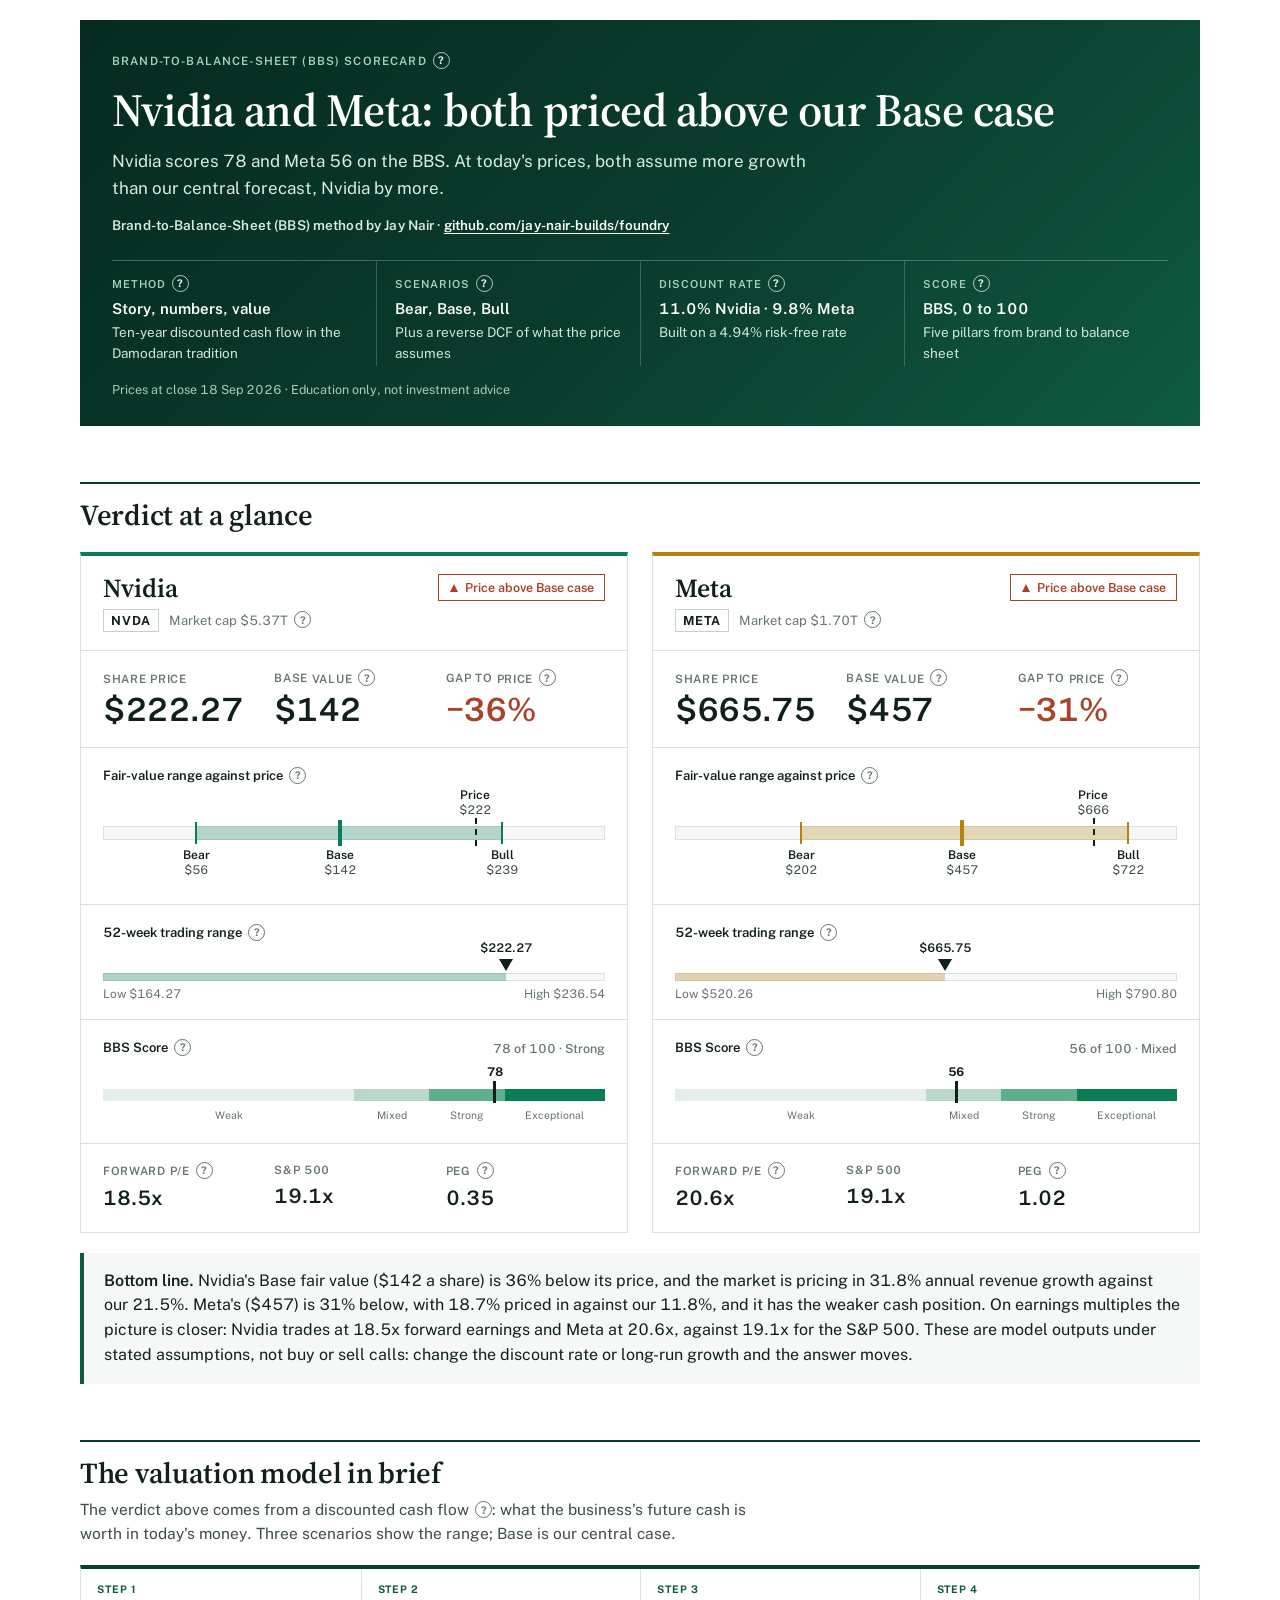
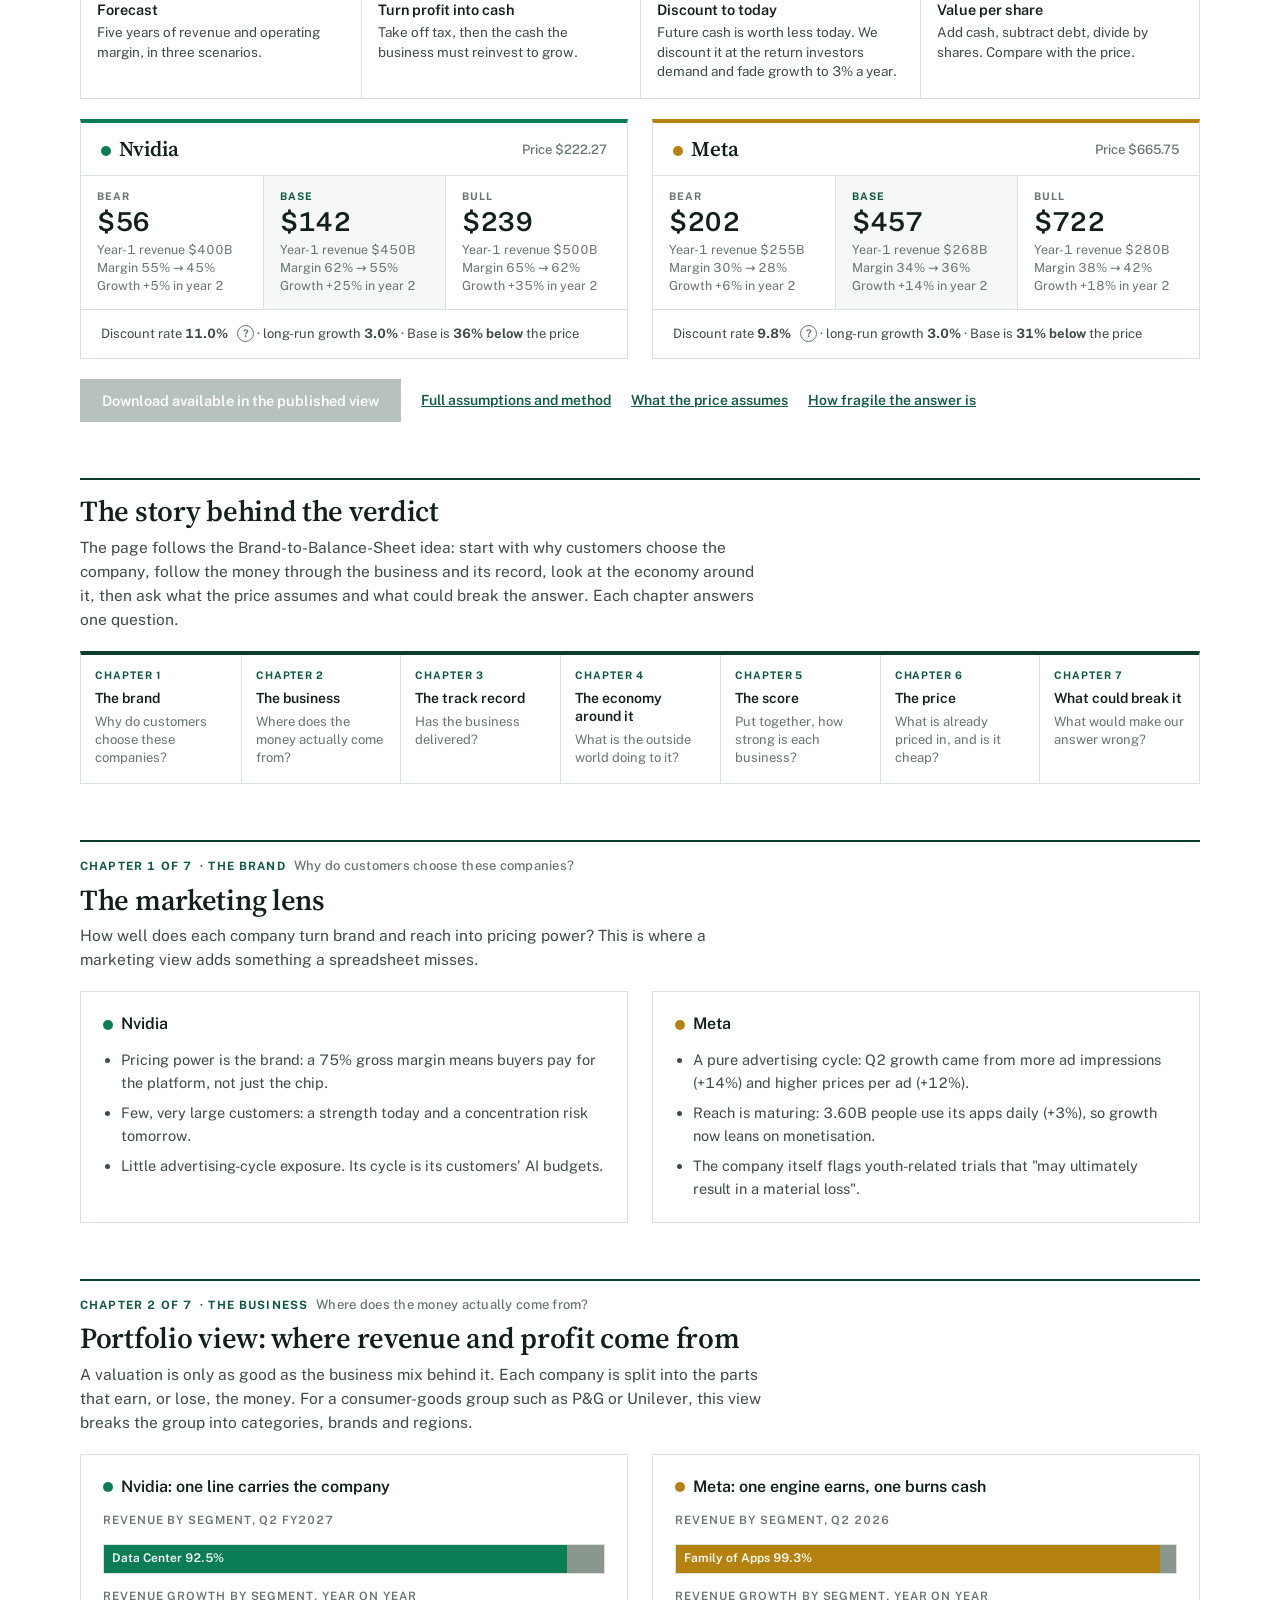
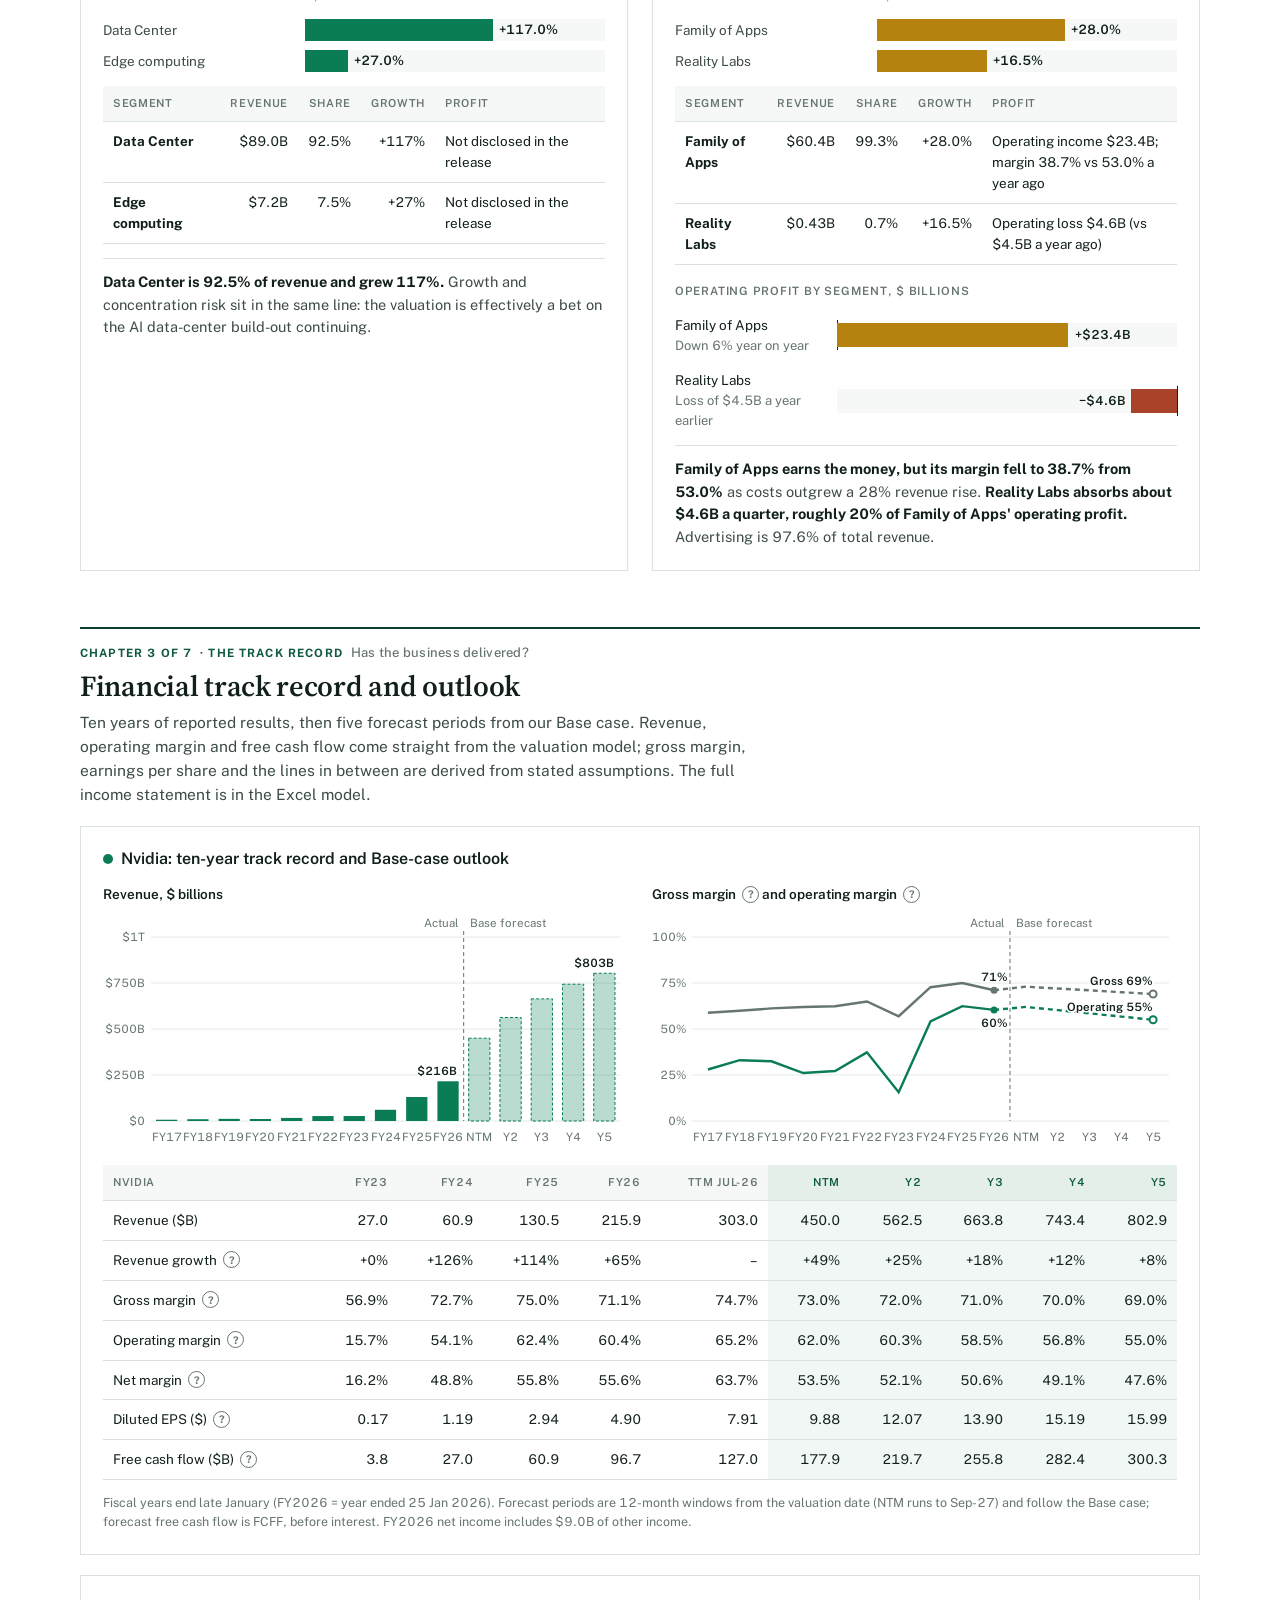
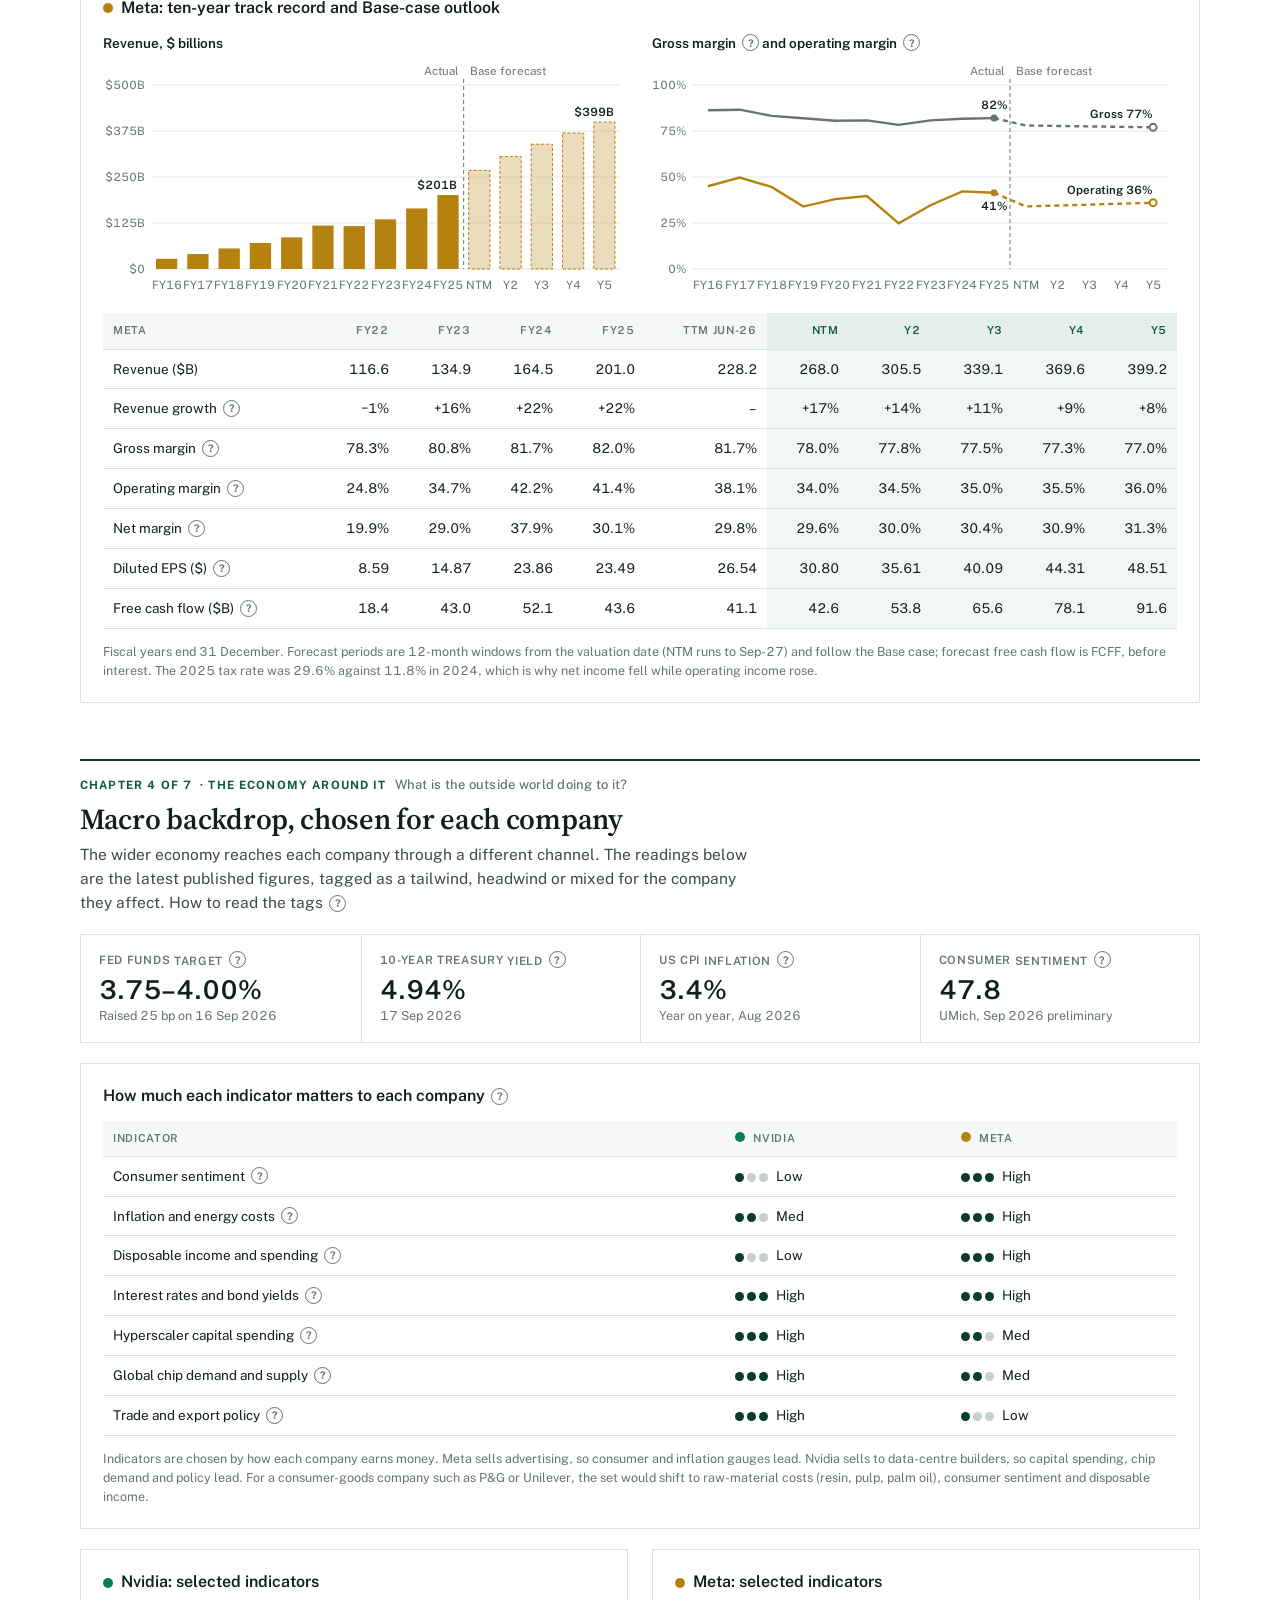
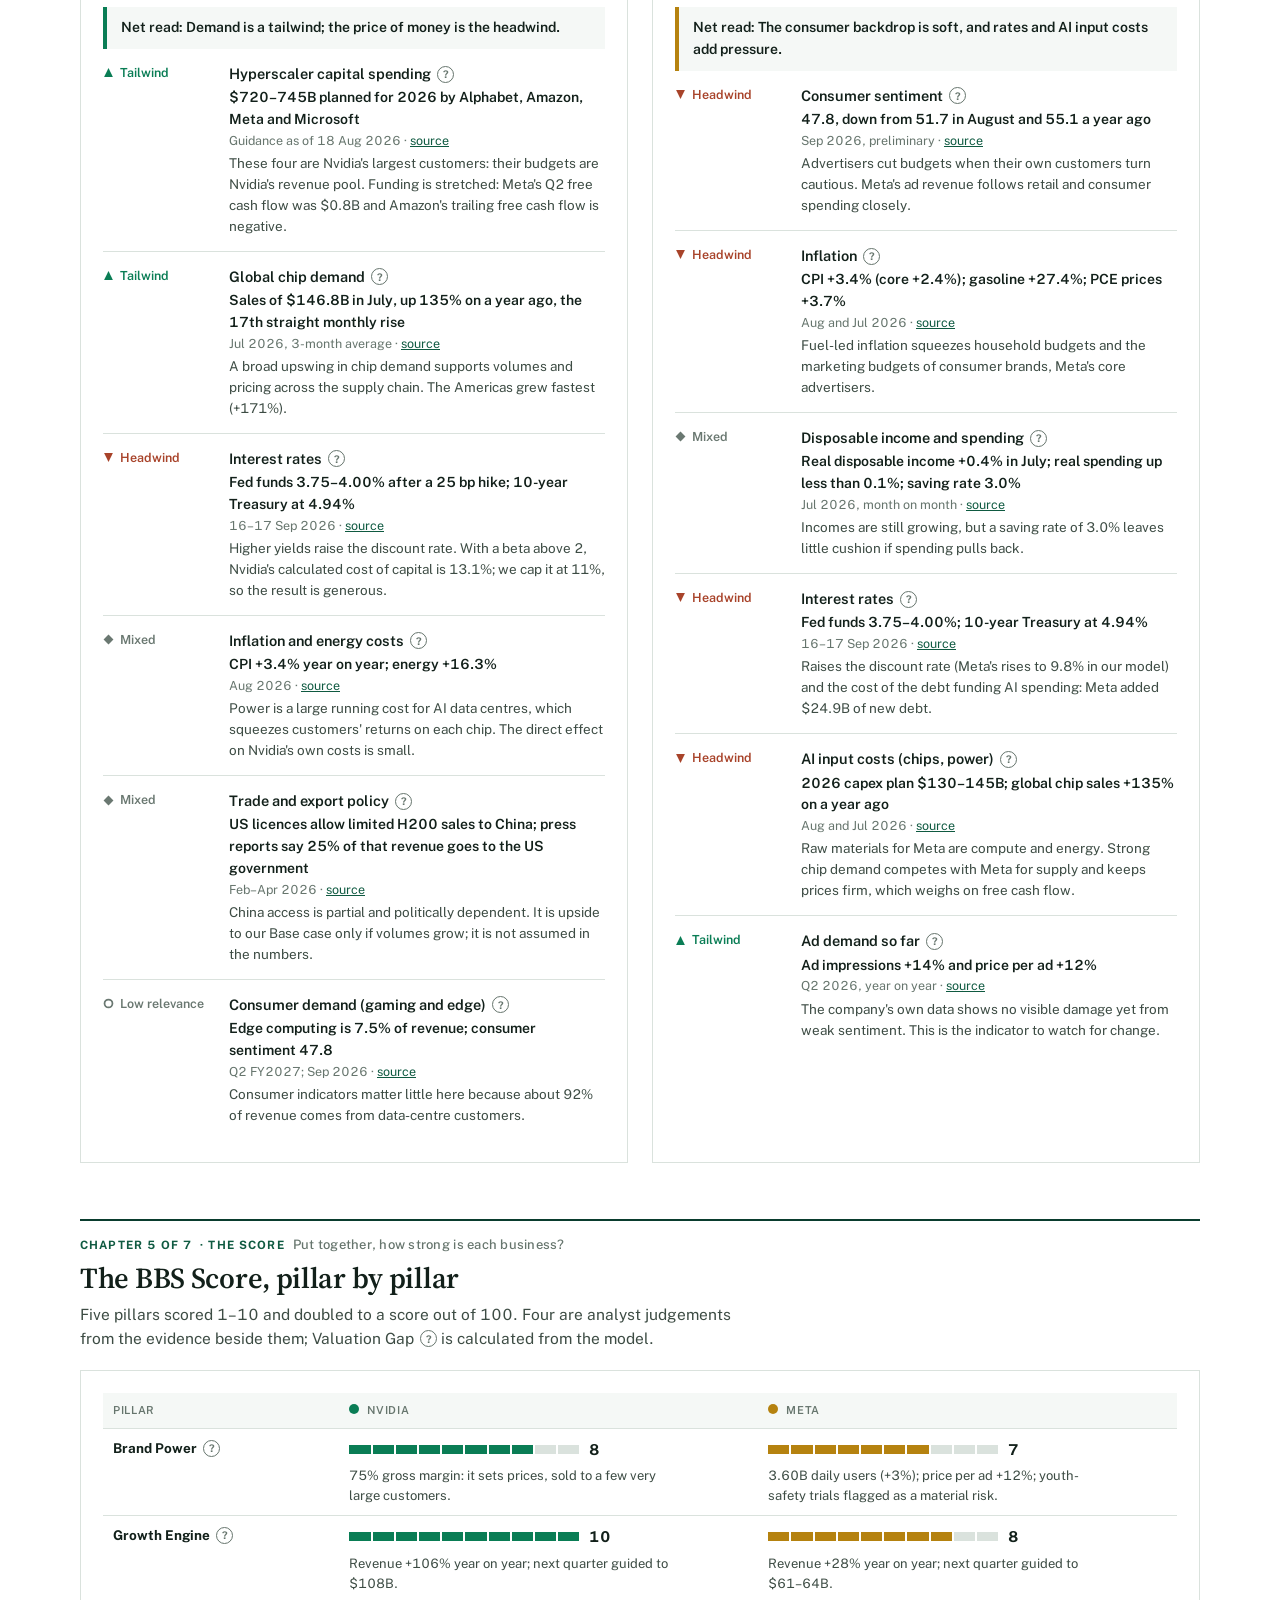
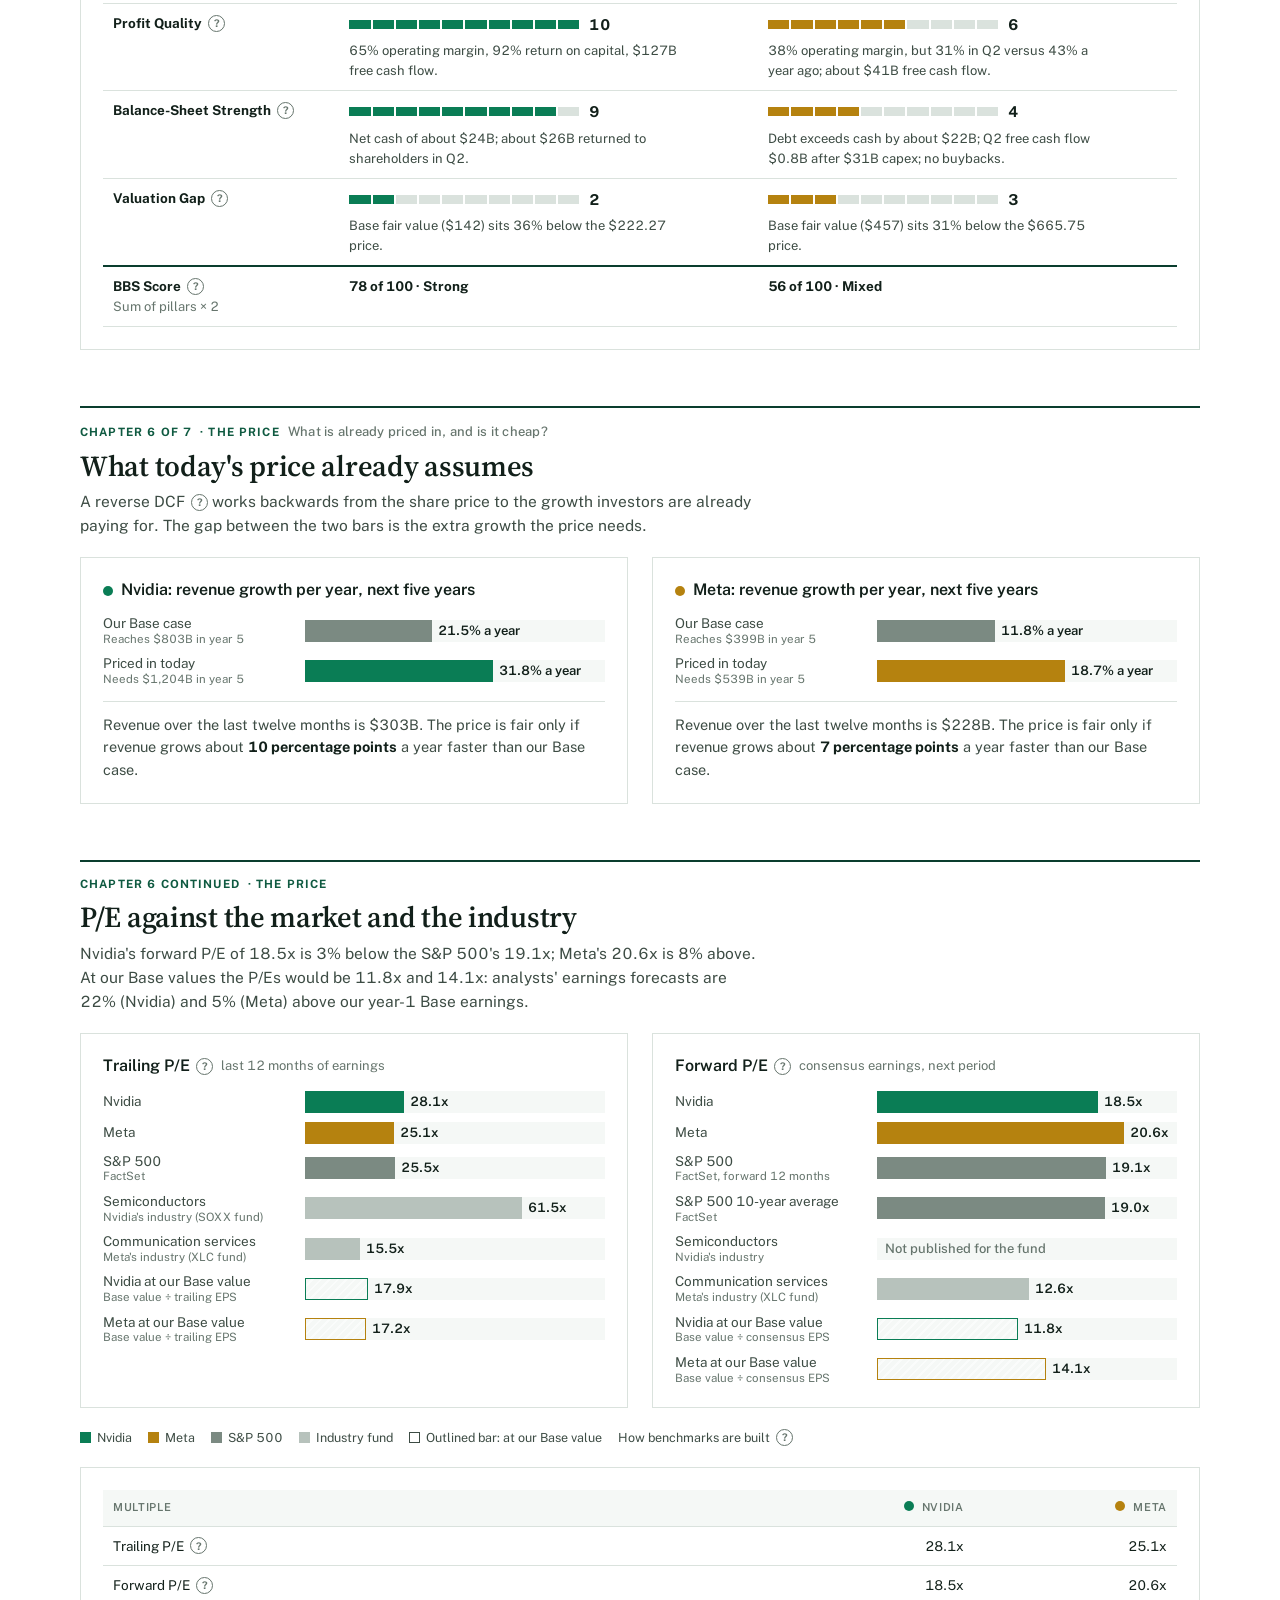
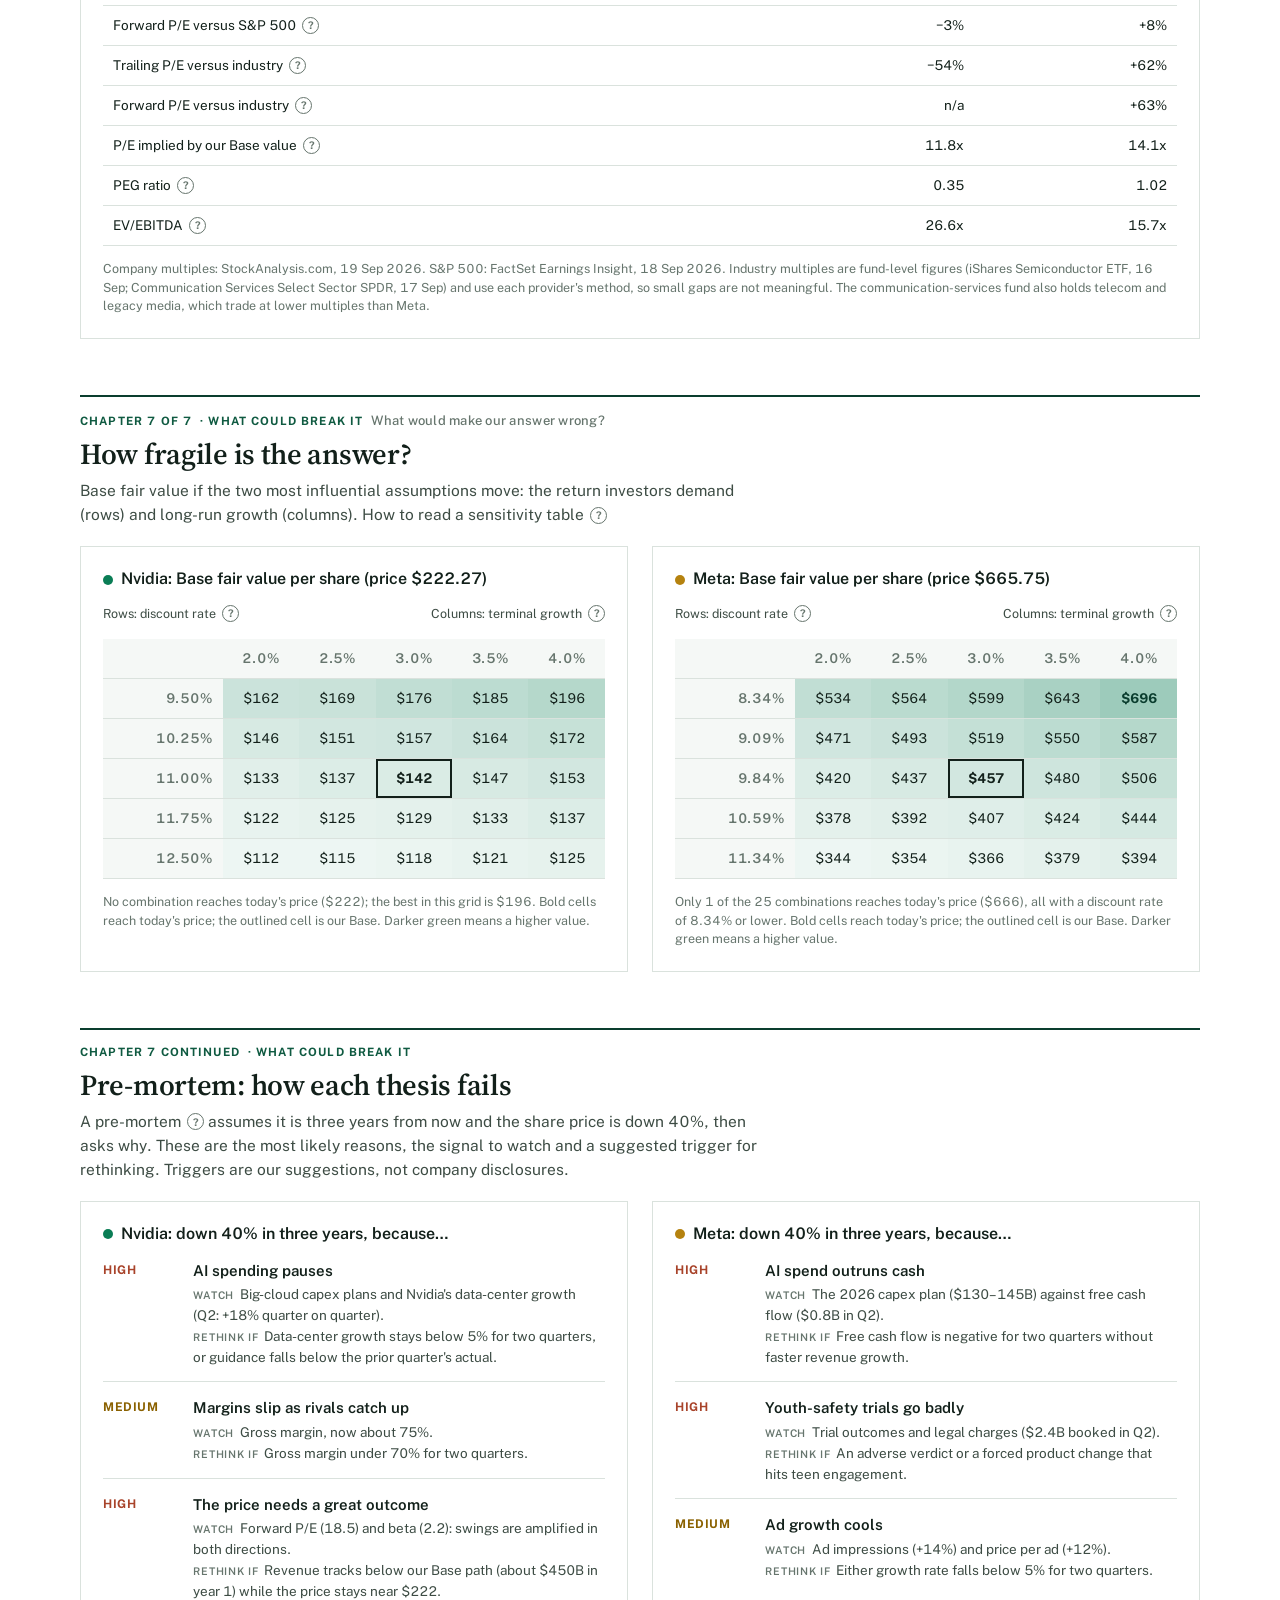
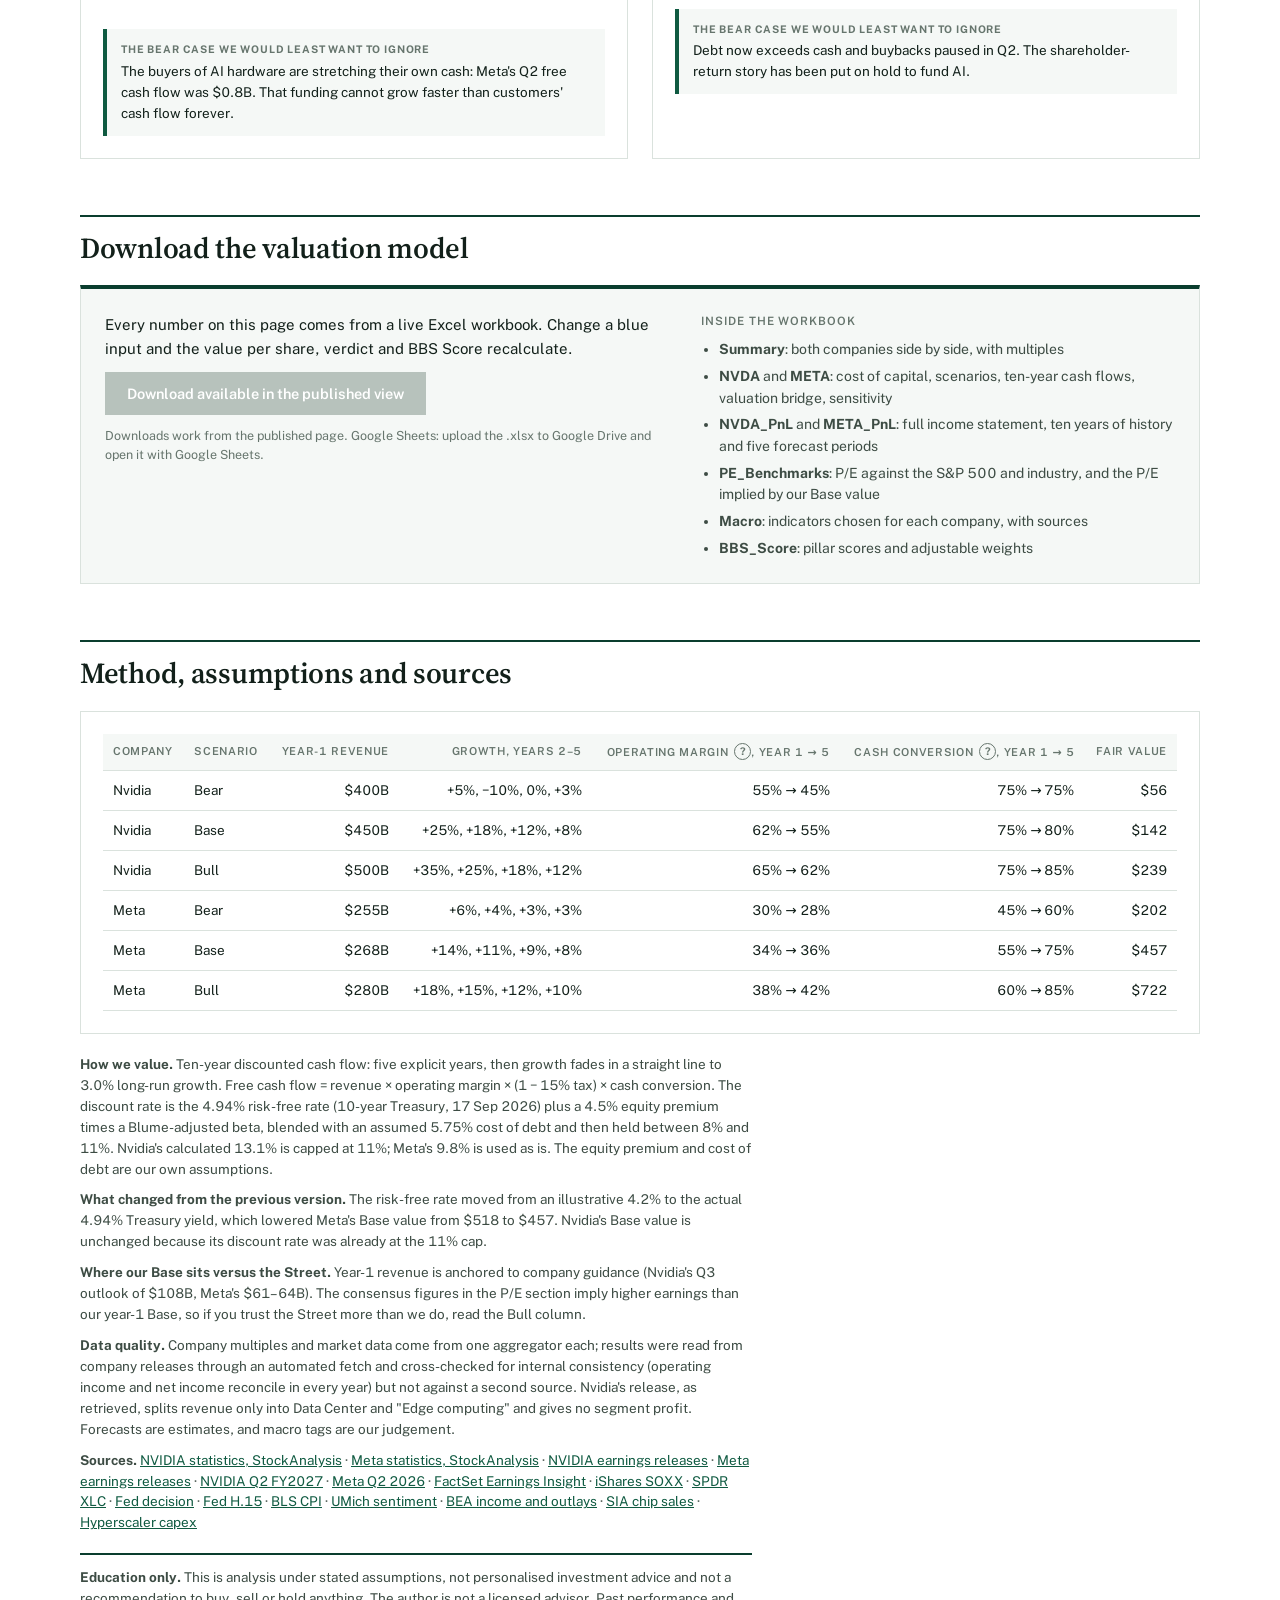
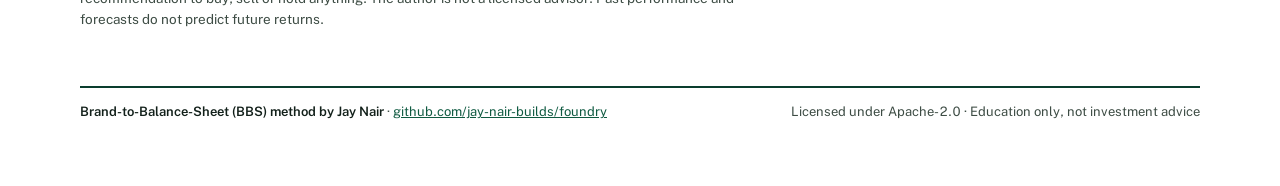
<file: skills/stock-etf-analysis/assets/example/nvda-vs-meta-scorecard.html>
<!doctype html><html><head><meta charset='utf-8'><meta name='viewport' content='width=device-width,initial-scale=1'><style>:root{color-scheme:light}body{margin:0;font-size:14px;background:#f8f8f6}</style></head><body><title>NVDA vs META Scorecard</title>
<link rel="preconnect" href="https://fonts.googleapis.com">
<link rel="preconnect" href="https://fonts.gstatic.com" crossorigin>
<link rel="stylesheet" href="https://fonts.googleapis.com/css2?family=Public+Sans:wght@400;500;600;700&family=Source+Serif+4:opsz,wght@8..60,500;8..60,600&display=swap">
<style>
:root{
  color-scheme:light;
  --paper:#FFFFFF; --band:#F5F8F6; --ink:#12201A; --ink2:#3D4C44; --muted:#66756D; --rule:#DAE2DD; --rule2:#C6D1CB;
  --deep:#0A3D2E; --deep2:#0F5A41; --deep0:#062A20; --mint:#A8D0BF;
  --nv:#0A7D55; --mt:#B5820F;
  --bm1:#7B8A82; --bm2:#B7C2BC;
  --up:#0A7D55; --down:#A8432A; --mixed:#6A7871;
  --serif:'Source Serif 4','Iowan Old Style',Georgia,'Times New Roman',serif;
  --sans:'Public Sans','Segoe UI',system-ui,-apple-system,Arial,sans-serif;
}
*{box-sizing:border-box}
body{background:var(--paper);color:var(--ink);font-family:var(--sans);font-size:15px;line-height:1.55;margin:0;padding-inline:16px;padding-block:20px 64px;font-variant-numeric:tabular-nums}
.wrap{max-width:1120px;margin-inline:auto;display:flex;flex-direction:column;gap:56px}
.wrap>*{min-width:0}
h1,h2,h3,h4{margin:0;font-weight:600;text-wrap:balance}
h1,h2{font-family:var(--serif);letter-spacing:-.01em}
h3,h4{font-family:var(--sans)}
p{margin:0}
ul{margin:0}
button{font-family:inherit}
/* glossary ? */
.q{appearance:none;display:inline-flex;align-items:center;justify-content:center;width:17px;height:17px;margin-left:6px;border:1.5px solid var(--muted);border-radius:50%;background:transparent;color:var(--muted);font:700 10.5px/1 var(--sans);cursor:pointer;vertical-align:1px;padding:0;flex:none;position:relative}
.q:before{content:"";position:absolute;inset:-6px}
.q:hover,.q[aria-expanded="true"]{background:var(--deep);border-color:var(--deep);color:#fff}
.mast .q,.dark .q{border-color:rgba(255,255,255,.7);color:#fff}
.mast .q:hover,.mast .q[aria-expanded="true"]{background:#fff;color:var(--deep);border-color:#fff}
.lb{display:inline}
.nw{white-space:nowrap}
#pop{position:fixed;z-index:50;width:min(330px,calc(100vw - 24px));background:#fff;border:1px solid var(--rule2);border-top:3px solid var(--deep);box-shadow:0 10px 30px rgba(6,42,32,.18);padding:14px 16px;font-size:13.5px;line-height:1.5;color:var(--ink2)}
#pop h5{margin:0 0 6px;font:600 14.5px/1.3 var(--sans);color:var(--ink)}
#pop b{display:block;font-size:10.5px;font-weight:700;letter-spacing:.09em;text-transform:uppercase;color:var(--deep2);margin:8px 0 1px}
#pop p+p{margin-top:0}
.eyebrow{font-size:11.5px;line-height:1.5;font-weight:600;letter-spacing:.1em;text-transform:uppercase;color:var(--mint)}
.lab{font-size:11.5px;font-weight:600;letter-spacing:.08em;text-transform:uppercase;color:var(--muted)}
/* masthead */
.mast{background:linear-gradient(135deg,var(--deep0) 0%,var(--deep) 55%,var(--deep2) 100%);color:#fff;padding:32px 32px 26px;display:flex;flex-direction:column;gap:14px}
.mast h1{font-size:clamp(30px,5vw,46px);line-height:1.08;color:#fff;font-weight:600}
.mast .dek{color:#DCEBE4;font-size:17px;max-width:70ch}
.approach{display:grid;grid-template-columns:repeat(4,minmax(0,1fr));margin-top:10px;border-top:1px solid rgba(255,255,255,.25)}
.approach>div{padding:14px 18px 2px 0;font-size:13.5px;color:#D3E5DC}
.approach>div+div{padding-left:18px;border-left:1px solid rgba(255,255,255,.2)}
.approach b{display:block;font-size:11px;font-weight:600;letter-spacing:.09em;text-transform:uppercase;color:var(--mint);margin-bottom:4px}
.approach .ap{display:block;font-weight:600;color:#fff;font-size:15px;margin-bottom:2px}
.asof{font-size:12.5px;color:#A9CDBE}
/* story thread */
.chap{font-size:11.5px;font-weight:700;letter-spacing:.1em;text-transform:uppercase;color:var(--deep2);display:flex;gap:8px;flex-wrap:wrap;align-items:baseline}
.chap i{font-style:normal;font-weight:500;letter-spacing:.02em;text-transform:none;color:var(--muted);font-size:13px}
.smap{display:grid;grid-template-columns:repeat(7,minmax(0,1fr));border:1px solid var(--rule);border-top:4px solid var(--deep)}
.smap a{display:flex;flex-direction:column;gap:6px;padding:14px 14px 16px;color:var(--ink);text-decoration:none;font-size:13px;line-height:1.4}
.smap a+a{border-left:1px solid var(--rule)}
.smap a:hover{background:rgba(10,125,85,.06)}
.smap a:focus-visible{outline:2px solid var(--deep);outline-offset:-2px}
.smap b{font:700 10.5px/1.3 var(--sans);letter-spacing:.09em;text-transform:uppercase;color:var(--deep2)}
.smap span{font-weight:600;font-size:14px;line-height:1.3}
.smap em{font-style:normal;color:var(--muted)}
.zoom{display:flex;justify-content:space-between;gap:12px;font-size:12px;color:var(--muted);letter-spacing:.04em;text-transform:uppercase;font-weight:600;margin-top:-10px}
@media(max-width:900px){.smap{grid-template-columns:repeat(2,minmax(0,1fr))}.smap a+a{border-left:0}.smap a{border-top:1px solid var(--rule)}.smap a:nth-child(-n+2){border-top:0}.smap a:nth-child(even){border-left:1px solid var(--rule)}}
/* valuation brief */
.vsteps{display:grid;grid-template-columns:repeat(4,minmax(0,1fr));border:1px solid var(--rule);border-top:4px solid var(--deep)}
.vsteps>div{padding:14px 16px 16px;font-size:13.5px;line-height:1.45;color:var(--ink2)}
.vsteps>div+div{border-left:1px solid var(--rule)}
.vsteps b{display:block;font:700 10.5px/1.3 var(--sans);letter-spacing:.09em;text-transform:uppercase;color:var(--deep2);margin-bottom:3px}
.vsteps span{display:block;font-weight:600;font-size:14.5px;color:var(--ink);margin-bottom:3px}
.vm{border:1px solid var(--rule);border-top:4px solid var(--c);display:flex;flex-direction:column;background:var(--paper)}
.vm>*{padding:14px 20px}
.vm>*+*{border-top:1px solid var(--rule)}
.vm h3{font-family:var(--serif);font-size:21px;line-height:1.15;display:flex;align-items:center;justify-content:space-between;gap:10px;flex-wrap:wrap}
.vm h3 small{font:500 13px var(--sans);color:var(--muted)}
.vscen{display:grid;grid-template-columns:repeat(3,minmax(0,1fr));gap:0;padding:0!important}
.vscen>div{padding:14px 16px;font-size:12.5px;color:var(--muted);line-height:1.45}
.vscen>div+div{border-left:1px solid var(--rule)}
.vscen .nm{font:700 10.5px/1.3 var(--sans);letter-spacing:.09em;text-transform:uppercase;color:var(--muted)}
.vscen .fv{font-size:26px;font-weight:600;color:var(--ink);line-height:1.15;margin:3px 0 4px;letter-spacing:-.01em}
.vscen .base{background:var(--band)}
.vscen .base .nm{color:var(--deep2)}
.vfoot{font-size:13px;color:var(--ink2)}
.vact{display:flex;align-items:center;gap:20px;flex-wrap:wrap}
.vact a{color:var(--deep2);font-weight:600;font-size:14px}
@media(max-width:900px){.vsteps{grid-template-columns:repeat(2,minmax(0,1fr))}.vsteps>div+div{border-left:0}.vsteps>div{border-top:1px solid var(--rule)}.vsteps>div:nth-child(-n+2){border-top:0}.vsteps>div:nth-child(even){border-left:1px solid var(--rule)}}
@media(max-width:480px){.vscen .fv{font-size:21px}.vscen>div{padding:12px 10px}}
.byline{font-size:13.5px;color:#DCEBE4;font-weight:600;letter-spacing:.01em}
.byline a{color:#fff;text-underline-offset:3px}
.pagefoot{border-top:2px solid var(--deep);padding-top:14px;display:flex;justify-content:space-between;gap:8px 24px;flex-wrap:wrap;font-size:13px;color:var(--ink2)}
.pagefoot b{font-weight:600;color:var(--ink)}
.pagefoot a{color:var(--deep2)}
/* sections */
.sec{display:flex;flex-direction:column;gap:20px}
.hd{display:flex;flex-direction:column;gap:6px;padding-top:14px;border-top:2px solid var(--deep)}
h2{font-size:clamp(23px,3vw,29px);line-height:1.2}
.lead{color:var(--ink2);max-width:76ch;font-size:15.5px}
.grid2{display:grid;grid-template-columns:repeat(2,minmax(0,1fr));gap:24px}
.grid2>*{min-width:0}
.panel{border:1px solid var(--rule);padding:22px;display:flex;flex-direction:column;gap:14px;background:var(--paper)}
.panel>h3{font-size:16px;line-height:1.3;display:flex;align-items:center}
.sub{color:var(--muted);font-size:13px}
.k{font-size:11.5px;font-weight:600;letter-spacing:.06em;text-transform:uppercase;color:var(--muted);display:flex;align-items:center}
.dot{display:inline-block;width:10px;height:10px;border-radius:50%;margin-right:8px;flex:none}
/* verdict cards */
.card{border:1px solid var(--rule);border-top:4px solid var(--c);display:grid;grid-template-rows:auto auto auto auto auto auto;gap:0;background:var(--paper)}
.card>*{padding:18px 22px}
.card>*+*{border-top:1px solid var(--rule)}
.card-hd{display:flex;align-items:flex-start;justify-content:space-between;gap:12px;flex-wrap:wrap}
.card-hd h3{font-family:var(--serif);font-size:26px;line-height:1.1;font-weight:600}
.card-hd .meta{display:flex;align-items:center;gap:10px;margin-top:6px;font-size:13px;color:var(--muted);flex-wrap:wrap}
.tkr{font-weight:700;letter-spacing:.06em;color:var(--ink);font-size:12.5px;border:1px solid var(--rule2);padding:1px 7px}
.chip{display:inline-flex;align-items:center;gap:6px;font-size:12.5px;font-weight:600;padding:5px 10px;border:1px solid currentColor;line-height:1.2}
.chip svg{width:10px;height:10px;flex:none}
.c-over{color:var(--down)} .c-fair{color:var(--mixed)} .c-under{color:var(--up)}
.stats3{display:grid;grid-template-columns:repeat(3,minmax(0,1fr));gap:12px;align-items:end}
.stats3 .v{font-size:clamp(24px,3.4vw,32px);font-weight:600;line-height:1.15;margin-top:4px;letter-spacing:-.01em}
.v.neg{color:var(--down)} .v.pos{color:var(--up)}
.blk-t{display:flex;justify-content:space-between;align-items:center;gap:10px;font-size:13px;font-weight:600;margin-bottom:10px}
.blk-t .r{font-weight:500;color:var(--muted);font-size:12.5px}
.rng{position:relative;height:90px}
.rng .track{position:absolute;left:0;right:0;top:30px;height:14px;background:var(--band);border:1px solid var(--rule)}
.rng .band{position:absolute;top:30px;height:14px;background:var(--c);opacity:.28}
.rng .mk{position:absolute;top:26px;width:2px;height:22px;background:var(--c);margin-left:-1px}
.rng .mk.base{width:4px;margin-left:-2px;top:24px;height:26px}
.rng .px{position:absolute;top:22px;height:28px;width:0;border-left:2px dashed var(--ink)}
.rng .lbl{position:absolute;transform:translateX(-50%);font-size:12px;line-height:1.25;text-align:center;white-space:nowrap;color:var(--ink2)}
.rng .lbl b{display:block;font-weight:600;color:var(--ink)}
.rng .lbl.top{top:-8px}
.rng .lbl.bot{top:52px}
.rng .lbl.top b{color:var(--ink)}
.w52{position:relative;height:48px}
.w52 .track{position:absolute;left:0;right:0;top:20px;height:8px;background:var(--band);border:1px solid var(--rule)}
.w52 .fill{position:absolute;top:20px;height:8px;background:var(--bm2)}
.w52 .mk{position:absolute;width:0;height:0;margin-left:-7px;border-left:7px solid transparent;border-right:7px solid transparent;border-top:12px solid var(--ink);top:6px}
.w52 .lo,.w52 .hi{position:absolute;top:32px;font-size:12px;color:var(--muted)}
.w52 .lo{left:0}.w52 .hi{right:0}
.w52 .pl{position:absolute;top:-14px;transform:translateX(-50%);font-size:12px;font-weight:600;white-space:nowrap}
.gauge{position:relative;height:56px}
.gauge .zones{position:absolute;left:0;right:0;top:20px;height:12px;display:flex}
.gauge .zones i{display:block;height:100%}
.gauge .zl{position:absolute;top:38px;font-size:10.5px;color:var(--muted);white-space:nowrap}
.gauge .mk{position:absolute;top:12px;width:3px;height:22px;background:var(--ink);margin-left:-1.5px}
.gauge .pl{position:absolute;top:-6px;transform:translateX(-50%);font-size:12px;font-weight:700;white-space:nowrap}
.mult3{display:grid;grid-template-columns:repeat(3,minmax(0,1fr));gap:12px}
.mult3 .v{font-size:20px;font-weight:600;margin-top:2px}
.bottom{border-left:4px solid var(--deep2);background:var(--band);padding:16px 20px;font-size:16px;color:var(--ink)}
.bottom b{font-weight:600}
/* bars */
.bars{display:flex;flex-direction:column;gap:9px}
.bar{display:grid;grid-template-columns:minmax(120px,190px) minmax(0,1fr);gap:12px;align-items:center;font-size:13.5px}
.bar .n{color:var(--ink2);line-height:1.25}
.bar .n small{display:block;color:var(--muted);font-size:11.5px}
.bar .t{position:relative;height:22px;background:var(--band)}
.bar .t i{position:absolute;left:0;top:0;bottom:0}
.bar .t.out i{background:repeating-linear-gradient(135deg,transparent 0 4px,rgba(255,255,255,.55) 4px 6px)!important;border:1.5px solid var(--cc)}
.bar .t span{position:absolute;top:50%;transform:translateY(-50%);font-size:13px;font-weight:600;white-space:nowrap;padding-left:6px}
.bar .t.na span{color:var(--muted);font-weight:500;padding-left:8px}
.legend{display:flex;gap:16px;flex-wrap:wrap;font-size:12.5px;color:var(--ink2)}
.legend i{display:inline-block;width:11px;height:11px;margin-right:6px;vertical-align:-1px}
.note{font-size:12.5px;color:var(--muted);line-height:1.5}
/* tables */
.tw{overflow-x:auto}
table{border-collapse:collapse;width:100%;font-size:13.5px}
th,td{padding:9px 10px;text-align:left;border-bottom:1px solid var(--rule);vertical-align:top}
th{font-size:11px;font-weight:600;letter-spacing:.06em;text-transform:uppercase;color:var(--muted);white-space:nowrap;background:var(--band)}
td.n,th.n{text-align:right;white-space:nowrap}
tr.tot td{font-weight:700;border-top:2px solid var(--deep)}
.fc{background:#F1F7F4}
th.fc{background:#E4EFE9;color:var(--deep2)}
.mt th{white-space:normal}
.tt td:first-child,.tt th:first-child{position:sticky;left:0;background:#fff;z-index:1;min-width:150px}
.tt th:first-child{background:var(--band)}
/* charts */
.charts{display:grid;grid-template-columns:repeat(2,minmax(0,1fr));gap:24px}
.ch h4{font-size:13.5px;font-weight:600;margin-bottom:6px}
svg{display:block;max-width:100%}
svg text{font-family:var(--sans);fill:var(--ink2);font-size:11.5px}
svg .mut{fill:var(--muted)}
svg .st{fill:var(--ink);font-weight:600}
svg .halo{paint-order:stroke;stroke:#fff;stroke-width:3px;stroke-linejoin:round}
/* meters */
.meter{display:flex;gap:2px;align-items:center}
.meter i{display:block;width:100%;max-width:22px;height:9px;background:var(--rule)}
.meter i.on{background:var(--c)}
.sc{display:flex;align-items:center;gap:10px}
.sc b{font-size:15px;min-width:22px}
.pil td{vertical-align:top}
.pil .ev{color:var(--ink2);font-size:13px;margin-top:5px;max-width:42ch}
/* macro */
.tiles{display:grid;grid-template-columns:repeat(4,minmax(0,1fr));gap:0;border:1px solid var(--rule)}
.tile{padding:16px 18px}
.tile+.tile{border-left:1px solid var(--rule)}
.tile .v{font-size:26px;font-weight:600;line-height:1.15;margin-top:4px}
.tile .s{font-size:12.5px;color:var(--muted);margin-top:2px}
.rel{display:inline-flex;gap:3px;vertical-align:middle;margin-right:8px}
.rel i{display:block;width:9px;height:9px;border-radius:50%;background:var(--rule2)}
.rel i.on{background:var(--deep)}
.mi{display:grid;grid-template-columns:110px minmax(0,1fr);gap:4px 16px;align-items:start;padding:14px 0;border-top:1px solid var(--rule)}
.mi:first-of-type{border-top:0;padding-top:0}
.dir{display:inline-flex;align-items:center;align-self:start;gap:6px;font-size:12.5px;font-weight:600;line-height:1.3;padding-top:2px}
.dir svg{width:11px;height:11px;flex:none}
.d-tail{color:var(--up)} .d-head{color:var(--down)} .d-mix,.d-low{color:var(--mixed)}
.mi h4{font-size:14.5px;display:flex;align-items:center;flex-wrap:wrap}
.mi .rd{font-weight:600;font-size:14px;margin-top:2px}
.mi .pd{color:var(--muted);font-size:12.5px}
.mi .wy{color:var(--ink2);font-size:13.5px;margin-top:3px}
.net{background:var(--band);padding:10px 14px;font-size:14px;font-weight:600;border-left:4px solid var(--c)}
/* heat */
.heat td,.heat th{text-align:center;padding:9px 4px;font-size:13.5px}
.heat th.rh{text-align:right;white-space:nowrap;padding-right:10px}
.heat td.hit{font-weight:700;color:var(--deep)}
.heat td.bc{outline:2px solid var(--ink);outline-offset:-2px;font-weight:700}
.axis{font-size:12.5px;color:var(--ink2);display:flex;justify-content:space-between;gap:12px;flex-wrap:wrap;margin-bottom:2px}
/* pre-mortem */
.pm .it{display:grid;grid-template-columns:78px minmax(0,1fr);gap:12px;padding:14px 0;border-top:1px solid var(--rule)}
.pm .it:first-of-type{border-top:0;padding-top:0}
.sev{font-size:12px;font-weight:700;text-transform:uppercase;letter-spacing:.05em;padding-top:2px}
.sev.High{color:var(--down)} .sev.Medium{color:#8A6100}
.pm h4{font-size:15px;margin-bottom:2px}
.pm .w{font-size:13.5px;color:var(--ink2)}
.pm .w b{font-size:10.5px;letter-spacing:.08em;text-transform:uppercase;color:var(--muted);font-weight:600;margin-right:6px}
.ignore{padding:12px 14px;background:var(--band);border-left:4px solid var(--deep2);font-size:13.5px}
.ignore b{display:block;font-size:10.5px;letter-spacing:.08em;text-transform:uppercase;color:var(--muted);margin-bottom:3px}
.lens ul{padding-left:18px;display:flex;flex-direction:column;gap:8px;color:var(--ink2);font-size:14.5px}
/* segments */
.stack{display:flex;height:30px;border:1px solid var(--rule)}
.stack div{display:flex;align-items:center;padding-inline:8px;font-size:12px;font-weight:600;color:#fff;white-space:nowrap;overflow:hidden}
.pbar{display:grid;grid-template-columns:minmax(110px,150px) minmax(0,1fr);gap:12px;align-items:center;font-size:13.5px}
.pb{position:relative;height:24px;background:var(--band)}
.pb i{position:absolute;top:0;bottom:0}
.pb .z{position:absolute;top:-3px;bottom:-3px;width:1px;background:var(--ink)}
.pb span{position:absolute;top:50%;transform:translateY(-50%);font-size:12.5px;font-weight:600;white-space:nowrap}
.insight{border-top:1px solid var(--rule);padding-top:12px;color:var(--ink2);font-size:14.5px}
.insight b{color:var(--ink)}
/* download */
.dlbox{display:grid;grid-template-columns:1.2fr 1fr;gap:28px;background:var(--band);border:1px solid var(--rule);border-top:4px solid var(--deep);padding:24px}
.dlbox ul{padding-left:18px;color:var(--ink2);font-size:14px;display:flex;flex-direction:column;gap:5px;margin-top:8px}
.btn{appearance:none;border:0;background:var(--deep);color:#fff;font:600 14.5px var(--sans);padding:13px 22px;cursor:pointer;width:fit-content}
.btn:hover{background:var(--deep2)}
.btn[disabled]{background:var(--bm2);cursor:not-allowed}
.foot{font-size:13.5px;color:var(--ink2);display:flex;flex-direction:column;gap:10px;max-width:84ch}
.foot a{color:var(--deep2)}
.disc{border-top:2px solid var(--deep);padding-top:12px;font-size:13.5px;color:var(--ink2);max-width:84ch}
#tip{position:fixed;z-index:40;pointer-events:none;background:var(--deep0);color:#fff;font-size:12.5px;line-height:1.5;padding:7px 10px;max-width:260px;white-space:pre-line}
:focus-visible{outline:2px solid var(--deep2);outline-offset:2px}
@media (max-width:980px){
  .approach{grid-template-columns:repeat(2,minmax(0,1fr))}
  .approach>div:nth-child(3){padding-left:0;border-left:0}
  .approach>div:nth-child(n+3){border-top:1px solid rgba(255,255,255,.2);margin-top:10px}
  .tiles{grid-template-columns:repeat(2,minmax(0,1fr))}
  .tile:nth-child(3){border-left:0}
  .tile:nth-child(n+3){border-top:1px solid var(--rule)}
  .dlbox{grid-template-columns:1fr}
}
@media (max-width:820px){
  .grid2,.charts{grid-template-columns:minmax(0,1fr)}
  .mast{padding:24px 18px 20px}
  .panel{padding:18px 16px}
  .card>*{padding:16px}
  .bar{grid-template-columns:1fr;gap:3px}
  .pbar{grid-template-columns:1fr;gap:3px}
  .mi{grid-template-columns:1fr}
  .pm .it{grid-template-columns:1fr;gap:3px}
  .wrap{gap:44px}
}
@media (max-width:480px){
  .approach{grid-template-columns:minmax(0,1fr)}
  .approach>div,.approach>div+div{padding-left:0;border-left:0}
  .approach>div+div{border-top:1px solid rgba(255,255,255,.2);margin-top:10px}
  .stats3 .v{font-size:23px}
  .mult3 .v{font-size:17px}
}
</style>

<main class="wrap" id="app"></main>
<div id="pop" role="dialog" aria-live="polite" hidden></div>
<div id="tip" role="tooltip" hidden></div>

<script>
const D = {"asof": "18 Sep 2026", "order": ["NVDA", "META"], "terminal": 0.03, "tax": 0.15, "rf": 0.0494, "erp": 0.045, "kd": 0.0575, "bottom": "<b>Bottom line.</b> Nvidia's Base fair value ($142 a share) is 36% below its price, and the market is pricing in 31.8% annual revenue growth against our 21.5%. Meta's ($457) is 31% below, with 18.7% priced in against our 11.8%, and it has the weaker cash position. On earnings multiples the picture is closer: Nvidia trades at 18.5x forward earnings and Meta at 20.6x, against 19.1x for the S&amp;P 500. These are model outputs under stated assumptions, not buy or sell calls: change the discount rate or long-run growth and the answer moves.", "s": {"NVDA": {"name": "Nvidia", "tk": "NVDA", "cls": "nv", "color": "#0A7D55", "price": 222.27, "mcap": "$5.37T", "low": 164.27, "high": 236.54, "ttm": 302.97, "fv": {"Bear": 55.76354705392177, "Base": 141.6234553854109, "Bull": 238.70364515819676}, "mos": -0.3628314420056198, "axisMax": 300, "wacc": 0.11, "waccCalc": 0.13059165748420187, "sens": {"waccs": [0.095, 0.10250000000000001, 0.11, 0.1175, 0.125], "tgs": [0.02, 0.025, 0.03, 0.035, 0.04], "grid": [[161.9264525583301, 168.5984767546851, 176.29696621201788, 185.2785372455727, 195.8931211943193], [146.13527450045964, 151.28733500101856, 157.15002453613738, 163.8812606690515, 171.68949458323198], [133.01481276715018, 137.06593870515522, 141.6234553854109, 146.7886409563673, 152.69171018031747], [121.94698239400178, 125.18120459482198, 128.78505219002167, 132.8257297967607, 137.38778515920802], [112.49039177542929, 115.10605597048418, 117.99705323870278, 121.20927242561233, 124.7993997521583]]}, "sensNote": "No combination reaches today's price ($222); the best in this grid is $196.", "rdcf": {"base": 0.2152044104052, "implied": 0.31782022146686617, "baseRev": 802.8720000000002, "implRev": 1204.1496497354406}, "bbs": [8, 10, 10, 9, 2], "bbsTotal": 78, "ev": ["75% gross margin: it sets prices, sold to a few very large customers.", "Revenue +106% year on year; next quarter guided to $108B.", "65% operating margin, 92% return on capital, $127B free cash flow.", "Net cash of about $24B; about $26B returned to shareholders in Q2.", "Base fair value ($142) sits 36% below the $222.27 price."], "pm": [["High", "AI spending pauses", "Big-cloud capex plans and Nvidia's data-center growth (Q2: +18% quarter on quarter).", "Data-center growth stays below 5% for two quarters, or guidance falls below the prior quarter's actual."], ["Medium", "Margins slip as rivals catch up", "Gross margin, now about 75%.", "Gross margin under 70% for two quarters."], ["High", "The price needs a great outcome", "Forward P/E (18.5) and beta (2.2): swings are amplified in both directions.", "Revenue tracks below our Base path (about $450B in year 1) while the price stays near $222."]], "ignore": "The buyers of AI hardware are stretching their own cash: Meta's Q2 free cash flow was $0.8B. That funding cannot grow faster than customers' cash flow forever.", "seg": {"title": "one line carries the company", "period": "Q2 FY2027", "parts": [{"name": "Data Center", "rev": "$89.0B", "share": 0.9251559251559252, "growth": "+117%", "g": 1.17, "profit": "Not disclosed in the release"}, {"name": "Edge computing", "rev": "$7.2B", "share": 0.07484407484407485, "growth": "+27%", "g": 0.27, "profit": "Not disclosed in the release"}], "insight": "<b>Data Center is 92.5% of revenue and grew 117%.</b> Growth and concentration risk sit in the same line: the valuation is effectively a bet on the AI data-center build-out continuing."}, "lens": ["Pricing power is the brand: a 75% gross margin means buyers pay for the platform, not just the chip.", "Few, very large customers: a strength today and a concentration risk tomorrow.", "Little advertising-cycle exposure. Its cycle is its customers' AI budgets."], "fin": {"hist": {"short": ["FY17", "FY18", "FY19", "FY20", "FY21", "FY22", "FY23", "FY24", "FY25", "FY26"], "labels": ["FY2017", "FY2018", "FY2019", "FY2020", "FY2021", "FY2022", "FY2023", "FY2024", "FY2025", "FY2026"], "rev": [6.91, 9.714, 11.716, 10.918, 16.675, 26.914, 26.974, 60.922, 130.497, 215.938], "g": [null, 0.4057887120115775, 0.20609429689108505, -0.06811198361215431, 0.5272943762593882, 0.6140329835082459, 0.002229323028906993, 1.2585452658115224, 1.1420340763599355, 0.6547353579009478], "gm": [0.5879884225759768, 0.5993411570928556, 0.6120689655172413, 0.619893753434695, 0.623448275862069, 0.6492903321691313, 0.5692889449099132, 0.7271757329043695, 0.7498869705816992, 0.7106808435754708], "om": [0.27988422575976846, 0.3304508956145769, 0.3246841925571868, 0.2606704524638212, 0.271784107946027, 0.3730772088875678, 0.1565952398606065, 0.5412166376678376, 0.6241752683969747, 0.6038168363141272], "nm": [0.2410998552821997, 0.3136709903232448, 0.35344827586206895, 0.2560908591317091, 0.25979010494752625, 0.3623393029649996, 0.16193371394676356, 0.4884934834706674, 0.5584802715771244, 0.5560253406070261], "eps": [0.06417565485362095, 0.12053006329113924, 0.16564, 0.11310679611650486, 0.17258964143426295, 0.38469428007889545, 0.17423214998005584, 1.1932638331996792, 2.938235768424448, 4.897895080362242], "fcf": [1.496, 2.909, 3.143, 4.272, 4.694, 8.132, 3.808, 27.021, 60.853, 96.676]}, "fwd": {"short": ["NTM", "Y2", "Y3", "Y4", "Y5"], "labels": ["NTM", "Year 2", "Year 3", "Year 4", "Year 5"], "rev": [450.0, 562.5, 663.75, 743.4000000000001, 802.8720000000002], "g": [0.48529557381919, 0.25, 0.17999999999999994, 0.1200000000000001, 0.08000000000000007], "gm": [0.73, 0.72, 0.71, 0.7, 0.69], "om": [0.62, 0.6025, 0.585, 0.5675, 0.55], "nm": [0.5355, 0.520625, 0.50575, 0.49087499999999995, 0.47600000000000003], "eps": [9.879494560179538, 12.066663512223752, 13.901350756939468, 15.187523617395293, 15.985406310862844], "fcf": [177.8625, 219.65361328125, 255.7885078125, 282.3955903125001, 300.27412800000013]}, "ltm": {"label": "TTM Jul-26", "rev": 302.97, "gm": 0.7467439020365053, "om": 0.652140475954715, "nm": 0.6366306895072119, "eps": 7.91, "fcf": 127.006}, "note": "Fiscal years end late January (FY2026 = year ended 25 Jan 2026). Forecast periods are 12-month windows from the valuation date (NTM runs to Sep-27) and follow the Base case; forecast free cash flow is FCFF, before interest. FY2026 net income includes $9.0B of other income."}, "pe": {"t": 28.11, "f": 18.45, "peg": 0.35, "ev": 26.55, "ps": 17.72, "baseImplied": 11.755759894996313, "baseImpliedT": 17.904355927359152, "consVsModel": 0.2194100010037141, "fwdEps": 12.047154471544717, "modelEps": 9.879494560179538}, "macro": {"net": "Demand is a tailwind; the price of money is the headwind.", "items": [{"k": "capex_hyper", "n": "Hyperscaler capital spending", "r": "$720–745B planned for 2026 by Alphabet, Amazon, Meta and Microsoft", "p": "Guidance as of 18 Aug 2026", "d": "tail", "why": "These four are Nvidia's largest customers: their budgets are Nvidia's revenue pool. Funding is stretched: Meta's Q2 free cash flow was $0.8B and Amazon's trailing free cash flow is negative.", "s": "capex", "url": "https://www.tmtfinance.com/intel/2026-hyperscaler-capex-tops-us700bn-analysis"}, {"k": "semisales", "n": "Global chip demand", "r": "Sales of $146.8B in July, up 135% on a year ago, the 17th straight monthly rise", "p": "Jul 2026, 3-month average", "d": "tail", "why": "A broad upswing in chip demand supports volumes and pricing across the supply chain. The Americas grew fastest (+171%).", "s": "sia", "url": "https://www.semiconductors.org/global-semiconductor-sales-increase-6-4-month-to-month-in-july/"}, {"k": "y10", "n": "Interest rates", "r": "Fed funds 3.75–4.00% after a 25 bp hike; 10-year Treasury at 4.94%", "p": "16–17 Sep 2026", "d": "head", "why": "Higher yields raise the discount rate. With a beta above 2, Nvidia's calculated cost of capital is 13.1%; we cap it at 11%, so the result is generous.", "s": "fed", "url": "https://www.advisorperspectives.com/dshort/updates/2026/09/16/feds-interest-rate-decision-september-16-2026"}, {"k": "cpi", "n": "Inflation and energy costs", "r": "CPI +3.4% year on year; energy +16.3%", "p": "Aug 2026", "d": "mix", "why": "Power is a large running cost for AI data centres, which squeezes customers' returns on each chip. The direct effect on Nvidia's own costs is small.", "s": "cpi", "url": "https://www.bls.gov/news.release/cpi.nr0.htm"}, {"k": "export", "n": "Trade and export policy", "r": "US licences allow limited H200 sales to China; press reports say 25% of that revenue goes to the US government", "p": "Feb–Apr 2026", "d": "mix", "why": "China access is partial and politically dependent. It is upside to our Base case only if volumes grow; it is not assumed in the numbers.", "s": "bbg", "url": "https://www.bloomberg.com/news/articles/2026-02-26/nvidia-gets-us-license-for-small-amount-of-h200-exports-to-china"}, {"k": "sentiment", "n": "Consumer demand (gaming and edge)", "r": "Edge computing is 7.5% of revenue; consumer sentiment 47.8", "p": "Q2 FY2027; Sep 2026", "d": "low", "why": "Consumer indicators matter little here because about 92% of revenue comes from data-centre customers.", "s": "umich", "url": "https://www.academic-capital.com/2026/09/september-2026-university-of-michigan.html"}]}, "as": {"Bear": {"r1": 400, "g": "+5%, −10%, 0%, +3%", "m": "55% → 45%", "f": "75% → 75%"}, "Base": {"r1": 450, "g": "+25%, +18%, +12%, +8%", "m": "62% → 55%", "f": "75% → 80%"}, "Bull": {"r1": 500, "g": "+35%, +25%, +18%, +12%", "m": "65% → 62%", "f": "75% → 85%"}}}, "META": {"name": "Meta", "tk": "META", "cls": "mt", "color": "#B5820F", "price": 665.75, "mcap": "$1.70T", "low": 520.26, "high": 790.8, "ttm": 228.25, "fv": {"Bear": 201.50359312753812, "Base": 456.84317778275476, "Bull": 722.4617840048696}, "mos": -0.3137916969091179, "axisMax": 800, "wacc": 0.09836609428798447, "waccCalc": 0.09836609428798447, "sens": {"waccs": [0.08336609428798447, 0.09086609428798448, 0.09836609428798447, 0.10586609428798446, 0.11336609428798447], "tgs": [0.02, 0.025, 0.03, 0.035, 0.04], "grid": [[533.6253199241423, 563.7264364073641, 599.4680474564395, 642.5994656783375, 695.6767687971949], [470.7692469545233, 493.1839985965767, 519.2813837153241, 550.0501863461346, 586.8679697492078], [420.12219530773285, 437.23139387281117, 456.84317778275476, 479.5499581778552, 506.14714458214695], [378.4772454734435, 391.80221636674725, 406.8835675005737, 424.09306627472836, 443.91536590798836], [343.658321765858, 354.21094801890416, 366.0293917896325, 379.3559423351219, 394.49893829382614]]}, "sensNote": "Only 1 of the 25 combinations reaches today's price ($666), all with a discount rate of 8.34% or lower.", "rdcf": {"base": 0.1183053904166127, "implied": 0.18730788006099597, "baseRev": 399.22053984000013, "implRev": 538.551868669113}, "bbs": [7, 8, 6, 4, 3], "bbsTotal": 56, "ev": ["3.60B daily users (+3%); price per ad +12%; youth-safety trials flagged as a material risk.", "Revenue +28% year on year; next quarter guided to $61–64B.", "38% operating margin, but 31% in Q2 versus 43% a year ago; about $41B free cash flow.", "Debt exceeds cash by about $22B; Q2 free cash flow $0.8B after $31B capex; no buybacks.", "Base fair value ($457) sits 31% below the $665.75 price."], "pm": [["High", "AI spend outruns cash", "The 2026 capex plan ($130–145B) against free cash flow ($0.8B in Q2).", "Free cash flow is negative for two quarters without faster revenue growth."], ["High", "Youth-safety trials go badly", "Trial outcomes and legal charges ($2.4B booked in Q2).", "An adverse verdict or a forced product change that hits teen engagement."], ["Medium", "Ad growth cools", "Ad impressions (+14%) and price per ad (+12%).", "Either growth rate falls below 5% for two quarters."]], "ignore": "Debt now exceeds cash and buybacks paused in Q2. The shareholder-return story has been put on hold to fund AI.", "seg": {"title": "one engine earns, one burns cash", "period": "Q2 2026", "parts": [{"name": "Family of Apps", "rev": "$60.4B", "share": 0.9929113008009736, "growth": "+28.0%", "g": 0.28, "profit": "Operating income $23.4B; margin 38.7% vs 53.0% a year ago"}, {"name": "Reality Labs", "rev": "$0.43B", "share": 0.007088699199026331, "growth": "+16.5%", "g": 0.165, "profit": "Operating loss $4.6B (vs $4.5B a year ago)"}], "profitBars": [{"name": "Family of Apps", "v": 23.394, "label": "+$23.4B", "sub": "Down 6% year on year"}, {"name": "Reality Labs", "v": -4.619, "label": "−$4.6B", "sub": "Loss of $4.5B a year earlier"}], "insight": "<b>Family of Apps earns the money, but its margin fell to 38.7% from 53.0%</b> as costs outgrew a 28% revenue rise. <b>Reality Labs absorbs about $4.6B a quarter, roughly 20% of Family of Apps' operating profit.</b> Advertising is 97.6% of total revenue."}, "lens": ["A pure advertising cycle: Q2 growth came from more ad impressions (+14%) and higher prices per ad (+12%).", "Reach is maturing: 3.60B people use its apps daily (+3%), so growth now leans on monetisation.", "The company itself flags youth-related trials that \"may ultimately result in a material loss\"."], "fin": {"hist": {"short": ["FY16", "FY17", "FY18", "FY19", "FY20", "FY21", "FY22", "FY23", "FY24", "FY25"], "labels": ["FY2016", "FY2017", "FY2018", "FY2019", "FY2020", "FY2021", "FY2022", "FY2023", "FY2024", "FY2025"], "rev": [27.638, 40.653, 55.838, 70.697, 85.965, 117.929, 116.609, 134.902, 164.501, 200.966], "g": [null, 0.4709096171937188, 0.37352716896661997, 0.26610910132884413, 0.21596390228722573, 0.3718257430349561, -0.011193175554782941, 0.15687468377226454, 0.21941112807816054, 0.22167038498246217], "gm": [0.8629061437151747, 0.8658401593978304, 0.8324617643898421, 0.8193699874110641, 0.8058279532367824, 0.8079437627725157, 0.7834729737841848, 0.8075714222176098, 0.8166515705071702, 0.8199944269179861], "om": [0.4496345611115131, 0.4969620938184144, 0.4461656936136681, 0.3392788944368219, 0.3800500203571221, 0.39645040660058173, 0.24821411726367604, 0.3465552771641636, 0.42176035404040096, 0.41437855159579234], "nm": [0.36967219046240685, 0.39195139350109465, 0.39600272216053584, 0.2614679547929898, 0.3390449601582039, 0.3338449405998525, 0.19895548371051977, 0.28982520644616094, 0.3790858414234564, 0.3008369574952977], "eps": [3.492991452991453, 5.390392422192152, 7.570010270455324, 6.427329624478443, 10.092105263157896, 13.770549143057012, 8.586232420429312, 14.871814378090528, 23.856159143075747, 23.487956487956488], "fcf": [11.617, 17.483, 15.359, 20.656, 23.028, 38.439, 18.439, 43.01, 52.103, 43.585]}, "fwd": {"short": ["NTM", "Y2", "Y3", "Y4", "Y5"], "labels": ["NTM", "Year 2", "Year 3", "Year 4", "Year 5"], "rev": [268.0, 305.52000000000004, 339.1272000000001, 369.6486480000001, 399.2205398400001], "g": [0.17415115005476456, 0.14000000000000012, 0.1100000000000001, 0.09000000000000008, 0.08000000000000007], "gm": [0.78, 0.7775000000000001, 0.775, 0.7725, 0.77], "om": [0.34, 0.34500000000000003, 0.35, 0.355, 0.36], "nm": [0.29579999999999995, 0.30005000000000004, 0.3043, 0.30854999999999994, 0.31279999999999997], "eps": [30.798135198135196, 35.61432634032635, 40.09184419580421, 44.31044690769231, 48.514446333314694], "fcf": [42.598600000000005, 53.75624400000002, 65.57872230000001, 78.0790356738, 91.62111389328004]}, "ltm": {"label": "TTM Jun-26", "rev": 228.247, "gm": 0.817474052232888, "om": 0.3808418073402936, "nm": 0.2983522236874964, "eps": 26.54, "fcf": 41.07}, "note": "Fiscal years end 31 December. Forecast periods are 12-month windows from the valuation date (NTM runs to Sep-27) and follow the Base case; forecast free cash flow is FCFF, before interest. The 2025 tax rate was 29.6% against 11.8% in 2024, which is why net income fell while operating income rose."}, "pe": {"t": 25.09, "f": 20.57, "peg": 1.02, "ev": 15.67, "ps": 7.43, "baseImplied": 14.115304794579446, "baseImpliedT": 17.21338273484381, "consVsModel": 0.050878392150494944, "fwdEps": 32.36509479824988, "modelEps": 30.798135198135196}, "macro": {"net": "The consumer backdrop is soft, and rates and AI input costs add pressure.", "items": [{"k": "sentiment", "n": "Consumer sentiment", "r": "47.8, down from 51.7 in August and 55.1 a year ago", "p": "Sep 2026, preliminary", "d": "head", "why": "Advertisers cut budgets when their own customers turn cautious. Meta's ad revenue follows retail and consumer spending closely.", "s": "umich", "url": "https://www.academic-capital.com/2026/09/september-2026-university-of-michigan.html"}, {"k": "cpi", "n": "Inflation", "r": "CPI +3.4% (core +2.4%); gasoline +27.4%; PCE prices +3.7%", "p": "Aug and Jul 2026", "d": "head", "why": "Fuel-led inflation squeezes household budgets and the marketing budgets of consumer brands, Meta's core advertisers.", "s": "cpi", "url": "https://www.bls.gov/news.release/cpi.nr0.htm"}, {"k": "rdi", "n": "Disposable income and spending", "r": "Real disposable income +0.4% in July; real spending up less than 0.1%; saving rate 3.0%", "p": "Jul 2026, month on month", "d": "mix", "why": "Incomes are still growing, but a saving rate of 3.0% leaves little cushion if spending pulls back.", "s": "bea", "url": "https://www.bea.gov/news/2026/personal-income-and-outlays-july-2026"}, {"k": "y10", "n": "Interest rates", "r": "Fed funds 3.75–4.00%; 10-year Treasury at 4.94%", "p": "16–17 Sep 2026", "d": "head", "why": "Raises the discount rate (Meta's rises to 9.8% in our model) and the cost of the debt funding AI spending: Meta added $24.9B of new debt.", "s": "fed", "url": "https://www.advisorperspectives.com/dshort/updates/2026/09/16/feds-interest-rate-decision-september-16-2026"}, {"k": "aicost", "n": "AI input costs (chips, power)", "r": "2026 capex plan $130–145B; global chip sales +135% on a year ago", "p": "Aug and Jul 2026", "d": "head", "why": "Raw materials for Meta are compute and energy. Strong chip demand competes with Meta for supply and keeps prices firm, which weighs on free cash flow.", "s": "capex", "url": "https://www.tmtfinance.com/intel/2026-hyperscaler-capex-tops-us700bn-analysis"}, {"k": "adcheck", "n": "Ad demand so far", "r": "Ad impressions +14% and price per ad +12%", "p": "Q2 2026, year on year", "d": "tail", "why": "The company's own data shows no visible damage yet from weak sentiment. This is the indicator to watch for change.", "s": "meta_q2", "url": "https://investor.atmeta.com/investor-news/press-release-details/2026/Meta-Reports-Second-Quarter-2026-Results/default.aspx"}]}, "as": {"Bear": {"r1": 255, "g": "+6%, +4%, +3%, +3%", "m": "30% → 28%", "f": "45% → 60%"}, "Base": {"r1": 268, "g": "+14%, +11%, +9%, +8%", "m": "34% → 36%", "f": "55% → 75%"}, "Bull": {"r1": 280, "g": "+18%, +15%, +12%, +10%", "m": "38% → 42%", "f": "60% → 85%"}}}}, "bench": {"sp_f": 19.1, "sp_f10": 19.0, "sp_t": 25.5, "semi_t": 61.52, "comm_t": 15.5, "comm_f": 12.63}, "macroBackdrop": [{"k": "fedfunds", "label": "Fed funds target", "value": "3.75–4.00%", "sub": "Raised 25 bp on 16 Sep 2026"}, {"k": "y10", "label": "10-year Treasury yield", "value": "4.94%", "sub": "17 Sep 2026"}, {"k": "cpi", "label": "US CPI inflation", "value": "3.4%", "sub": "Year on year, Aug 2026"}, {"k": "sentiment", "label": "Consumer sentiment", "value": "47.8", "sub": "UMich, Sep 2026 preliminary"}], "relevance": [["Consumer sentiment", "sentiment", "Low", "High"], ["Inflation and energy costs", "cpi", "Med", "High"], ["Disposable income and spending", "rdi", "Low", "High"], ["Interest rates and bond yields", "y10", "High", "High"], ["Hyperscaler capital spending", "capex_hyper", "High", "Med"], ["Global chip demand and supply", "semisales", "High", "Med"], ["Trade and export policy", "export", "High", "Low"]], "gloss": {"bbs": {"t": "Brand-to-Balance-Sheet (BBS) Score", "d": "A 0–100 score that connects the strength of the brand and business to the strength of the financials and the price.", "h": "Five pillars are scored 1–10, weighted equally, then summed and multiplied by 2. Bands: 80+ Exceptional, 65–79 Strong, 50–64 Mixed, under 50 Weak."}, "brand": {"t": "Brand Power", "d": "How much pricing power and loyalty the company has.", "h": "Scored 1–10 from evidence such as gross margin, customer concentration, user engagement and price trends."}, "growth": {"t": "Growth Engine", "d": "How fast revenue is growing and how durable the drivers are.", "h": "Scored 1–10 from recent growth, company guidance and the strength of the drivers behind it."}, "profitq": {"t": "Profit Quality", "d": "How much of each sales dollar becomes operating profit and cash, and how well capital is used.", "h": "Scored 1–10 from operating margin, return on capital and free cash flow."}, "balance": {"t": "Balance-Sheet Strength", "d": "Whether the company can fund itself: cash against debt, and cash generated after investment.", "h": "Scored 1–10 from net cash or debt, free cash flow after capital spending, and shareholder returns."}, "valgap": {"t": "Valuation Gap", "d": "How far today's price sits from our Base fair value.", "h": "Score = 6 + 10 × margin of safety, rounded and held between 1 and 10. A score of 6 means fairly priced; below 6 means the price is above Base."}, "dcf": {"t": "Discounted cash flow (DCF)", "d": "A way to value a business as the cash it will generate in future, converted into today's money.", "h": "Forecast 10 years of free cash flow, discount each at the cost of capital, add a terminal value, add cash, subtract debt, divide by shares."}, "fcff": {"t": "Free cash flow to the firm (FCFF)", "d": "Cash the business generates after tax and reinvestment, before paying lenders or owners.", "h": "Revenue × operating margin × (1 − tax rate) × cash conversion."}, "cashconv": {"t": "Cash conversion", "d": "The share of after-tax operating profit that turns into free cash after reinvestment.", "h": "FCFF ÷ after-tax operating profit. Lower means more cash is being reinvested in capacity."}, "wacc": {"t": "Cost of capital (WACC)", "d": "The return investors demand for funding the company. It is the rate used to discount future cash.", "h": "Equity share × cost of equity + debt share × after-tax cost of debt. We hold it between 8% and 11%."}, "coe": {"t": "Cost of equity", "d": "The return shareholders require.", "h": "Risk-free rate + adjusted beta × equity risk premium."}, "beta": {"t": "Beta", "d": "How much the stock tends to move compared with the market. Above 1 means bigger swings.", "h": "Five-year measure from a data provider, then adjusted: 0.67 × raw beta + 0.33 (the Blume adjustment)."}, "rf": {"t": "Risk-free rate", "d": "The return on a safe government bond. It is the starting point for all required returns.", "h": "We use the 10-year US Treasury yield: 4.94% on 17 Sep 2026."}, "erp": {"t": "Equity risk premium", "d": "The extra return investors demand from stocks over safe bonds.", "h": "An analyst assumption: 4.5%."}, "tg": {"t": "Terminal growth", "d": "The steady growth rate assumed forever after year 10.", "h": "Set at 3.0%, at or below the risk-free rate so the company never outgrows the economy."}, "tv": {"t": "Terminal value", "d": "The value of all cash flows beyond year 10.", "h": "Year-10 FCFF × (1 + g) ÷ (WACC − g), then discounted back to today."}, "fair": {"t": "Fair value per share", "d": "What one share is worth if a given scenario plays out.", "h": "(Present value of cash flows + cash − debt) ÷ shares outstanding."}, "scen": {"t": "Bear, Base and Bull scenarios", "d": "Three versions of the company's future: cautious, central and optimistic.", "h": "Each scenario sets year-1 revenue, growth for years 2–5, operating margin and cash conversion. Base is our central case."}, "gap": {"t": "Gap to price (margin of safety)", "d": "How far Base fair value is from the market price. Negative means the price is above Base.", "h": "Base fair value ÷ share price − 1."}, "reverse": {"t": "Reverse DCF", "d": "Works backwards from the price to find the growth the market is already assuming.", "h": "Scales the Base growth rates for years 2–5 until the DCF value equals today's price."}, "cagr": {"t": "Revenue growth per year (CAGR)", "d": "The steady annual growth rate that turns starting revenue into ending revenue.", "h": "(Ending revenue ÷ starting revenue)^(1 ÷ years) − 1. Here: latest twelve months to year 5."}, "range52": {"t": "52-week range", "d": "The lowest and highest trading prices over the last year.", "h": "Taken from market data. The marker shows where today's price sits within it."}, "mcap": {"t": "Market capitalisation", "d": "The market value of all shares.", "h": "Share price × shares outstanding."}, "pe_t": {"t": "Trailing P/E", "d": "Price paid per dollar of the last twelve months' earnings.", "h": "Share price ÷ diluted earnings per share, last twelve months."}, "pe_f": {"t": "Forward P/E", "d": "Price paid per dollar of expected earnings.", "h": "Share price ÷ analysts' consensus earnings per share for the next period."}, "peg": {"t": "PEG ratio", "d": "P/E adjusted for growth. Below 1 suggests the price is low relative to expected growth.", "h": "Forward P/E ÷ expected annual earnings growth (%)."}, "evebitda": {"t": "EV/EBITDA", "d": "What the whole business (equity plus net debt) costs per dollar of operating cash earnings.", "h": "Enterprise value ÷ earnings before interest, tax, depreciation and amortisation."}, "bench": {"t": "Benchmarks", "d": "Reference points for judging a P/E: the S&P 500 (the broad market) and the company's industry.", "h": "S&P 500: FactSet. Industry: fund-level P/E from the iShares Semiconductor ETF and the Communication Services Select Sector SPDR. Methods differ, so treat them as guides."}, "impliedpe": {"t": "P/E implied by our Base value", "d": "The P/E you would pay at our Base fair value instead of today's price.", "h": "Base fair value ÷ consensus forward EPS."}, "gm": {"t": "Gross margin", "d": "Share of revenue left after the direct cost of delivering the product.", "h": "(Revenue − cost of revenue) ÷ revenue."}, "om": {"t": "Operating margin", "d": "Share of revenue left as profit after all operating costs.", "h": "Operating income ÷ revenue."}, "nm": {"t": "Net margin", "d": "Share of revenue that becomes net profit for shareholders.", "h": "Net income ÷ revenue."}, "eps": {"t": "Earnings per share (EPS)", "d": "Net profit attributable to each share.", "h": "Net income ÷ diluted shares. Nvidia's history is adjusted for stock splits."}, "fcf": {"t": "Free cash flow", "d": "Cash from operations left after capital spending.", "h": "Operating cash flow − capital expenditure."}, "capex": {"t": "Capital expenditure", "d": "Money spent on long-lived assets such as data centres and equipment.", "h": "As reported in the cash flow statement."}, "netcash": {"t": "Net cash", "d": "Cash minus debt. Negative means debt exceeds cash.", "h": "Cash and equivalents − total debt."}, "sens": {"t": "Sensitivity table", "d": "Shows how Base fair value changes when the two most influential assumptions move.", "h": "Each cell re-runs the DCF with a different cost of capital (rows) and terminal growth (columns)."}, "premortem": {"t": "Pre-mortem", "d": "An exercise: assume the share price is down 40% in three years, then ask why.", "h": "We list the most likely causes, the signal to watch and the level that would change our mind."}, "segments": {"t": "Segments", "d": "How the company's revenue and profit split across its business lines.", "h": "From the latest quarterly earnings release."}, "cpi": {"t": "Consumer price index (CPI)", "d": "Measures the change in prices households pay. Core CPI excludes food and energy.", "h": "US Bureau of Labor Statistics, year-on-year change."}, "fedfunds": {"t": "Fed funds target rate", "d": "The US central bank's policy interest rate. It anchors borrowing costs across the economy.", "h": "Set by the Federal Open Market Committee. A hike raises borrowing costs and lowers what future cash is worth today."}, "y10": {"t": "10-year Treasury yield", "d": "The return on 10-year US government bonds, the base for pricing long-term assets.", "h": "Federal Reserve H.15 daily series."}, "sentiment": {"t": "Consumer sentiment", "d": "A survey of how confident US households feel about their finances and the economy.", "h": "University of Michigan Surveys of Consumers, index scaled so 100 is the 1966 level."}, "rdi": {"t": "Real disposable income", "d": "Household income after tax and inflation. It shows spending power.", "h": "US Bureau of Economic Analysis, month-on-month change."}, "saving": {"t": "Personal saving rate", "d": "The share of disposable income that households save.", "h": "Bureau of Economic Analysis. A low rate means a thin cushion."}, "capex_hyper": {"t": "Hyperscaler capex", "d": "Capital spending by the largest cloud and AI buyers (Alphabet, Amazon, Meta, Microsoft).", "h": "Sum of company guidance for 2026."}, "semisales": {"t": "Global semiconductor sales", "d": "Worldwide monthly chip sales, a read on industry demand.", "h": "Semiconductor Industry Association, three-month moving average."}, "export": {"t": "Trade and export policy", "d": "Government rules on which chips can be sold to which countries, and any tariffs or revenue-sharing conditions.", "h": "Tracked from US licensing decisions and press reports; not modelled in our numbers."}, "aicost": {"t": "AI input costs", "d": "What it costs to build and run AI: chips, memory, power and data-centre construction. For Meta these are the raw materials.", "h": "Read from Meta's capex guidance and industry chip-sales data."}, "adcheck": {"t": "Ad impressions and price per ad", "d": "The two drivers of advertising revenue: how many ads are shown and what each sells for.", "h": "Reported by Meta each quarter as year-on-year changes."}, "dir": {"t": "Tailwind, headwind, mixed", "d": "Our read on whether the current reading helps or hurts this company's outlook.", "h": "Judgement based on the indicator's link to revenue, costs or the discount rate. Low relevance means it barely affects the company."}, "relevance": {"t": "Relevance", "d": "How strongly each indicator drives this company's results.", "h": "High: moves revenue or valuation directly. Med: works through costs or customers. Low: minor link."}, "taxrate": {"t": "Tax rate", "d": "The rate applied to operating profit in the model.", "h": "15% blended assumption, applied to all years."}, "pillar": {"t": "Pillar score", "d": "A 1–10 score for one part of the BBS framework.", "h": "Analyst judgement from the evidence listed beside it, except Valuation Gap, which is formula-driven."}, "method": {"t": "Story to numbers to value", "d": "The order of the analysis: write the business story, turn it into explicit forecasts, then value it.", "h": "This follows the approach taught by Aswath Damodaran."}, "asof": {"t": "As-of date", "d": "Prices are closing prices on 18 Sep 2026. Company data comes from the latest earnings releases.", "h": "Macro readings carry their own dates."}}, "sources": [["NVIDIA statistics, StockAnalysis", "https://stockanalysis.com/stocks/nvda/statistics/"], ["Meta statistics, StockAnalysis", "https://stockanalysis.com/stocks/meta/statistics/"], ["NVIDIA earnings releases", "https://nvidianews.nvidia.com/news/nvidia-announces-financial-results-for-fourth-quarter-and-fiscal-2026"], ["Meta earnings releases", "https://investor.atmeta.com/investor-news/press-release-details/2026/Meta-Reports-Fourth-Quarter-and-Full-Year-2025-Results/default.aspx"], ["NVIDIA Q2 FY2027", "https://investor.nvidia.com/news/press-release-details/2026/NVIDIA-Announces-Financial-Results-for-Second-Quarter-Fiscal-2027/default.aspx"], ["Meta Q2 2026", "https://investor.atmeta.com/investor-news/press-release-details/2026/Meta-Reports-Second-Quarter-2026-Results/default.aspx"], ["FactSet Earnings Insight", "https://advantage.factset.com/hubfs/Website/Resources%20Section/Research%20Desk/Earnings%20Insight/EarningsInsight_091826.pdf"], ["iShares SOXX", "https://www.ishares.com/us/products/239705/ishares-phlx-semiconductor-etf"], ["SPDR XLC", "https://www.ssga.com/us/en/intermediary/etfs/state-street-communication-services-select-sector-spdr-etf-xlc"], ["Fed decision", "https://www.advisorperspectives.com/dshort/updates/2026/09/16/feds-interest-rate-decision-september-16-2026"], ["Fed H.15", "https://www.federalreserve.gov/releases/h15/"], ["BLS CPI", "https://www.bls.gov/news.release/cpi.nr0.htm"], ["UMich sentiment", "https://www.academic-capital.com/2026/09/september-2026-university-of-michigan.html"], ["BEA income and outlays", "https://www.bea.gov/news/2026/personal-income-and-outlays-july-2026"], ["SIA chip sales", "https://www.semiconductors.org/global-semiconductor-sales-increase-6-4-month-to-month-in-july/"], ["Hyperscaler capex", "https://www.tmtfinance.com/intel/2026-hyperscaler-capex-tops-us700bn-analysis"]]};
const XLSX_B64 = "UEsDBBQACAgIAMplM10AAAAAAAAAAAAAAAAPAAAAeGwvd29ya2Jvb2sueG1sjZTbTuMwEIbv9yki35ckPYS2IkU9pAIJWERZuEROMiHeOnZku7Rlte++E6dlswVFe9HG9vj7Z8Yez8XlruDOGyjNpAiJf+YRB0QiUyZeQ/LjcdkZEkcbKlLKpYCQ7EGTy8m3i61U61jKtYO80CHJjSnHrquTHAqqz2QJAi2ZVAU1OFWvri4V0FTnAKbgbtfzAregTJBaYaz+R0NmGUtgIZNNAcLUIgo4NRi9zlmpyeQiYxye6oQcWpZ3tMCw55QnxJ18hH2vnJgm6025xN0hySjXgInmcvs9/gmJwYwo58RJqQF/5PWPW/6RkAZ3ohtcrBaeGGz1X3s1tYpXUrF3KQzlq0RJzkNi1ObgDQM1LPnKsqoO6pHG+ri4e2YilduQ4BXtG+OtHT6z1OR4gUFv2D+uXQF7zU1Ihv6oSxxD44fqoEIy8BDLmNLGOrEqFDN5A/RXzTAht5GRvbPj1xH2QB+i6eI2qkLFtesUPds6MWh6Y5rFHCNWY4YGdZ32KsUmvdoUBVX7Bt5twfun+N3TYtpgey3s4Cv25V7cNPh+Cx+c8rfRY9P3oIU9/4o98R208MNT/j56meHrzPHs1rohct4iMvoUBMVaa8DDFtj3TunZbPWySqSChsKoTcG31XQsISz1BN8eM6AQmMuNwPLzq3pUkN3KFDWmWEkH+8fDPMwXwA3FAj3zPM/qws7caGO/hzbCJY4/tRLOYgV187B9hDgbxULy6zzoBvNh0O10p36v4/vRoDPr9QedZbRc4quZL+aj5W/sKVZ1jL95Hb82ChvkA2SrPb7rXUiiXQJ8WueK2+p/G5p77AeTP1BLBwiYjmdIawIAAGwFAABQSwMEFAAICAgAymUzXQAAAAAAAAAAAAAAABMAAAB4bC90aGVtZS90aGVtZTEueG1szVfBctsgEL33KxjuCZIsObIndg5JPT10pjNN+gEIIYkGIQ3QpP77IrAlFDmu0zqd+oBhebxdHuxiX9/8rDl4olKxRqxgeBlAQAVpcibKFfz2sLlIIVAaixzzRtAV3FIFb9YfrvFSV7SmwCwXaolXsNK6XSKkiDFjddm0VJi5opE11mYoS5RL/Gxoa46iIJijGjMBd+vlKeubomCE3jXkR02FdiSScqxN6KpirYJA4NrE+MUCwUMXIFzvQ/3IabdOdQbC5T2x8fsrLDZ/DLsvJcvslkvwhPkKBvYD0foa9QCup7jCfna4HSB/jCa4sIgXV3nPFzm+KY5SSmjY81kAJsTsYuo7LtIw23N6INedcpMgCeIx3uOfTfCLLMuSxQg/G/DxBJ8G8xhHI3w84JNp/JmZmY/wyYCfT7W+WszjMd6CKs7E48ET7E+mhxQN/3QQnhp4uj/wAYW8m+PWC/3aParx90ZuDMAerrmkAuhtSwtMDO4W15lkGIKWaVJtcM341gQJAamwVFSbK9I5x0uKvVXORNQLE3rhrGbimGfOjOvzeR6cIV8QK0/tDxjn93rL6WdlA1MNZ/nGGO3Awnr528p0oWXsZ9zIX1RKPPTVjrZUoG1Ut6MjvKYiMKGdLfFSe+ysVD7hrAOeSjq7Oo00dIXlRNYwOcaKPBXMdQW4q+DhPHIugCKY07w/Xs04/UqJBtyevrattG3Wtc7LSOK/kFtVOKc7vcPTpEl/r4zHupidT3CfNj6D4sGfKY6mOcPFeASeTYhJlJjsxa0piSbZTbdujVMlSggwL82jTrTbVyuVvsOqcluzqbR/WsTAFyVxF/z5CGdpeB5C9FIAWhRGz1csw9DMOZKDs+cHo0ORZeXmPy2A8YkFMH5LqYr3pWqcTot3ydLo6A78LG2xrkDXmDvHJOHuqe7S7KHZ56Z7ELr8vHA1qEvSndEkaph63jqqf19NB5nTE8/ujYLO3knQ5ICeyRnkRNP8QqOfH2jyH2BvWf8CUEsHCDuh3wr0AgAAAg0AAFBLAwQUAAgICADKZTNdAAAAAAAAAAAAAAAAEAAAAHhsL2NvbW1lbnRzMy54bWzVV21v0zAQ/s6vOEUCdWJN0mrdSmk6dUMFJJAQ7eDzLbkupo4dbKcv/[base64]/6zP2CNkiMXegGbZpoPVoapEShL2xIzIXe1sV8aguqgK3mPbI4xR5VZWDJr8iZzp+PVVKHcWWF9hnIKsdSWoDeEOeXQD/vn48CVXvhXYwn2iB9CPz869CeAHh4dtERH1sEtSlQxQZVcTdG/+q/RM6xjw18sPoLTBxbfCzSOTGP8vXbx19AdoLVFljuW0MZIz9pF2gu7O0IDN3NYsGLawuwg1qpUdtdlcS2McDvYCZIJV+3FfdVCZ0YJGZTwuXYF7/ze4KQxzZbV8x8u5NhiCZ1BfUW35LB5gC9aDnDyrbCOkgolRLAhcZfyXuDHF15Cpwfdve2EjdxOQCdDsyL3OFr9loXo97wZgRF21V0aIubmCHJZWMBbXTgI/eHzxkyOXgEjkCIT3KmhgkIVtkDJ7qTeQCJsrIsSKhNsTKjlQmlKKOWkO62yrJsYsSb1OFYt19E1yrgoH7kEvk6vryFl4S3Bb4iBL6XWhtklEGPemEHLjdOf7gUd6FLAyuRyKT0oocZMWm6invxozM5azpq3mh/iOdGKoyssxCQlWA0vMNf29ReUBcsUGe750FBtBKFgNhgCcSclbXUp1SrkRnB3yKtXAx+ukD8wolKuw63/d/KHUf2ZdJjZyU9QSwcIHUb3vLgCAABFDgAAUEsDBBQACAgIAMplM10AAAAAAAAAAAAAAAANAAAAeGwvc3R5bGVzLnhtbO1dW5ObNhR+769g2KSznWkWDL5A13Zm46w7felkms1MZ+o+YCPbTAC5gBM7v74SMjcjeTFeb1jn4AfMOToXfTqSDiDL/bcbz5W+oCB0sD+QWzeqLCF/hm3HXwzkTw/jN4YshZHl25aLfTSQtyiU3w5/6ofR1kUflwhFEtHghwN5GUWr3xQlnC2RZ4U3eIV8wpnjwLMichkslHAVIMsOqZDnKpqqdhXPcnx52PfX3tiLQmmG135E3NBTmsROf9iE2m3LEtM3wjbx5Xfko8ByZYVbuFMsPHl19evVlXqjqrc//7fG0e31K3ZOyJNfbidvBLq6RV20+OvbyXV8PiTXK8ntxA5KGXtSgmJm2anJhl+2pwrA4GNxwLleq2xV4GBPKxcVlNQ5SkVl29yq8CpyqBp70cF0TK4flduPhNe0nLKL32F/jv1cGGsyowz74Tfpi+USUouWn2EXB1JEOgpREVN8y0OsxMhynWngUOLc8hx3y8haLLe0gpD0OKYqtszU7xlRiyrvAof1krxCtWHiU8aIgjWivFRbOwMsWEwH8nisvtPfafdVjTyCmchs5Uo8ot/h6zdLteqY9PNEVp+8GgdhKtSDHWepRzEKVCMZI85sR1XPVJ9HFGo58fhExxfHddPxpSMzwrC/sqIIBf6YXEi77w/bFRlcfDJpMzVxuUdKLwJr29I61QVC7Do29WIx4vfQ6R5D1XUymVL9OZ0nWrvv3Y/v7zjWslB8Qmv0YHHHscYYXGvxibTgFAc2SbfSOUJOSJLtWAvsW+6n1UCeW26I5JT0Hn/1E+Kw76J5RMwEzmJJzxFeUW9wFGGPfElkqCNMc/qFmJ8h1/1Ic7e/56kPmkqUbublVMuPL2juQHzffWWadhfWauVux5gqiYcGRngXFymQ7lxn4Xtor+CHAEdoFsWpZ0we9q2koLTEgfONqKZdYbHL9GimGjkzSmL1laUIbaK/cGQxLcSnr4G1eiDEFETHt2PDhBcuA8f//IDHTsomMK1SNyQXzz4jO3Fy6dhENFdS2cz3kFIznFp1cdr5uQ9UnpxHKgmDl+OMBs4InKndt8AZcAacAWfAmTrOtPUmzZTtVqO8aTfKG61J3pjf2Rkln76zZD6Xx3dbdfP4zbzset6hE31/aUl9Abb2cbBVb3HBjdDRoJH7v4OIMTvPB1gHADsOsC4AdhxgPQCsIWPYRY/8Z+uXF43a2Yb/i0bNyFDTALWqqKnHoQYpbamL6hBs3x21WllH/Pan6ZCdLVG7vEDrZKiZgFpV1LqAWg3UeoBaDdQMQK0Gaiagdtps0Dryue0PDFtPBdjqwNaCjO20WRSCrVbKBrBV76MawHYibDC01emjgFqdCQFQO3U+aANsVWHrAGpNek/1XC+RX+DT3KN+EfDkgD3HW/[base64]/6j/pkLdglCXK7QOAuTPtqlMryDTPiRTsGUU5Ho8uQ8omJE2SEXMggjbwjgDc7enMznTptsge7S7DBbT0f5uz2wT331OtplwmSOSoTtHizjJrtI8OyIPRDKUzucYwvpk+2fzfDO4HEMoYwhlKJ3PGan0I7LDlzHJwa+paSZbS/MQHY14nGzn6H1Ot6uqIm0i36gE386IHKKWE+Embm1xhByOA1GbHooQUU3FkSiqKaWLOXzc6GGa/NYW2WE8vh1R7DAej0Njii+j67RVRb6JerCYY5oiDo1FHif7x4CSB1364bePqJfoumnyOdlu7mUZXef7RnujmCPygPog4ujxPKXsjd9KMq4r2R/SDP8HUEsHCI0wkPoFBgAA1WYAAFBLAwQUAAgICADKZTNdAAAAAAAAAAAAAAAAGAAAAHhsL3dvcmtzaGVldHMvc2hlZXQxLnhtbL2ZXW+jOBSG7/dXIO4nYOe7SjKattudlTrT0aazI+2dCyZYNZi1naTtr99jQwitA6pWDRdtwYZzHr+HvCani89PGfd2VCom8qWPBqHv0TwSMcs3S//n/c2nme8pTfKYcJHTpf9Mlf959dtiL+SjSinVHgTI1dJPtS4ugkBFKc2IGoiC5jCTCJkRDadyE6hCUhLbmzIe4DCcBBlhuV9GuJDviSGShEX0WkTbjOa6DCIpJxrwVcoKdYj2FL8rXizJHpZ64GkgXpczdTw0cuJlLJJCiUQPIpFVaO4q58H81TqfJP5/kdAYlrpjplL4ECyL3rPKjMjHbfEJYheg1APjTD/bBfurhY3/Q3oJ45rKbyKGIieEKwpzBdnQNdU/Czuv78UPGDhMB6tFUN28WsQM6mHIPEmTpX+JLi7x3Fxir/ib0b1qHHsqFfsbANxyog7x7OAfksW3LKevR/8S+yvBv4Ia8KAufS231cQ/FGQ7DEi2SYHxlia6vluThzXlNNI0bt53t9UcsqyfswfB6wAxTciWa8MA6YQ8jO8AeennRlAOIUVhUlxRzpf+F+R7kbn2T4g/GfneixDZOiIcZEJh2Dj/bm9/O2oEvSXPYmt1qWbNZ+tBiEczZOKGpkx2FUbggpjPYUXhewRGd/RIczwvb/XUv7YkMFdXzARuHh9qc2OfGSh2pQSo8IvFOl36s8FkOp/MpuNaJajJV2oUB2gYfYFKHM4r7UUp8i3dUQ5XW5jmGEQv1xa8Sr5agKDK/jbSclIoU7wqaLRVWmQVVVmelMUxzU+mtTkz8gSM8Jfl9q/[base64]/xYKjFH1C/po5cV5+3CNSvraOhUznUsg2ifp0dtVk76tfbkWvuqGVHRl32PhwPwo+Hcy0etezLqMvkzyDbtK18XZZ+Bo6ZW76WzRl1WfoZyFxDRy37M+5y9DO8goYttcP9ujdGbu1a3hNwl5+fZc/[base64]/dZt4RWkoHLNXqj9eqUaDUXbh60aUqg6rRtxvmdC3EmbPRb7/D6l+R2sEOojGSzQNsqXfiGkloRpoOYkevySx79SpuvWrhdL0miiRpTzK5GZjrsyfdD8laDXBYMHxaAdlDyORKJg1PaWYHWlKjdWAC9mSQJq5/qGSXVMVQ/fxfHvu+Mzt1qIOC4bwPBwNI7hsIxYDtfHzWRwWv+7YvUfUEsHCLNbOUzWBAAA8hgAAFBLAwQUAAgICADKZTNdAAAAAAAAAAAAAAAAGAAAAHhsL3dvcmtzaGVldHMvc2hlZXQyLnhtbL2aW3ObyBLH3/dTEN6DmCtDStJWJMdnt8pZp9bZ3arzksJiZFFBDAeQHOfTb89wEeJiKadSPNiCoflP928uNDPMf/22j62jzPJIJQsbOa5tyWSjwih5Wth/fb59K2wrL4IkDGKVyIX9InP71+Uv82eVfc13UhYWCCT5wt4VRfpuNss3O7kPckelMoErW5XtgwJOs6dZnmYyCM1N+3iGXZfP9kGU2KXCu+waDbXdRht5ozaHvUyKUiSTcVCA+/kuSvNa7Vt4lV6YBc8Qau1Py8Wb8kqjh2hPbx9tMpWrbeFs1L5yrR+lP/PP4vyW4f9PCTEI9RjplsK12H5zTZT7IPt6SN+CdgqkHqM4Kl5MwPZybvQ/ZdY2iguZfVQhNPI2iHMJ19LgST7I4q/UXC8+q09QUF+eLeez6ublPIygPbRnVia3C/s9erfGQpsYi78j+Zy3jq18p55vwcFDHOS1nin8TxaFd1Eiz0v/VM9rFf8GNKCjLuwiO1QX/isBW12QRU878PFObovm7iJ4fJCx3BQyPFO8PxQxVPPwsn9UcaMQym1wiAvtBNSnsrr8CD4v7EQTjUFTpbqOtYxjHaltbbTt71ABp7b1Xan9wyaIgRNy3db5H+b2bqkmehe8qIMBU13Vg+tRqa+6SOu6up1MGJpwGuiBWHlhWwGUHuXJm9N5eauV/[base64]/uNTAGQBZuzqH0uMRkPjtqF+EPvGpcw6+59tP9wsYv3vaLDvtFJvWLGL+8ll9o2C06qVvUuCXauFjjlzFZlSa+6e66YN0qOPOcTeo5M14gt+0677he2aC2jXdusx6yEcNNwycNkJeO4bZjfifAyoYYmwRstjCXB43SH3/fvH+zggbdmrsxdnrhX1D4+OFzS4Fz5nhsGI43KRyvD4e4HTiVDX0VjgZiYnMdhDpsLgiUbFoCri8I565PsfB8QUdAiUlBiQFQnThX4opetGaiipNBH+CEUc9lxMdIdKBdEDPQTmKQojrMJcwnCHuMjAw8f1Jk/[base64]/JNu8l8bXQBHTl2EdVldUKhYtRTG+tW02T/yem/TtJv9VzaIj8S2Wj18edioTL5ZoTrA/[base64]/4IHlQ9pN6Guj19KrL5+Suzcr5jYJEufCFwzyeniTFL104pKkzrd6kkhAwksRg9cF3TojAKddVcQDy4q0m9jXRlcAxFe9TF4SbOHD5y+UghAXsvv2ckiJb9baSkuzKCnuU/NdgLWTgf6g4bSp/NTbZm5KHmTR7POpLPqukiKI1zIpZNbaFTzKrIg2/QuzctP8Y5A9RVBxbPaiXUdvm2Zl85QnhUrNPt+jKqDpzOHObG9rA+giAiEXE44BH3SzrVLF8KVZs0l/SK00SGX2EH2XZpE1b21Cm837ag8TVafN5q1taYn7zNQequfk804m9xAhdKIsggDN1xULO1VZkQVRAV7Hwebr+yT8ZxcVzfcAVpgFrZ33jYzjtdrrzzRyvXeenAG9SaOFTbRrNclTyUalkW4Zs19dUrk1AKww2m6BdlLcRll+qqopvg/DD8fTwFjOVRiWXw1A52gdw2GpWBY3x+3K4LT5xmX5L1BLBwjE3vLCUwcAACcjAABQSwMEFAAICAgAymUzXQAAAAAAAAAAAAAAABgAAAB4bC93b3Jrc2hlZXRzL3NoZWV0My54bWy9nW1z3DayqL/fX+FyuW7Z8prC+0uu7VPHIjmv2Wxtdu9W3Q9bpVjjWLWyRkcaJ5v99bfB4XDAbnAwM4mZihOr1XwIgmiggW6Ab//r31/unv2yeny6Xd+/e84L9vzZ6v7j+ub2/ud3z//+t/qNe/7saXN9f3N9t75fvXv+2+rp+X+9/19vf10//uvp82q1eQaA+6d3zz9vNg/fXV4+ffy8+nL9VKwfVvfwm0/rxy/XG/jx8efLp4fH1fVNc9GXu0vBmLn8cn17/3xL+O7xGMb606fbj6ty/fHrl9X9Zgt5XN1db6D4T59vH552tH/fHMW7ebz+FR51V56oiOX2Nx2PK8L7cvvxcf20/rQpPq6/tEWjT+kvfe85//0oziNxDY/6y214U2IH+/LxmKf8cv34r68Pb4D9ADX10+3d7ea35oGfv3/b8P/y+OzT7d1m9fj9+gZe8qfru6cV/O7h+ufVj6vN3x+a32/+tv4LCHa/vnz/9rK9+P3bm1t4H6Fkzx5Xn949/2/+3ZJLEXQalf97u/r1Kfr7s6fP619rKOHXu+unHbARTh5vb5a396u+9K/rX6/Wd1OoDmip755vHr+2v/h/K6i3neDx9ufPUMjl6tOmu3pz/dOPq7vVx83qpkf84evmDm7z429fflrfdYSb1afrr3ebUAi43/pxJ/8Fyvzu+X2o0jtgrh/CPa5Wd3fhUZ8/+xh0Z3ADo54/+896/eXHj9d3UFGcsejnPzeXY2mo0uX1b+uvTcW0vw3W9dN6/a8gClzWvIz71bN///gAL+/dc2gAv7V/lahAV1CG64+b218AHSz2p/Vms/7y11A3jSlvwht8XP9ndd+8nqZywot7aLRb1A6xf8b9z9sCPXv6n/ZVD2DaO8acqwOcqyRnW/hEidSBEqlhUqJQ+Ye77Npt/Pdde64bQwMLaRsPNJx/3N5sPr977gpjvXFWdw0L2vF0FYoA7xmk/4HWu/u5bZvrbbtcrn5Z3YF2U5hYBvRtc7js3fz9W2iDT81/Q2u8u354ihr8x69P8OxtqbYt+vPtzc3qPnnb5p5frv8NZYT/3943/3/a/BZadGibW4wyoWr+2PuJ9n4icT+u/vj78d0NZeqGTfd1ua3X7ZBwvbl+//Zx/euzx6ZOtrfdvoLuTs27tYXUpAxb9QPvu7k7eTp46HC/0EyhnwIsXPwE0l/eK//28pdQRPgDpeqKJg4V7Q8vl2jKZaJyaZYulxq1XKopl4vLxbtyNSoftiq+aVhBcIUFJRZUWFBjwQQLplgww4I5FiywYBkJelWqR61S3ZQiWE1Xp8KjOm11tvV+v9URohA23SbMqA9g6ANogR6g1fHRA2hpB5q0HbX4NlF8iYq/1RGsK/4nGN2uO9IHc/lBv7381LwXVXDtHdNGcesGXpAb9Qld4gkVekJHX5ARhRoovx+1/[base64]/4G/vrqgrceBi8ct0PmMu7IzBNDs8GuRask9OBzqtdQGfCsOx8KhgzJuZMDM7FxB2+RGLwNdj9aJdwlaDvQJ4hxB2+RGLwNdkBapeH3JNhF0xb5q+49MeXc4DOOPGUWiWfEDkqrJMywJ//yg3n9we8f0XvhuFaeG+4lG3AoxbiujJCJZ8W+TKs0/KyePCtjljulmZOOGS+HlkLG9StEwq8w2K9olQ40XgEdjH8NtXIBLT3qaJiGV6utckqwgfFPjOuEiIQTYrET0ioJ2+9x3MATjOuDiIQPYrEP0iqhJ+B84AnG9UHE1r2w0QNI8gpaF8QNtLnvq3L2339+Ca/qT9A+4Y/ZW9rgY47rqIiEo2Kxq9Uq4aY2NDyP64KIhAtisavVKh35BHLcwVlyMi+12IdqdaJ5KZGURFIRSU0kEyKZEsmMSOZEsiCSZSzp1++4joFsHQMWVzB24JJKyEO62inxWAm5GGVSCY3NVVIJjWl1SskNrJnKQw6IZJk63YZ3TqjS1rXwcclw/94qybhKncBV2int2zERVVRUU9GEiqZUNKOiORUtqGjZE/Ur/5BD9MdXvkpUPu7xWqV+5Stc+YpWPhFVVFRT0YSKplQ0o6I5FS2oaNkT9Sv/kHP2x1e+TlQ+6Ux0ovJJZ6Jp5RNRRUU1FU2oaEpFMyqaU9GCipY9Ub/yD/mVf3zlm0Tl4yleq9SvfIcr39DKJ6KKimoqmlDRlIpmVDSnogUVLXuifuWP6yvKhK/[base64]/15ePOkpQnS+ccOxsfWqU4IxlLSiKpiKQmkgmRTIlkRiRzIlkQyTKW9HOTx50LaUaXxQX2TlJKZO18p3Rw7TyphDuSpBJeO08pDa2d63EnOToxyeEMz3J0YpaDF1JancFljR///v3LK2u/W1q7izxaaQrNnHZGaeXIMsBRRM+/W/ouCYQbwwumlFfceoVTp6ujiJzp75bwnx1TGAnTAWuNkMpr3CPVxzG5BybvshuE4ryQ1jjGrDF2ILdBjzvx0omJF8dv5YNOzLxIWxCH62Rp9cVL/vrFhxfCvbp8Gf5v32x/[base64]/djTsp14lJOQxT+N0lZuXk3ZnDjx8GLN8+/5v+Jqj27f1OQPV7AfXvAPTf4bgzfZ2a6XM809d0vkzfoc31uQr6XA1/TNfvKltA5zbU72aA0DFDv6vhzw4oleCF9oN9bwYInTP0vRr+dN6ADf6jHOx/M0DooKH/1fCnA0rjC69zffC4UXC9DSXbXhPAgVlNo+Achy2uWiU5tP8DGskl2MEuaqF1YcEzUpZp6QWOP5U5WtmnccWLMLvSWjqYYOEFpByt6tME2KhloXFy7TheTa9ztBrRwtZmmKeFjGwu7cAqnx53qUknAvIcN/IPmkbkEy9+qySHctWhKnRcFWT0/X3XV7/z+vr86/[base64]/wUkqOBpMmaAERDRoSjLLa+bA4hu09R4NZE7z+mOa8sVwwJeHdD2x0MOMutJnUQhvHSyTmiBQHk8k24G+Wdh/0xvk55RGXuyhHBL/Y/NVNVGmX54Cja8dcH23DHFjeMuMub5nU8hbHSx3miBwJk0lXmNUv4f3+7583/4f9qVn2u4Qf/8SibTsCv848sewTS0TEcekjiFWfWPWJOGXgCGDdB9aDRew3g3FXvExqxQv7wR/MEZkbJpNE8XJiXHBIOXv1z5f8Ur+Kh0odkoekFkJZY3D+a5lHOzGEFlxDn6k4UwwfoFPlud4McsHxEFp566RzOJOxzpNhijuEltw67oTkRnChhrqLcVfJjKZBYY4XWlqlKChMJCWRVERSE8mESKZEMiOSOZEsiGQZS/oVPPKBT4bGe2G0xzXcrvHYqIqJqKSiiopqKppQ0ZSKZlQ0p6IFFS17on5lj7vmZOhGVC5w3kirJOMDwnDeSEqH9DIJHdJfJHTQNGqS0kHj3DSlg/[base64]/lB9sxl3oM6mFPiGxsWV2uFztPMjYWYKmYYSVQjhphcIWmCO+kD7yQrHtZa9WbL98hAPiR1zdPQY2tvylYl9siW0sczXgXzdpGP7Ni2Cvl3qQNcuxpsez5jnW7HjWIseaH89a5liLo1j90zbHXYa1id1VHBvDlc3sYoJWJV+/hP+qN+Gvry6+n/0ZfjT2Df+TenWZzIHfmtlZ5DJFJpvjzkJXKTQyz7PAdQKscO725Cz0JIXG/t1Z5OkR5NlZ5NkR5PlZ5PkR5MVZ5MUR5OVZ5OVhcr+DGHeF3qZW6LGtXdlMCmjwV6/sbsgT2Fctc9cHX7WMr8dGWeUIwVOtOgLHK0V17vrgpdb7660nfdkkhwge6iRCaHDe8AicYwTndBo9RmgnHuetzHKU4JfOIoounBXO4NDiPMcJLul8z/EcfFvPlNP49JFFjhS80UVEsgX3QgvGpFN41M2xwPW9WO4bC5MFZ054baTXQ6cY2nHjHzYV/8CZ/Fc2kyALZheOAAyO7T7/G5/AUOYoZZpSKDqiZkhVimQS+xRzoDoF0qIwnI6YGdQkhVKu8EJgA57mWNNksWQhPRMCP+QsR5slabbwnnspBd7wO8/x5snaF4WV3HguvMSbuxY54iJJtPAapFFgV8LgUyuXOeQyhbTwZoGnQyGNGohM23GjXDYV5cId5JXNBHNgiNfNaG/CaK+HHWOyi+8scsoxJjstzyKn/GKyOfMscsoxplZ+DjnlF2Py9Cxyyi/G5NlZ5JRfjMnzs8gpvxiTF2eRU34xJi/PIqf84qFdvXbc8KdNhT8FPtjI5pL5rQjdIfQj3SKcSfQFuSz+LaXsUZw2dADPZfBvQVUEYgUnnDrHqbeces+RruBaSWrYGdJkS5pEpJB3ywxBTXOo6RY17RVKwhxcG/[base64]/[base64]/6rXMwGK0v6g5mdaFYyC90EoYuvIw7ycFgzL6YdDBjihDJ5uFjEVrgPdvTHAwG7ovpHsYLDRhoxMzCTMJhK87AYOy+mO03poeDDKA/sCb0tnjNaJ6DweB9Md/[base64]/4NMuRplvSbE/ynIUIlRI4f2aeY822rHnE0gZGJie8xHsPFjnYfAtbRDCvwCGFcsEoh8+nWOZwiy1uucfBXFYVAlBaMO6G8gTduPEal4zX4DxBl1uF3m0HifIEldPCa21hSufxxoUyByzjNEGyHpu/uksTTJxxfMTV0d4zgS0uf3WUKeiwnWWuBvw+8w2aTpz5ZrGlZVjTAyzsS+ZYswMsvMaaY80PsLAnmWMtDrAGUhbcuAEPlwx44ExBlzsQt0l/KkP6UxllCjqOwzx4G3V5FrlMkRm1w3PYVYKtyQGqZ6HrFNqQ4MlZ7EmKTfy9c8jTI8izs8izI8jzs8jzI8iLs8iLI8jLs8jLw+R+JzFu+MWljsQi2YIuc2JU8F+v3O7hBD5NtMxdHzzXsrteSld4RoOhOUpwXKs9xbkCvDHq/[base64]/[base64]/BpzaqkxzDVuvIHEO3D48czjE8BVvG2MM5hqdgqxh7MMfwFGodUw/kGJ7CnMTMwzmGp2CnPezBHMNTsLMYezjH8BTsvIc9mGN4CnYRYw/nGJ6CXfawx+QY+nETa3xqFzrJMfS5XejOX1ztP3FiWHOCu2v/xTaf25IOsDL6XoqDcUq7cBSP4PhLWlUOBmP1RbWHuXByO4MXIZWT+DHrHAxG64s6gpmCibBqE86Bxys3kxwMxuuLSe8xwd0GDlNS4DXHaQ4Go/bFNILxIhwkL6yBhoxXfWc5GIzcF7PobaoipOrDcAoePB7l5zkYjN0X8z0MfCEoXViPFsbix1zkYDB4Xyz2MKULCa6esdIaiU+/XOZg4UNO0Xd5wrdvWHN2NfgPUWJs3zrHDQ37NjTczzHEh7G3WnGOIRWVVFRRUU1FEyqaUtGMiuZUtKCiZU/Ur+xxQ2w+tcOJ9IQ6kR+HO7iEDs4xTOngHMOUDk7vSungmHNKh/QJCR2cY5jSwd51Sgc7zck6HMgx9ONGgHwyAoRzDH0u1LLPMdTkBMLcxUBvcgz9fqGIrA7lGOWWUe0ZTiUyDLPPscXUe4z3uiBz60mOU285kz2Hh+1pHLfTXJhoi5lGGCFc4RQ5iTBHmm5Js4gEMwmYmwkYNvFCbg4228LmEUxxX/jwEQTGDNnkluPNt7xFzHPgHUgLvrOQuEta5niLLW8Z8TQ8rHWCwTQUoEOe6LjRHJ+M5uA8Q59Zo77aHQ/9Jp5+MZgnKXhqrQw5KC1HrOJEQ0ksMXt1lGhIVn+OuDpKNMTnfx5x9T7REC9JTnNXA36fOAdtJ0qc49TgMrDpMIw5vPaag80OwHC8eJGDzQ/AyKprDrY4ABtINvTjBkV8MiiCkw1brUMtS75+WYXsqSpKNvSapAQSazuHXKbI9BSls9hVio3NvD4LXafQgoRTzmJPkmxs4ueQp0eQZ2eRZ0eQ52eR50eQF2eRF0eQl2eRl4fJ/U5i3KiMTx4NjJMNW62Djiz0JF2ggHQFmeuDE1t216vwPWIaJ81BggtbdRDwAIpUFCZHCQ5s3VGMUOBLpyKjOU7wYCd7jufhA1fYaDOM4LtOO4Y1vHCO0XBoDhO81lmHcSFJsPlql8EfC5rnSMFfne9JIULrjJdMKWE0GY4zsOCsLjqYF+EAMw3+G2fSk9z/[base64]/Dx0yqkmJ52eh0551Ri9PA+dcqsjNOosxt3B3tyPdhY4JXGnNjzWQwfaJCVCFXXjjC/[base64]/SZZXjDaYLEdz/tCM5gQUovNkILFBnPdkWBuWYTvARuLc6hmWVYw12CrHcsbqHurBQPPF89851lcMNVgpzuckaZgNhyQIJRy+ICERZYXzDTYaMczUDwO/rP2XmhLLDSDCxYazLPDOcAxb7kVNqTTDJnnuBkTzf1oQhNOZ9ypHZnP6Pfr+IfzGU/iljH3cELjSdwq5h7MaDwJW8fYAymNJ0EnMfRwTuNJ3GmPezCp8STuLOYezmo8iTvvcQ+mNZ7EXcTcw3mNJ3GXPe4xiY3gyIzcE6S2zJPUxp3aIWdbXoQOI0r7A1cRjHT7L+kBcnvoA6/c84QMO9cl1BzUolaeWH5uN33gVREPuvmwb9x4L53Bkdo6ywuj+0Ud8VzY1QsDh5FgPnijzCTLC6P7xSTiwSipYG7BwuYKTcLSWV4Y4y+mMU+FLz+7sFdYuYR157bdB94sfl5bKKbCMpOTGp+QOc/ywkB/MY94FoZxcI9t82kPRa05twc/8Bbx+w0dJTxpOBOd7EBeZnlhpL9YRjwF7S90ulp68KgGNiVAHzey9baB6n7qI2p9H3Zqce5jQlYmZFVCVidkk4RsmpDNErJ5QrZIyJZ9Gar5cYN/zf3IBId2mz6RxEf6woQSzoRMKuFUyKQS7YoSSnSGkFDC2ZBJJZwOmVSiy+cJJZwQma7MgYxIzkcOUPFkgArnRO7UhseVQwcvZq8O/CYtkkehlebEWro9LwsrW1gVwZzRBWNCO6bIMVZ1lli1xDoiQk8sCmGc5Z7hRZZJvrpa4iQmwvhR8DA9cFbEXXXbtHPMScucxkwZwqI+OMeee3yI/[base64]/5+mUdsszqKCkTnIvsEZDnscskO2W/[base64]/[base64]/tYBEVGPnLYiSdPaiYJoa3aIWdEN86ICc6IPuDN06SRs9hJbz5xMuV59KQ3T8+mPA+e9OYTp1OeR09683Rqfw466czjEyrPQyd9eTrwn4NOuvJ0Qe4cdNKTJ4Hqs9BJR34oa4WPe+xAcz/aaZDEUJ47OwB60m1iKNeHj6vMosoWVUYo6wvFvbICbIuTUazKMquWWUVMb6AbAJ/U+5CBicOZdZZZt8w6YnLWHAGooPfi8A/eN51lTlrmJGZyAb6G5eEjRDA64o8AZpnTljmNmcIUImT9hA0NDC+dzrLMWcucxUzpYOoQsn1guPWOBK1yzHnLnMdM5cOaKLNSaaNwfS6yzEXLXMRMDf4qU8oycNEl3sqyzDKXLXMZM8NmOG4NUy6kFwyFsvm4Bxs09yMBVZIx2modyBjlKhh29/[base64]/B+mI/Gj3HyMu5ol3O7echW/IcWzXF43bTytCzkeSLIT3iug0okmDKkB7xrgYUB74NwcWoq2IfmvuF4smBjqdxHV6/fCNeXYTIgNiv6xH/9KqDqQHYyx///v1f/vpD+ferv718cfXC+e9eLOG/WxcFrn71zyDljZS/et38MiT/gVcv9KvLl43Sm91P+4uCenByXIhe+Fche85G6xXBMQv9pMPxm/[base64]/Aq5+SbFXnSK/LkpCJbXhjnlYepkoy/eou6kFEXAj809zuiC2G0ByELAzvUmZXujuk/HOo/XKbSpYS5roKWAkM6zR/6ViUueyUuTyuxLZjRXjrLNKfrm9+qyFWvyNVJRVbQsoWEsVw6rXC7qL9ZketekevTimzCR8uMYmFZBa8xTL5ZkSe9Ik9OKrIW4egTC4NK2HY0tGgoRl00/[base64]/2yevx5dbW6u3sC6td7uEo9j6TPHlefoGeS8rullGHJm/xGwW9U8jcafqOTvzHwG9OELva3f//24fH2fvPDw+Z2ff/07PPq+ub2/uenrhJ+fry9WUItJCQ/rqDYm8evoVrXj7f/Wd9vru+uVveb1eO+ip79snrc3H6kv4BiPFz/vPr++vHnW7jx3eoT0EK29fNnj9vXsP1hs36AV/b82U/rDbyi5q+hkKvHoKA5+BmcCWkEeBsw5/60Xm/Sv2rvB4X++vDs4fph9fjj7X9WIZbz7AmKt2qPJv90u/nb+h+3N5vPza2aH3ftAn4OiB8em7vfrH+9/9vn1f0P8ITQWB5v4QGvQy2+e/6wftw8Xt9uoNR31x//9d/3N//4fLtZdXVy83j9ad/OPsJ7uFp/+QLXQy3fr+97FVo+3L57LkPRdjW5l3xcP9yGN9NERba1UjcV8Ozm9tMnqO37TX37+LS/VSf+4eam+mVvAO/frm9upg0AWkf0d/jrlrgVd3+Pb/b+7d3q5+uPv5WP179C23n2+N0tvOXH2Y1o2tqv68d/NS3//f8HUEsHCIo4oZ4SKwAA0RQBAFBLAwQUAAgICADKZTNdAAAAAAAAAAAAAAAAGAAAAHhsL3dvcmtzaGVldHMvc2hlZXQ0LnhtbL2dWXMbOZLH3/dTaBX9YFtBEncBDtsbzfsQr3HPTMQ+TARbomxGS6KWou3u/vT7ryJVRCVAgdMxwTm6LSjxKwAFJDITWfCH//n94f7i+3LzvFo/frzkdXZ5sXy8Wd+uHr98vPz7L92avbx43i4ebxf368flx8s/ls+X//Ppvz78WG9+e/66XG4vAHh8/nj5dbt9et9oPN98XT4snuvrp+UjfnO33jwstvhx86Xx/LRZLm6LSg/3DcGYaTwsVo+XO8L7zSmM9d3d6mbZXt98e1g+bneQzfJ+sUXzn7+unp5faL/fnsS73Sx+oKsv7fGa2N79puRxFfAeVjeb9fP6blu/WT/smxb20jVcpZ+/b8RfI3GNrn5f5W9KvMAebk7p5cNi89u3pxrYTxipX1f3q+0fRYcvP30o+LPNxd3qfrvcjNe3eMl3i/vnJX73tPiy/Lzc/v2p+P32l/UMBS+/bnz60NhX/vThdoX3kbfsYrO8+3j5M38/1y4XKST+sVr+ePb+fPH8df2jiwZ+u188v/CKwt5mdXu9elxWS/+2/tFa3/cxGpioHy+3m2/7X/zvEsP2UrBZffmKNl4v77Zl7e3i18/L++XNdnlbIU6/be/xmM9/PPy6vi8Jt8u7xbf7bd4IPG+9eSn/jjZ/vHzMR/QezPVT/ozW8v4+7+nlxU0uO8ADjLq8+HO9fvh8s7jHOHHGvJ8nRXVamo/o9eKP9bdiYPa/zRfXr+v1b3lRzmXFu3hcXvz++QnvDlKXF3/s/5iRBjWxYBc329V3oPMF++t6u10//C0fm2Ilb/MXuFn/uXwsXk8xOPl7eyqk96gXxKGPh593Dbp4/r/9mz6C2T/R5zRf4TSjnF3jIy2yr7TIHidFGpXuXKOct/6fX+Zzt1hnWCD7yYOJ88/V7fbrx0tbN5kzNtPlxMI87i/zJuANovRPzN6Xn/dzc72bl9fL78t7SBeN8ctA302HRuXhnz5gDj4X/8xn4/3i6dmb8DffntH3fat2M/rr6vZ2+Rh9bPHMh8XvxSx7WD0W/37e/pHP6Hxu7jDK5EPzH35etn+giDyQ87ou3saupzsdvdguPn3YrH9cbIpW7h68G5TyWcVoZ3Wpg1bsxF95A8Xzg/6h2/nz8okDzQEsKj+j9PsnLt2Hxve8jfg/[base64]/2j//[base64]/S0V4C1rONrg8zcM+lQNM0s4L6lf0ErG8bPR/GmBDCSYEFbR0zjmjgQQI3sI3+AcfrQluttDAao0edwmGCNbSNgc+CH8+wijIjtXNEFY4SrJFtDCtjplUmtdSZY5gkdLtOwMa2cV2ZtlYLp3UmLXecOgQJ1sQ2xpVZSybqNFF/ahsTvz7dmGaJ+jPbmFbqUw8jUX9uG7PK/LHM/w+PqyrOzqqr8seFyoqGjvZS1f3P0hhMKyYmrSPj1o6JKU1jQ52oWBCJ6cbEjKD2US8mBj1DxPoxMQ6fn0aSonLGCDJyw+iQCEOfO4r3QlErabyX0+zoAqyNeakYoI8DkyFFwJqZHAg6C42FFAGrZnogOKFsVqdhqBQDK2dWMkSuc6mJkCLMbW1+ICgLnV2XR+wD/mqI+z+/6Hho0FtB19w+Cs6P9A/mQZOXxiGjwaRWqj4sglZZX1tqGrdT9WEEtMv6WRCk6aTqY9fvlPVNRmNK3VR9bPTdsj5n0tGwcQqAzb13AGTBWuunANjO+wcAtkxDlUQCgD18cHiFSrJAeyQA2LiHJcBlloZCRynAyNZGfhcUnUbXe0JV9QuoJk41U+JRY/tunG+hdzsVaCOaKUGY2HeTkgCDOHCHpinC1L6bHgiwpo0INVOCMbPvZiVDw+6ipv08RZjbd/MDQUtned2b/lXNdN4DLi5i5oCkqkm8bvlAd8F7OZj0NnPWKiGwmTgavmqlYFBk8F4OMOekyn0gePOWrrh2CgatBu/F8w/gCllntOZZMKM7KRhUHHwXD+asg08s4dAaR4OnKRj0HXyXA0xIpazItDVoYmDMJGDQffBdDjDlhGNSCm4cl5yquQQMehCey+EFGAy8dUo55kCjKi8Bg06E61LCMoGdA+4Bmgefj2q/BAvqEa7LgaUwy4zLGDyqwDsbpWBQlY2RB+OYGMwq+EHwh+jBXgoGrQk/yGuZyWBqwoaRRrPApEvAfmr+pNjVm/xfvFb88Pbdm/FPWY2/bajDM+iR4V/CTgIsjbT+Jew0wNIjnb+EnQVYqon/CnVOqeZI7gGX59XNMqab6cHRXqrqmCh69teKimU07tmOiQlJj0U6UTErHNWBETEJ/4Bqt4iYFtRA7MfEMkk9q0FMzAbh52F0QEQQfx5F5WwQMR7v5Y47aty8y2dcaRE5ExpECcaEMLSwtF/TFGNKGEVYly7OBGNGGJm1jNXp6UqKMicU65yAYeQdgFdX33kzbLiKrT5NV5+KuPGhaxaRspwe3MaksOPSpReR4szRKGxUzClGl15ETASZA/2omKK0QVTM0LyVYUxMKtrTUUxMaRroGe/[base64]/[base64]/Xu8RxKvJIk5B4lnF4cRLwE7kqQ+BokoQisMJW26MeYZImLGQghTnEyXEQlPFvIIEpDigsOW7h9XhQkWVYBRHFCVDcYxo/ZhPcN5cSG5jhhXNhtxLvXJCkfknFMI/oKCBplYKBqXmn1BIyZRm1mmDSU+PO9opGBScf0IhhTJWcSe0zgL7sZOCQdn5JxTCMJOhcWBKS1MVuikYFJ9/QpFH7tEyljllmMiojkvAoAT9EwqZwbrIBLPWZjqM9CVg0If+CQXXcKe1kM6ivyyjqi8Bg270Tyi04nkARGbGZJbmew5TMKhJ/4giPzbN8lCmdMYFaeopGDSmf0RhoBA5UEZytDFQjQkYdKd/RGG04IopzP/8uCM4otgvOn1M+e3yVb2QuaDq8xRC2yewUHuewuh4DE3jc7OTEF0fEUSK5ycxej7jSBI5P29aKo/lpTpGNacLt9Ra6HLGpII88pgUzQbrxIQ4NVi68QcK+gVVXIxu5v2oGM1cHcSkAnNwGJPCRhJYO7Fu8iBtZ7yXeyXBqwiSy9K8DC2VBGFSJeT54HShJQjTKiHXjmEaRYIxqzJCx3ueIsyrhDz/[base64]/[base64]/NsqjTVOc83GKRj0bGPstUzSa+wmKQLUbGPiETDTQw2aYEDFNqYeg+nQzU0goF0bM+/lY6mEmjPBgGptzD1GduQgXpw3OVfEknOpjdMUkaxSLHNqBrTicoJuwO24XJCu0YnKwbcK4s9RXnBi1IvLSRpF7R9pH417D+LtCxLyh3G5IKtpFJfT1MEdiyBjlnwRNfpJ6Hdv+FUeVFFv/zX+KSuNGQkDgh6STf5d4MQDCuMwnQU9pZ3+u8ypx+TKFgESG1ms/yZ25mGhZOsSylZbKehHj/N/Fzw/[base64]/pOZCCJq5NE3BCuPnAJN1GObY7rCEnaRTaJaCFWbQAabrHGaQkIZnYAXaNAEr7CEfBh8rv/+EMzg0x+L+582lFlnMNqJ5hXupV5xAAxVqvCukbGY5HDdurHCaBxGtBA96EUrU50ksZSPgbcHFCe4C76R40JFQo8a/Cw5OINdF/D+D50UzDFNAqEnoVFO5DQ5q0MFZgpK3MvAIEzwoSmhV41+6JrCki+sZRJCQ3E/hoCmhViv91fDirJMwOliW0cPVQQoIZQnNegDqOiyMDNsazzJlpKTaMIGDuoRq9bur4ANrgTeSsWC6jFI4KEwoV/[base64]/9aNssPSscRHuaBUp0GJMzzAafV8TknDH0G67r6IsQuRai6/u0S2udfykrFJkN71ianIRqV1GCO6Nl3WCAsQkGLuNpN9hWiTq/[base64]/OseJmG7KMWDo8lxCga17IfKoX/C7LDURbvC+rFy6ZiCkRzRsakLd4X14+Uyj/REMsNS1+4K64fMsY5hEsf0aer6XXDmPufIPTLyvKnhMpIaLujFj00Zu16Wbt2tmJSm6WXtmFRw11AnJqVoKmU32i5/e9ppoJiYo83vR2GWuj2DqFhwcDmMiUkRrPT4aKgj59DyvDm7MpKzK2iGX3MvdXyDlczfYKGo4BPJ4spNp+j3cK0UDbPM32HhnOY+EZecA0f/Toh2iobZ6G+xcEtFfqd9ll+b6GhcqZOiYdb6e2yePVd8x5lfQBWEdLspGma3v8my/LAXrrhx6Kqi0ZFeioZF4O+yeRQR+45WhmFDo1Z9P0XDYvG32TzSrFURObUy+MsvUjAsKX+bxfDnM0Rk2BkV9ZmGKRgWnr/N5gl9LtPYQoRUlmYwjlI0rE9/[base64]/VTtPmr3j9UepGoPUHtwrPYwVXuI2sNjtUep2iPUHkVqV9fBeTMBZOQWM0EDg829FP27MAJvJSIWycuOiUWyr2NikRzrKC3MpI6JRfKl47QgKzratkjuc0wuluEcHeBqHnN1lpz3tFNGTjsj2jJLaEshoS3NMW2ZqN1C7dax2u1U7TZqt4/[base64]/VxWRT6XDfyp5l5K8EoXjpyQqfOGBlTkjn7BaXR3LyWqL+HY3winzusiq5iLTDP4m3upykvIv1/1tv1qJ87rwKmYA0cPypovUq/e5NTkfkLIkd6dN8NC2XCjoQd3zb2Qt9EEJe2gpBOUdIOSXlDSD0oGQckwKBkFJddByTgomQQl06BkFpTM/ZLqqzuvjaBiR+j0bLmpEmdbb0b5oevbf73hDfnWy/diLL960CnnlDpy3KXPu7HqyMZKXb7mXujV7nZ33dVvK/lo1lltuc0T8LIjO4A+7zasY9swPSZp6kQYPO9xc9dj5/dYGW2NccYKld9LeKTH5921dXTXDt5x4mP2N/P8UDx8x6JIwlOc5TkAR/p73j1eR/d4aivupY729+d/dP72c6/zpsnt+xG3b8sO5zdNSq1ZflRk1RHDTJ/XJtBRm4Daljr1vSE/HOwcu7yy2svzGg06ZjTQL8aae6njeQdeL4/d/KjPG8bTsTAePYJs7qVe0Um7fPRQK5k8nR//kxL/ksf6fN6glI4Fpeh32E2dSLl9M98lLYd6iWvOHFP5X2ttfW1X7fN5jQu9MxtMpcvUO208f10ut+3FdvHpw9Nm9bidPm1X68fni6/Lxe3q8ctz+eAvm9XtNZ4cKfm8xBO2m295V9ab1Z/rx+3ivrV83C43h2ZdfF9utqub8BewwZ4WX5bjxebLCg++X96BBkcaA7LZdX33w3b9hGG6vPh1vcWwFH/MG7nc5AKac8s5E/nXOUzhPd6t19v4r/bPQ6O/PV08LZ6Wm8+rP5e5NXjxjOYt8791G+N6t9r+sv7n6nb7tXhU8ePLu8DPOWK6KZ5+u/7x+MvX5eMUPcQL2qzQwUU+ih8vn9ab7Wax2qLV94ub335+vP3n19V2WY7J7WZxd3i3N8v7+9b64QH1McqP68fKgLafVnl+EjuM5KHkZv20yt8Mz3u3G5VuMQAXt6u7O4z247a72jwfHlUWT29vO98Pk+7Th/Xtbb8AYHJ4f8Yfd8Rdcfln/2GfPtwvvyxu/mhvFj8wdy4271d4y5vBrSgM7R/rzW/FdPv0/1BLBwh/Gvmv2BsAAA+XAABQSwMEFAAICAgAymUzXQAAAAAAAAAAAAAAABgAAAB4bC93b3Jrc2hlZXRzL3NoZWV0NS54bWy9netz3Lix6L/fv8Llct2y5ZjC+7HH9qlIJOe52VQ2Oam6H1Kltca2KrJGR5L3kb/+dnM4Q7ABDmZm18zGuxYE/ohXA91Ao/n2v3/9cvvs59XD48367t1zXrDnz1Z3H9bXN3ef3j3/x9/rN+75s8enq7vrq9v13erd899Wj8//+/3/efvL+uHfj59Xq6dnALh7fPf889PT/Xfn548fPq++XD0W6/vVHfzm4/rhy9UT/Pjw6fzx/mF1dd089OX2XDBmzr9c3dw93xC+eziEsf748ebDqlx/+Ppldfe0gTysbq+eoPiPn2/uH7e0X68P4l0/XP0CVd2WJyhiufnNjsdVxPty8+Fh/bj++FR8WH9pixbX0p/7Xj1/fRCnkbiGqv58gz0ltrAvHw6p5Zerh39/vX8D7HtoqZ9ubm+efmsq/Pz924b/14dnH29un1YP36+voZM/Xt0+ruB391efVj+unv5x3/z+6e/rv0LC9tfn79+etw+/f3t9A/2BJXv2sPr47vmf+XdLLgXmabL8z83ql8fg788eP69/qaGEX2+vHrfAJnHycHO9vLlb9VP/tv7lcn07heaAkfru+dPD1/YX/28F7bZNeLj59BkKuVx9fNo9/XT104+r29WHp9V1j/jD16dbeM2Pv335aX27I1yvPl59vX3CQsD71g/b9J+hzO+e32GT3gJzfY/vuFzd3mJVnz/7gHln8AKjnj/7z3r95ccPV7fQUJyx4Oe/NI/TVGzS5dVv669Nw7S/Ren6ab3+NyYhlzWdcbd69uuP99B5757DAPit/askBbqEMlx9eLr5GdAosT+tn57WX/6GbdOI8hP24MP6P6u7pnuaxsGOu29yt6gtoqtj9/OmQM8e/7ft6gFM+8aQc7mHc5nkbAqfKJHaUyI1TEoUKl+58924Df++Hc91I2ggIe3ggYHzz5vrp8/vnrvCWG+c1buBBeN4usIiQD9D6n9g9G5/bsfmejMul6ufV7eQuylMmAb0zXA47738/VsYg4/Nv3E03l7dPwYD/sPXR6h7W6rNiP58c329uku+tnnnl6tfoYzw35u75r+PT7/hiMaxucEog03zx75PtO8Tifdx9ce/j29fKFMvbKav8027bpaEq6er928f1r88e2jaZPPaTRfs3tT0rS2kjsqwyb6nv5u3R7WDSuP7cJjCPAVYePgRUn9+L4R6e/[base64]/aDPRKUEP6ehi3MVbJBZvQxWQNtNwPwl21oxF/mrXT0w5N1jHkY1mkagjVVDaTMIM6/IvL8zrC99V0UvHhOLOe+e0kAN1HVeVETJRV6rLtJmG6+qjujLDvdWOM8a5sgNzqRhXrRAJtcJQtaLNtGfsCphf/GtolDMY6F2FvZPGMK+Es94NreBiXCVEJJQQS5WQNpOw/RlnYF0Q4+ogIqGDWKqDtJlIDTgfqMG4OojYqBc2qICMuqBVQdzAoPu+Kmd//stL6Ko/[base64]/dbfpyD98a2vEq1Pp7w2E2n9aESruPWjpCpOquOkSZw0jZNmcdI8TlrEScteUr/19ylrf3zr60TrR9OJTrW+pa2v49aPkqo4qY6TJnHSNE6axUnzOGkRJy17Sf3W36do/vGtbxKtT22+NlOv9Z2jjW/ixo+SqjipjpMmcdI0TprFSfM4aREnLXtJ/cYfV12UCXXRUcuszRQeZntGGz9x/[base64]/VUs1Gxq1Lc9OKwpk9no/N7OhunLZ/Z54W30ZZX2rqB8y817u6uSuzuerpb32ba3/Iy1VZRw6dz0Zl+IBud6VVm1xlet2tzOdTeI7u1JXaYPdUi20z721ulmkg42uDJbNLQBk9mU9Eko3INrroGHzhSU+NucKvEBrenxxdtpv0NrpNNRDXHdDaqYFbpbIa2t861d3eMqQf2ddW42/EqsR3vqaLeZtrf3uaAFirTuegmW5XORo3nepttuL3Nrr2HjiLVuIcHKuHAwBk9PmhzmV4mTlt8k0mGB8uctnc+T3VAnnqbp+8U4oQgK8YkWfIhXX1cM0n5aPucU1Xjos0UeinTlDJKqaKUOkqZRCnTKGUWpcyjlEWUsgxT+v7K4xpDmsVb43Qj8SKVKdo/32bau3+ezER1wmQmun+eyjS0f67HtXJ0wsrh1Cy80Akzh+6ktHkG9zV+/Mf3Ly+t/W5p7fYsUihdaKmkEop7p6iychDR8++WfucWorwHomSMGak5XWiqg4ic6e+W8K8t02pbGAs8IxSTkZF7GJN7YPKdv4OxvPDGSQllVMwMHDzrcc0unTC7oB3oWEjYXdFYEPvbZGn12Uv++sXFC+Fenb/E/9o3m5+2ja5k4bhSxkBX+mhDLvsC5zMv4NawwgtrufTwHktHSu4FMLVn3iCcVIUWSjINFaBjsc6/gdvcG2AEFUo6BgslF8H+Z38UjWtC6oQJyeke34VO2JDRKJL7WwiG2dnSblUw4XnBjJVcQbszqtOXOViJMCzCRj6dB/ufc64Mp/ttVQ5VIaqZRDcjjTNfcG8dh/lO0Zaoc7S6ofHtpjAIJCuYhcmNaSmGtE49rhmrE2YsZ9SO1Qk7Nupzletz/vpSb+14LU1hGDfaCi29otZADgYrzOtyB4M2doXhinMtNDXkqhwL1pbXVcdyxhTOKm6c8Upa2ucZGCwqr+sOZoUomJJaCA0iP7RYjHx7LGFIc7pldqETlnTU5Xp/Y8CUtx38/YtBbSf/rser3/d4ffLj/b4b1yjXCaOc053mC52wyqO+M/urj+uVb+v/hlyLarvv9xKq302ofw+h34/jGvs6Zexzauzr2GSO+9Hmpl0F066GP9vlVnNQbtTw1JsBwtwMU6+GP2Y3/cKUqfXQ9JvhwfwM06+GPzueUwpVyKEpOAOEORqmYA1/dkADxoV3uWl43INwvTlNtr0RQM9mdXwQzumJ0WWbSQ7dCYExcg5ysD22EIwXmkntJQcthO7Flzla2acpDculktxa6wAX9X6GVvVpuF6C4madYkxRp4w6B6v7sOa+Myy+CiwFZocEf9ytJp04keec7jXp+Eg+0e2bTHLIfR1aQoctEVliv+/56nc+X5/+fP/m+rhbWYYlxJbuupgDzvXbPHJoixrE+hz6+M323sEbVhhvpQBhM555peiRXA4Ikn1e9oGSS+thdkQgp/4XVQ4Iwn1eBUA8eNUweTumoUmkpBdp6hwQBPy8DkvoocrCwDzlLK4ErnrD2IAiZsbdfTOp3Te6w3RhDnAyMJnzfrCZYBx0x3FaCSUsN1IJI+iGZZmjgdEEgyCgWRhTyguYI4Wm5a9yNDCbYAQENK+4smjLa+Po3Y06RwO7Cbq/oxkGpjfM30xYy/iAb4kZd6fNpHbaON0jMQd4OJiMtwF/s7TdqTd19zngaRf6RdGOzT/eHCtt/Rzo3H3I88HNzKFwBGbcDS6T2uDidLPDHOAkYTIOC7P6JXTw//309F/sT83G3zn8+CcWXOWJluMDkGUfWfaRVEGoDiBWfWLVJ1Jr6wBg3QfWg0Xsj4NxN71MatOLLn8X5gDnDZPxo3g5MQ5VUs5e/[base64]/[base64]/ulARaZOhAc8LQafnuaeBvzrxlvDv3mBYnyuB1mzHGt6OGueY80OZy1yrPnhrGWOtTiI1Q/UOe5urU3cwuJ0/ry0mdtOMKrk65fwb/UG//rq7PvZX+BHY9/wP6lX54GrPBG0k8BlAizoJZrqJHSVRBMJPYlcp8jULXtyEnqSRBPRPok8PYA8O4k8O4A8P4k8P4C8OIm8OIC8PIm83E/uTxDj7uPb1D5+FGHCZjxFUaW9tNtVz5qC6sQ5AGqzZQfwoKtQ4alyDNRkqx0DlGEtBPXMrXMQVGLrDiIAwpSgbtiTHAb110mHkYXGoG/c0al3mgOh6jrtQKZgnDHhhHVUa53lUKi1zjqUK7QH/[base64]/JrRiW2RAy5SQA+2rzXacaVhaoqWzKxLfYyEiVc4DPPmnDdq6OzTjnt8ZlPHZ1FEGps5JAK1QDcagkENQQ8r09GNzJPIKW1auciZ5SR2Sp3WdMqoT0Kn9GltKHtyEjulUBsq/aeAU/[base64]/[base64]/tnkOBiIJ8riDmUJLo7x3nin6yZpFjgXiCLK4Y9nC4yEVhoznhgZYWeZgIIoghzuYh/HAtBVWShveWu6L4bguEDZ1pYeGjb5sc6mh70nx8/bCqX31L1Smd7qB52D8QwtKmG4t/SBGeQy2DLFg5ngGNh7OaYnN6SOwVYi1WhnoHs64Uya6eHsMtg6xsLoyZ4wFqeOCfmticgx20sMKrbVUwhttFb27MT0GOw2xeGonmfNegdVL3dJmx2BnPSwHy1xrWME9syqypI/AzkOswuNtmDsEF0CmJ7/[base64]/olxUhknVXFSHSdN4qRpnDSLk+Zx0iJOWvaS+o097lmc4wmDhM6Dbaa9/ompPHTWSuWhlnwqD1UeUnmof2IqD90XS+Wh/ompPPToN5WHHiEl23DAP9GNezTkkkdD1D/R5U50XiRDMbejI3eu5ETjn+iCDQtd0O/[base64]/HKHLEM3RSjIOP5pwM3RWq81Qc8HX4QjMph/unATZH6MuWeBnzndgdjJ3S7o5pmjjXdw6K7QDnWbA8rkrUMa76HpaiYZViLPawhNXPcoxOXPDqhboouF7S38b0q0feqDNwUHY/cFOlt0pPIZZJMt4JOQlcpND1XPYlcJ8l0U/[base64]/4Yccp5CKphonZQoG84Z6mCcQy5SSM0LyQSeirHYT2SZQy6TSF04BUadBRM79K3sS++4xysudbwSeS22ufbpC7rRFwzqC3pYt46uw55ETunW9B7eSeCUZk0N7/okckqztlTkTwGn9GrqGDI9iZzSqyl5dhI5pVdT8vwkckqvpuTFSeSUXk3Jy5PIKb16KJybG/[base64]/rjOET12mjzwV21wHeiq67hRlv6fiMdgyxO73VDwGW4XY/Z6Kx2DrELvfU/EY7KSH3eupeAx2GmL3eyoeg531sHs9FY/BzkPsfk/FY7CLHnavp+Ix2GWIPcRT0Y/roONTl+UjT0Wfuyzv/Nnl7nstoGtYJw3Mc0ZIFd3yycFgtT4rdzClwP6GrhUK1ghL160qB4NF+6zqYL5Qnm0Gjfb0ZLXOwWDpPqt3MFATDEbGhaGNMzqngp27Tw+wSQezGLnZM8GgojY6Y8rBYP0+m3YwtDCkFV6A/sEMXZ5zMFi/[base64]/[base64]/dEekJzwNOBl2UkgfmnO/fEyFjMPAz0ztsOhk7obUf32mY52HQPLApbmoPN9sBiacvA5ntg1GRd5mCLPbABD0U/7jmJT56TUA/FNte+gSVfv6zQ66oKPBS9jryuqNP+SeQyRaZfFj6JXCXI9CrbSeA6BY6sxVPIkxQ5WlFPIU8PIM9OIs8OIM9PIs8PIC9OIi8OIC9PIi/3k/[base64]/MsshZCulxb1xp7Y3Wlhrl8yxznmAKhnvH0Ib46Vcb7dBmmYsUk6vCeY2ftrOGXiJcZpHLFFLwAn25vXHchB8TIPI77mFK875Yfqlj4jbbPlVBN6qCQVVBD+vU1M/hNHJKpzZxPLXT4Cm1OorBWp/GTmnWNgoEOTkNnlKuqTxMT0OntGuKnp2GTqnXFD0/DZ3SrxMTxCnolIJN0cvT0CkNeyhmMmfj3oxv3hfPF9RVcZtteL2HObRxVoQmCjzSOF2kyyypbElln4QLDHUprrKwqoVVIQyv3Ruq0tRZVt2y6pCFh4mgOgvaYpMsbtLiJgFO6AI/cyo8o/bFNMubtrxpyLOFEOj5IjEAG90myyJnLXIWIlFdkvB/rxxeoY/kOnfdvWXOw1YEecBIzM5wG19tWGSZi5a5CJmiEFJJpcC+0dREWmaRyxa5DJGyEBhLU2EI/KEvDXA27jX65n3RqSH1YNzmGnZhhPqi8G53aLUqIkehMktB2UXB3VKswPDCjF6yrbIglFsU2i3IS1AHGL2NX2c5KLMosFsOesBZz7xR9KRmkmWhwKK07lhgWIJRyb2No1xkYSitKKo72KbBYcQyzkz0La4sD0UV5XTHM7qQFgO/WmYljSExz/JQTFFGdzyrYAoWeJ0JakvPHRZZHoooyueO5wT0KCw00jomaciRZZaH8onC2fFcwcFggJkYA3wOCue47hPN+2LfJurcuM12oHej7/bx93s3HsUtQ+5+98ajuFXI3e/feBS3Drn7HRyP4k563L0ejkdxpyF3v4vjUdxZj7vXx/Eo7jzk7ndyPIq76HH3ejkexV2G3EPcHDkb172neV88GVAHn222faq2PLts7qnuPAoZNKTAaN+eXrsuszxc1s/Kjmcw7A3uvTYxBqMrCFkeru5nVcezKJ4ChrnxjFlHnYyyPFzlz+qO51ghlAYcEyBGUXjGLA9X+rNJwMPtfGdBrwPJUXQSnWZ5uNifTQOeRR4Gg5IaVdBIuHMX9JE3C3i6sKCuOIPxjCS9/TXP8nCxP5sHPLyfYj36QHrnqDflIsvDxf5sEfSvKzTzGpQCqLGIYmZkebjYny0DHuh6AhUDUNZAfRlwhORs3KPq5n2PkSsk6Y2LbbbQFzKRVibSqkRanUibJNKmibRZIm2eSFsk0pb9NNLy454CNu+LLJx42vQJp75oLkxkop6RyUzxrJXIFOsdiUzx/[base64]/VAYjA1xKDklOHgfoQRFAjoxi9LzQ5BBF4XYKZFe9V5RD4ks6REIdV4EkIDWOi6LOzLHO6j8nALo4mp3mWOdvLtEbyKFRcljnfy9QS411FEpphLvYyBzwzOR/5YIgnD4aob+Y2277xJ1+/rNHnrA6cM0HDyMaPPI1dptnRHtZJ8CoJj46ST2LXaXZ0lHwSfJKER4dMJ7Gnh7Bnp7Fnh7Dnp7Hnh7AXp7EXh7CXp7GXGTaZN0Y+j+LJuM7UaXObbb9+jdPL9gQoEVYyC2nU6rKD4PEPfq/YMcqqsqxGna4CluKFFN4ZJaA7NA31nOU1qnQd8IwpmhvBGBHG0NDGkyyvUaMnAc/LwlkrGJgP0vto7zrHa1ToaccT3BZ40VgwhZ+wi1XyDK9Rn2cBT/rmI7xScVDRIifPLK9RnecBT+MXeKWFzhBcxHvUOV6jNy8CnuWg+OFNaO2899TZM8tDTf1sGfKgvh6UpcYHLSgfEdeRT6h4Mkh05O/Jcx/[base64]/TEss6iyRZUhCj+hCzqpFYou4FUWWLXAKgA2Hl2gRCrDYGWwkX9Kjlm3zLrPxK/PYTEti/[base64]/[base64]/uRHgOe98AZR9JjwIs+eL8n6THgZQ98kCspH9kliqciI8SupDwXGgGmSdxk3/rBZMJmZnm45ON++y4UtscYOMYyEFbprY0mgVzQBORVHU/jVpDDrsbI6fSiUJ3l4aqPe+67ANmuEBzqaTwovoxuAEyyPFz1cc99FykbQ2iC+QBVxehY8Ul7LqIC8qYBD9pPKLzXoAQ0YLym58IqIG/W43FQEHAXGgZ0fF07x8NVH/fcg/[base64]//uP7v/7th/Ifl39/+eLyhfPfvVjCvzfqCjz96l+YyptU/up180t0/[base64]/5TcrctkrcnlUkb3EKAcedEe02SO75VsVueoVuTqmyJo3+5MS703F23/1Nyty3StyfVSRNbrQMu7wwCVSgCffrMiTXpEnRxXZmQKsHQ/mifKCDV0zF6PuEl407ztgPmGJ6cTt107c7+oCd8h04sh04jKyKRqnc447X/hF0Gg6+UZFLntFLo8qsrSFwG9rYFQzRzcAq29W5KpX5OqoImsY6Epyay3e3Y1cI75Vketekeujimw9nrR67aDULvab/lZFnvSKPDmmyJqZ5q61UhrDgQ/FgBSj7i5eNO87YDqJtROOu33ddBLNJv539YA/ZDbxZDbx+3tAWodBVAVe4pIqDk/5rYpc9opcHlVkzwvHYAY0MHVbFSsn36jIVa/I1TFFVgw/PIcfEMT7WPSD4vU3K3LdK3J9VJGFgtVRMmMEtHEc3utbFXnSK/LkqCIr/IqhlqbxIndDyokc9bruRfO+A2aTeOuE897WCZ1NttzTekCyA2YTyfqzSfPQPtGEHjDaScEt/IdG/y+/WZHLXpHLo4qMgac4NLIDRdzTS3fVNyty1StydVSRjSkwcLLn1nlDNcD6mxW57hW5PqrI6PyvNQxlKeO7pJNvVuRJr8iTo4rsVaG8A51V4J8hByY58rVEubkxZXqb4HSqO3/8vFo9lVdPV+/fflk9fFpdrm5vH4H69Q6eUs+D1GcPq48wS0n53VJK3DKPfqPgNyr5Gw2/0cnfGPiNaY4+ute/f3v/cHP39MP908367vHZ59XV9c3dp8ddI3x6uLleQiskUn5cQbGfHr5is64fbv6zvnu6ur1c3T2tHromevbz6uHp5kP8CyjG/dWn1fdXD59u4MW3q49AQz+K588eNt2w+eFpfQ9d9vzZT+sn6KLmr1jI1QNm0JyD5cKENEIwBZb5x/X6Kf2r9n1Q6K/3z+6v7lcPP978Z4VnQc8eoXirNqr5x5unv6//eXP99Ll5VfPjdlzAz4j44aF5+/X6l7u/f17d/QA1hMHycAMVvMJWfPf8fv3w9HB18wSlvr368O8/313/8/PN02rXJtcPVx+7cfYB+uFy/eULPA+tfLe+6zVoeX/z7rnEom1bskv5sL6/wZ5pTlU2rVI3DfDs+ubjR2jtu6f65uGxe9Uu+Yfr6+rnTgDev11fX08bAIyO4O/w1w1xk7z7e/iy929vV5+uPvxWPlz9AmPn2cN3N9DLD7Nr0Yy1X9YP/25G/vv/D1BLBwhSaGciwSsAAPsVAQBQSwMEFAAICAgAymUzXQAAAAAAAAAAAAAAABgAAAB4bC93b3Jrc2hlZXRzL3NoZWV0Ni54bWy9nVtzGzeyx9/Pp9BR5cGxSiTuF5ftrVC8U7yts7tV52GrGImyWZFELUXbST79+WNIkTMNUGBSW8zWJjbU+A2AARrd6B7o/d9+e7g/+zZfPS+Wjx/OeY2dn80fb5a3i8fPH87/8XP70p2fPa9nj7ez++Xj/MP57/Pn8799/J/335erX5+/zOfrMwAenz+cf1mvn97V6883X+YPs+fa8mn+iJ/cLVcPszX+uvpcf35azWe3RaWH+7pgzNQfZovH8w3h3eoYxvLubnEzby5vvj7MH9cbyGp+P1uj+c9fFk/PL7Tfbo/i3a5m39HVl/aUmtjc/GTH4yriPSxuVsvn5d26drN82DYt7qWv+0o/f1uJv0biGl39tghvSrzAHm6O6eXDbPXr16dLsJ8wUr8s7hfr34sOn398X/Anq7O7xf16vhoub/GS72b3z3P87Gn2ef5pvv7HU/Hz9c/LCQpeflz/+L6+rfzx/e0C7yO07Gw1v/tw/hN/N9U+iBQS/1zMvz+X/nz2/GX5vY0Gfr2fPb/wisLOanF7vXicV0v/vvx+tbzvYjQwUT+cr1dftz/4vzmG7aVgtfj8BW28nt+td7XXs18+ze/nN+v5bYU4/rq+x2M+/f7wy/J+R7id382+3q9DI/C85eql/Bva/OH8MYzoPZjLp/CMq/n9fejp+dlNkO3hAUadn/2xXD58upndY5w4Y6W/j4rqtDSM6PXs9+XXYmC2Pw2L65fl8tdQFLiseBeP87PfPj3h3UHq/Oz37R8taVADC3Z2s158Azos2F+W6/Xy4e9hbIqVvA4vcLX8Y/5YvJ5icMJ7eyqkt6gXxL6P+79vGnT2/J/tmz6A2T6xzGm8wmkkOZvGJ1rkXmmRO0xKNCrfufpu3pb//DKf28U6wwLZTh5MnH8tbtdfPpy7mrHeOKt3EwvzuDsPTcAbROkfmL0vf9/OzeVmXl7Pv83vIV00plwG+mY61CsP//gec/C5+HeYjfezp+fShL/5+oy+b1u1mdFfFre388fkY4tnPsx+K2bZw+Kx+O/z+vcwo8Pc3GCUCUPzX36e3T5QJB7IeU0Xb2PT042Onq1nH9+vlt/PVkUrNw/eDMruWcVo25rUUSs24q+8geL5Uf/Q7fC8MHGgOYBF5WeUfvsohHtf/[base64]/[base64]/3vlxFvOGLbJu4JjXPGXyvo4htOsciTTWtC99xhOi3Ck58LWyIhOjiG1Ccl4o+DYU3N8egyrQ1jeC8FqWnqn0uvXn3T9+qILXJQXsKOe10ZImAP9vHL1hrvk2x6ymrLMY+7BOPIS/[base64]/rnTTKmhq7YTxknrCowxr5OrDCov6v5n6Y1cfVepTtyJTf+Lq43J9rL/yP4Q2zdCmrj6p0NwBWkVvcXZSxRUeF2suerC0lapseNI6siKuUmJa0VOMZkrMS3qO0UqJYSuiDmU7KWeMJxO5k5LDSqQHP92knBZUrpeW85o64cnBY/GqTcqZyI0ZbuU0O7giL4f8ZdppKHxqTeQAWEOjHcBYbx3d/sc5BJbReIeAkcpkjSqWSY6BxTPZMZxiXteYsfSocprDTN3ldIfx2B9YzQroqNJ5UXUBvnoY/t9fgDw2/Z2g6297Xs4P9BF2A9boiwUZNDldmRkAbIWrHUBq7qm5kQPAQGjuAAo2Hj0szgFgFLR2AA2fgLoYOQAMgfYOgNVvJV3/GQA2/84O4LWg9ls3B8B2390DuKQLr5cDYIvv7QCcOU+P3Ps5Avb1/p4glYxO+3KEgbsc7AlGWU/01PWWUNW3Dls+PUrJPWro3g65eJm12GxpY0c5wsi9He0J0mrFa46qqgxj7N6O9wwDN07W6IHzJAeZuLeTPcTBYgwQRjnTHGfq3k53HMks/Jyag+VozYHoGD9teIyLlLkgqboSr1tG0GdwdXaGkTPCM8MVrHcdH4HmYNBtcHVKMI29Ak6FxL5FDz1yLKg5uDp7loQ9zK1R0sHPpF5TDgaVB1dnD4MvYbyHD8A5M9RrysGg/uDq7GGYWsJ6LYU0lm4XnRwMqhCuTglmoWmsgW0lNKdeUw4GtQhHZwfDoCsrvIV5qLijJ745GFQkHJ1yy7TlSsBDsdRe6udYUJbwc0rjD7eEa8s0s9xSrZhhQW3WB5V36b1S8HG49VTvXedg0KDwmUowq6xiWojgT9PT0xzsh8YPil28Cf/hl8Vffnz7ZviDveQ/1lXprVDN+lewowhr6XId/[base64]/PT/8YvoGF/A4T/Me9RUGVztUxGFjQ765KGOW9obP/CAws7HfNPUYEJ5YukCMwMMDftfYYKX284x6BgX3+rl3CGEPTLTrHYGC+v+vsMcppeuLbPQYD6/5dd48x4WSfLtYjMDD+3/XKGE7DR/[base64]/RA6FXaEJ2EZgh9EPo7gvGShrYGOcIAhMGO4KSglvz1llBNATSeZvQMc08qgkIv/o+HbxmprQygiAm9AIKKgHkdaa0Mo4gJ7Riwfb2q6eiMIwMpYkI7iORC6BrcQhbprAyniAntOCFK4mvYu6USh1TWaXNXuUuZXTR7dSv1SkzIlmNCClunVNpw/[base64]/[base64]/0cAabFRX9HsDCdqNrJEWBPXAx2BKc9/ah5mCPAv7oY7gioTw2kUY4AB+titJ/VzDrlalQzjnMUuFgX49La4IrZWhwAmuQ48LIuJnuOhEUkakp7IahSypHgZ11M9yRlPLQk187AxziklU6bCix4SivRXGCRSL8MgUOqehJiytDjyGZKTEa57q2UmJFRjm7yoYyanp2UmPXUMeumxOARRgs7IeYkvfeinxaj51qD5PBqRT/[base64]/VumYYXYDUMMG8Fp0uhl6NBi9V7ZZrVRip0VDCmNfVycjQou3q/TAOOcRk+5XGaqrJBjgadWB+U36k34bzKe2O8prGcYY4GzVkfltumqU7MAKA066NXAOMcANqyPn4FMMkBoCTrk1cA0xwAmrE+TQOquu602aNCxsEn6pE0tkKHg0+CXULd7exHQTXSVY4A1XZ5tSfACo68ogwB+uyyuSMIwalP08oRoMMuW/s2wAamd6XkCNBbl+19G3x0oVUnR4CuuuzsCNJLGvbv5gjQT5fdfRukoMm2vRwBOumyV2oD85FXlCFAD132dwQjos+iBjkCdM/[base64]/4maY2RysHgxIsx6KEgYqyHr6OF/[base64]/bQYPewaJMUiX20oouzb6hz7YfCD0G/f8ItwrqJ+/Pfwh5dktxg2+rOw0Suw8Z+FjV+BTf4sbPIKbPpnYdM0rLpET5vaLEzCM6OZzVshqV4za8TLYZusqbDPc6U3/[base64]/kproOs1XgZcbBqE7+WA0JbQrOUGYv+Ae42tyIUs0kgfZnhQmFCuZZ5hinMXAj/cGBr9GeR40JnQr6Z6U6EO+cCOGRlWXJQ0kCFCIdavKy3kaGJIjWTha1jqv49yPOhE6E9TvfwQ/i1eh8SrpokV4xwPahEqtMKDZQaH1HoTRZcnORr0InRohVZcvqHC1yDhChqq+TI8qEaoUVO5NzAcjTEZtnVXzl6uar/TpmmLVJo2PedpiPTVu/EZfkrORpclNJNyWEtRgkHy6t0oI6+dlJOMTqlOSk46RWOG3WT7YrleSg4GDY+yDBJyGhZjlGaQ5GkaZbhOynFGIwHDF7nMVcO+fImuEtq7OCXhuMuGKyQtrTY1Qa3r8VGsVpVlNBZNLaxuuq6Pu3O4ArPhbqMak9pYet/H9Chep8rz3Ahe49hIvTx4enPaPGKRyCOO4jwNkbmsFAu/[base64]/OiXzwxzMOji8oE3ANRkHOUQUMLlE2+4FRQxziGge8sn3txLGd2plWNA5ZbPvEMYPbo+K8eAmi0fesNNOpDrIE+bAi4TKeCCZlE2ZOJOXqWiDzBSYmFyE2WXEuPS0+OyVlJOG/rbp9ppOU55naScj34TUDclB+89Ok5KyQnH6abTT/KsiIJbKTkYAKVPP6sz5bRpuTKRlitoNKCxlTq8wUpW3mBhR6igYxxMCUY16VUOhglX3mHD94hQ7/[base64]/[base64]/[base64]/z3G16XP5Zzi7zz0kmuQl6uP5AKpE+7rerEtkp/vUpjK/Rqh9ubDutKh53mXIXf5OWs9gd0pz7tJqxTmzC9ZquhM8fhoceNTY99ucdCGSOEF8GF5YduuNKn3bN1cs+O3nHmO/U30xAXT7xj7iQLd6xwoeUhQ0ufdo/XyT2e2opbqYM9/umfrb//1Gm9aXD3bsDdj/vgB1avCndZMMbEoU1Hn9Yk0EmTgNqWOvfpIN+HeA7dYFnt5WkNB50yHOi1wI2t1OE8hFIvD90AqU97mKdTh3n0E7jGVuoVrbRJSE/oJamdDLnGxhvmD3zIpE97KKVTh1L0rtqGzqTcvpluMpYTmkk4zA3Dw4Uz4tAVQvq0BobemA6m0mVqCdSfv8zn6+ZsPfv4/mm1eFyPn9aL5ePz2Zf57Hbx+Pl59+DPq8XtNZ6cKPk0xxPWq6+hK8vV4o/l43p2fzV/XM9X+2adfZuv1oub+Aeww55mn+fD2erzAg++n9+BBhcOA7LadH3zl/XyCcN0fvbLco1hKf4YGjlfBQEdfgsSZ0JiS2QK7/FuuVynf7R9Hhr99ensafY0X31a/DEPFuHZM5o3D78MHeN6t1j/vPzX4nb9pXhU8deXd4G/B8R4VTz9dvn98ecv88cxeogXtFqgg7Mwih/On5ar9Wq2WKPV97ObX396vP3Xl8V6vhuT29Xsbv9ub+b391fLhwfUxyg/Lh8rA9p8WoR0JbYfyX3JzfJpEd4MD73bjEq7GICz28XdHUb7cd1erJ73j9oVj29vW9/2k+7j++XtbbcAYHKU/ow/boib4t2fyw/7+P5+/nl283tzNfuOuXO2erfAW171bkVhbH9frn4tptvH/wdQSwcI5f3OcpUcAADEmAAAUEsDBBQACAgIAMplM10AAAAAAAAAAAAAAAAYAAAAeGwvd29ya3NoZWV0cy9zaGVldDcueG1svVtrb9s4Fv2+v8JjDBYzwFTm+9FNMqjtZqZA+sCknQH2y0K15VioLHkkJWn66/dSomWJouzsohCQh0xdHd57eEUe0uTFr193yeQhyos4Sy+nOEDTSZSusnWc3l1OP328fqGmk6IM03WYZGl0OX2KiumvV/+4eMzyL8U2isoJAKTF5XRblvuXs1mx2ka7sAiyfZTCnU2W78ISPuZ3s2KfR+G6emiXzAhCYrYL43RaI7zMn4ORbTbxKlpmq/tdlJY1SB4lYQnuF9t4XxzQvq6fhbfOw0cI9eBPy8VlfafBw6yHt4tXeVZkmzJYZTvrWj9KPdOdOL/m5P9DwhxCfYhNS5ED2G71nCh3Yf7lfv8CsPfA1Oc4icunKuDp1UWF/yGfbOKkjPK32RoaeRMmRQT39uFddBuVn/bV/fJj9gEKDrdnVxcz+/DVxTqG9jCeTfJoczl9hV8umTImlcWfcfRYtK4nxTZ7vAYH75OwOOBVhb/l8fomTqNu6R/Z4yJLfgc2IFEvp2V+b2/8OwLaDgV5fLcFH2+iTdk8XYafb6MkWpXRuoP4/r5MoJrbp93nLGkQ1tEmvE9K4wTUl+WH8gfw+XKaGkYTwMz2po5FlCQm0ulkZWzfQAWCTSffsmx3uwoT4Akj1Pr8rnrcLTWM3oRP2X1FjL1rXq7PWfbFFBlcZNqpCsMwvA/Ni2i9mE5CKH2Ijt4cP9ePToq/bZscm8wAt68PjXNdJQ20tmUCWPgrXpfby6kKhNRCSd6wBI3ye2QoB6eh9Bs0xeGzJTqrSb6JHqIErCtn2mWAXsc261R+dQGEFtVfQ20S7otW663uizLbWa/q5tnG63WUequt6tyFX8FH+B+n1f+ifDLNY4iuYXiVqt+3PmrrI576MPv+9TFbH/PUp3nV9DWtde8WluHVRZ49TvKKkrrWugWaiqqmlQHlPRdq8xPNXdXeCw5iNvWZLIV3DmDh4QJKH64IIxezB+Mj/IJbjW/klG/f3TFSOSY6jlG/Y2xUx1jlmOo4xhrHKpt5baOr1DIFC7dg2SroxMJHjYVXXmDUDkY4sVgb3LaRXZuFz0Z1bZa+uhj3t6gYlQVRe0banmmHBWtDK5sUbDbQu4cN0rs/l69+mEM0m+ppQoIeR2cQ3r7+2EIQggeSOwwKzysh/ATKUQmUHgKZE/9cnmfwPx/[base64]/wMf40pQLPqzCkFcOoQ7reiVLNsl3YDGlYRYPmNqcTDqzBsEdVu3tmK4FaUPfWgygcfVcNgn4oQ7Q7RW3dTWAXZT1iOsxFCc4yor7JNWotfEHtEEcbqTQ+wRTUNxknFFE/GJJrevnROfaHIHbOJRQoNRjquEiE8JCeVGib0S2J2oEo8wGYxz5GUlnzAR7khsrTpxChxwV3IQj+SQAyMKGVdyEJ/kkO4IS/xSotegHiUhh5YJx1USxKckpDunIT4lQQJ3rFkSj0SQA3MVMq5EIMIz5rlrRPOD1cnlOq+R2yVbo3rY7QY+rpQgnuUldzI6t0bDqyKEHJbW+u/x4vzT9DC987wcnuUkOTANI+NqEeLTIrI3dlktwjpWyuXo3LoTYccpsBhYqqfjjt0U9WW1dDt7a9SS1b2SZbukG9C4wzTFz5DVB6OTfYDXyO0DvNUN6Ww67khOfSO5Qi4XdiQfXLvRsx/nPxL8AtvkRQFGhHKiGcZSMHfEXJwDXLiAL1CAsEBSMYqpJJy1FrW7/I0rEKhPIChXIFirU/[base64]/ezl//8RNogZ9/MazCxQv8yz//vs/Kf6WzsL742RICBS6p4jSp7ToWpg7D8uJUHfDmEyUE1qbvhLCG0nZcQUVVX1AoV4tao7agcEuW7ZJuQOOu4lD9HEGhnyMofEY9QeGrbkhQsHHFIvMt9CiXi4PVyZ0AS/O9Q62FGYZEpoxzqjjrfaV4Dq3aFXBEY1wERkdIKRXM/[base64]/CaLPzKmBAA4a0VebHpfcMlvn2/YgFPTeGNFWcCE572xqYZ6lQDyhDNq64Zj5xrV2ZYq2GewSMDbMtGUwwzIoRQvBLJe7l7hk86GsNu21ZzZGSimqCOYJ3wv26xAJ2GR5YWGPjam/m3TPoLqxZq9PD2WGHFZaBRgymuJpIyrW7RHkOqxrNWlgEUwoagTLQC64KY56dhHpgpwQbV2Azzxee2h1nZ62N0/s8Tsv3++rUyWQbhea4TNFUfNc7xNCU3EZls6s7y+NvWVqGySJKyyhv7QF/iPIyXvVvzOojGW/D/C6GipPqpAP0xNwefjh8KLN9tav7c1YCLdXltjo8YQw4xtBXIUIFISA8ppNNlpX+W7PmCMj9frIP91F+G3+Lqt10ReuIQ3U0xO5Yx/ZjczRgOjEQ7/Oq9nX2mH7cRul7iBAaKI8hwOrszuV0n+VlHsYleJ2Eqy+v0vVf27hsTptM1nnYOtexipJkke3MIaDCnMxIO4Qu97FZ9UVHJo8lq2wfm5apvmGoWbmuCJis480G2E7L6zgvjlU1xe/X69cPx6S7usjW6/pMCiRH6xoua8S6uLluVwYfmxNUV/[base64]/3EKRL7Ij9iLEFd921pN4oz2HNgS7Y8zLFpXw1FjU0amNUyLE0TXMCnkRDbJVkmyYGzMgnzDJoeLgDlUK5PSw+Avb1HUnsTTyqlCHmRdMGvWyfGQK12DgQOlX3NDIAzYfY/XPGIPqSydusdFJkOqjjf01Hd6ZFhmbFJ4/[base64]/[base64]/[base64]/mv42fmL8sVxTKiypIC8n9lqI4uNgUC7XdBOXF6ygubyyYnwTC3nKHwZlwWmc6Js22YA4TjjYxGluVxo+8lN0sNUqXdI5W243NBeVEk6zWEj3y3ValHttz8lJ+hIeP8lQ9/4cuDivrjT6XN/Qt0mXnJVsJS6WbFO7ZkY5GoxacT5z8v80uYEMdZeqlSJ7ZZvlKVFuYv64LT5I3YVk6j7NUvGiA7anY63/K7dWaSYo/8ISucirOCupvFbED/SOiu+Fvi6+sa9SsL88mI4H9c3TcZLK9VCeWZyuJvZn9+O1RxREI/5O6VN5cGyVa/a0kA5us7jc69PCa54mN2lO29K/2NOMZb9LNmSiTmzBt/WFf6ikbS/g6cNa+nhDV6K5W8T3dzSjS0GTlsbbrcikmbuXzT3LGg0JXcXbTCgnpD3G9/Kd9Hli54rRTOpkhbIxo1mmIrWtpcL+IQ2Evm29Mra5W8aZ5Ml1nIPzP/XtUKoYvYlf2FYTU19VD9c9Y49KpPQ6ap10GIrhIlYPYu2FbcVSuqNv3rydV7da5b/1mrwtmVJ8eLxfnIVOGrnaNROShR9pItYTe3gRRqNwGAUNS3JRfqeKcum0lL7Kpdif10SziuQbuqOZRGtnDmVSexXboGV8OpaElvp/RW0WF+XB6i23pWCb2qtqedZpktAcNattbuJn6aP8m+b6byle1PIoois1rk7V97VHansEseedwZ5X2/MQe+EZ7Pm1PR+xR8L3txfU9oKe1i+s7YWIvZHz/vai2l6E2Iu0vUH1WFRvp1jE0zFnTxbXKV1ZrZ6gxpB+NKMLLzBcqOBHHldt3QhOxqzsqV2m1Cshby6ldDf1HGc82Ckf5T/[base64]/QF/f5xulicBMaJocw4UVRXnL2+7C9dgsUJ3yEoyowTRQUdcfZbO7hI8eCCF8mla1QPhmRuSK4MycKQXLtdJYTbbw3hYiWDG0AeTioscF1GUiAo1wcbxhWuC7wEFzgKvAWvcdSoIw2P1TO+d/GzFaiak19YAKQOgeXYJQZCNtkKFbQqdeJA/iuU3wIZ9GMGCYH0Y6o8yH5otg/E7yD/WKF1DvKRAskkH6uiSADJjzDyjeSPEMYiSD5q0CAfU2WkfoSQ35X5xyrAc5CPVG4m+Vh558Eiqka1yfdcSP7QZMwjkHzUoAfJx1T5kPyhSb7X9fY7Vpqeg3ykpDTJR+tO2InUKEC+kfkjhDEj8zGD3hCSj6kaQfJHJvl+1+eUYyXzGcgnSJ1rkI+BzEKsRrXJh2/TeY1qMebDzEcNGuSjquCeX4PaTnXs+eRYHX8O8pHi2yQfq9B9uOfXKEA+zPwa1WYMZj5u0CAfUwUzvwa1nAq6Mt/r90uiZxbdgQu592DRbUjmhuTKkCwMyfWhpE1Dv70H8U8pulGUUXTjuowcRFBm0Y3rgkU3joKVB47qKD3IsabnHHtAgOwBQ8g/AjK/Ndao9h4QEMh/YD64gQfpxwwapQeqCpYeNei0PaDnjodgHY9BPtaABMYGjHU8gZH8SJsSGBswZtAkH1NlpD7S8XSWHj13PATreAzy0e/G8OsswTqeYATJR9qU0IHkYwbN0gNT5ULykY4nJB3k99zxEKzjMcg/qeMhWMcTepD8Uzoe3KCR+Yiq0Nh2fqHjIT13PATreAzysQYkNLYdrOMJjW0HaVPMbQfteAzyEVVhBMlHOp6uDy1ezx2Ph3U8kHwM5IUANfOwjieE246HtCkR3HZQg8aHFlQV3HY8pOOJOrYdr9+f7z3k9/vIA64NDgYgCp7m4rbQ03/WmsZqbLFsDD8Yw2SN5I42qbFmPH1luYizGc0F5QezHDvKRbo0Lwyq0bgvMX9IpeFMT5w5F2o4ilehVyeCFXo6454JSYs+XOshNgUIXHfoug6Rez5xfPkuWDEm8EuDZhRvW1hFXFB+l75S/SNheTBqpkf06skTtz5tRrRsS6m45dp6wp7yb2ua38oI5QLxVAaoZygndsG44HEqpNdZvHz8nCc/1qlopv6shMcH83VLmmUztlHDmKWakMtbhM6LVD3AzhuTb5IlK1K1MnoqrWJloQmwknS1kmznYpHy8s1UI75NkqvdW9JNxyxJqtlAmRwHx/Kw0liJm+NDY/K0mWSd/[base64]/iP4R0mt/UCQmowB2U9MheUVseWVacLWIC6hytYspkZJgWg7JLMrboiEGTipiK3XNv2rQKg0pQejsk+PvBshlKY4HRZwJJKJwTmgDL69QJV9drbfbaXv4yAO5bqmk+HYiJnWn/OYMdfgVKCazyjvRQXDbXdLCMr2srznri/58nxWKorxCvlrp0V6T5ZFoDcLqv3zHfFlLpBOaIPImFzPBT+vxJjhnIKyTnOWJFnIK8hm6vAHE4hva7EPL3CX5lhPW2Nh1Zz83iYIVYPzswgcDYyPznHE2fAIQLxHcG7ujM26gW+mzCCyxzUa3/C+DdB2Rkq4bb1G76Lcf6ZqcEW6sikZNlM/AuZbGsDQfMF43gGZ7S9m4KbKcxhSmG25fFySXMWZvpQ3OC89ZDBGVjmlJNg8TBZ21eM88gsuaI584krHiOGec4zNY2UY7+wAP7ANB4xLqYpyJlOjm13ri/E7aqVK3oGHvBSCNPM8s11g/EtN3G/Nq+TSIMrXAG+ERsWpgGYdQU3bDbX8laj/tnUZFMy7rg7XhdnIhYNq3ajBFPhB8roYmSGPT+I/DDwWpVYUT5DLjkjzayPrBTr60ZoLEU+gyuYM7Qg07Ux7zI3ayv4eMgErcV/Lm0OqrpTvXRZU1w0rGR5FijLYKkNK2IW4J5xZL+oFL81feDl4UJLN32bS/[base64]/[base64]/NP/xw4R+dfLg4c++jb5fVFcuD/5djvDi6+J5/+TLzQEoMT771zeGQfHh4OrZl4aSll+e0456dXMo4Y7MRR8kmaOL8oboPartwT5znn2cPmy5fN2T3RRZ6aZXMejZ5Qc3p9fpD4x0yNtU7OE8n1Xze5vuAddJIbqHu8wfj207l9/XaZXMdXByf+MVvAR2+SN/4x+8eytXjmnet3/HErBFAPSPH/iBP7x/G+cbwn3k/O6x6/nYFu96sHcAVFyY4KXyYHrCJv5/TDKLSP3v5cYvrh9D6FFf+wB7k0HHVQvtegppTgcr4L8NZuztE9zJp5+fMDgls52mxw6Uat3T684714x7/iHf8eb4FSloLV+ZKtCCrppaBTGwsIeP9y00Oa73SVWssUtm/XBSboEZcU5DEsKSSdj/IVJBSluxOW7JGdAzJHLHAuWk+2eJ0TudTkBcWV+My+wZQtQzFciG4WB3iOEzqO7fZ917UHbDfPMKb6KavtyS0rowIVJFP0CMXxou70nESvrmkhOM1l26sxDe7ikojoGb4rrxawvGQZsg1BEEtQNFNHZoUJJQBRxjoH6e2nMvuxQLRt/xkZAZ1GWwrzPMYF78rWvFVWbgmaVIh3WeyNkhtLiivEKyPaU1KViRDAyNBsxtQu6QSRehOqNV9m2elqs8nHQ5xlsknIFkdnzIbSozS3424wdtm2tMf/AVBLBwiSo8rv2gUAABYXAABQSwMEFAAICAgAymUzXQAAAAAAAAAAAAAAABQAAAB4bC9zaGFyZWRTdHJpbmdzLnhtbM1d23LbSJJ936+ocFgTVJjgTaIki+2e0NXWjGWpRbm7/TQBAkUSLRBg4yKK8zT/sB8z77t/sl+yJ7MKIEjJ7gQ9EzEvNkXWNSsr82RWVtYPf36ahepRJ2kQR+9edVudV0pHXuwH0eTdq8/3l87RK5VmbuS7YRzpd6+WOn315x//64c0zRSqRum7V9Msmx+326k31TM3bcVzHeGXcZzM3Ax/JpN2Ok+066dTrbNZ2O51OgftmRtEr5QX51H27tXhEXrJo+D3XJ+Zb/beHr768Yc0+PEH7uY4nbseekc7qU4e9asfTxOMycli59QN3cjTzpBaV43T0+GuenTD3M0wIzWLfR0eq08/X51fnShUUdc6c9Vt6GY0wPSHdvbjD23qZ9u+Zjqbxr4aLdVf3KX65AaJ+p9/qkmQTfNRy4tn7d/cpRPha2eUB6GftrM4Dh+CTNTzbRJ4OlVuprwwTrXCjLpHaqjnqtfpHTTV5+G5GgVhiKmmIGCo05RWK9N+S134uWeIEEfh8lhFcabmWOg4csMg1b4KokedZjMdZcr1H9ER04eKuSrRGDp+8k0LWaxG+bKpUh2GKk7UNA79lmgGH25+UfcfLtT1zfnFR/[base64]/Ls8nKXZuYHKe9iTA1sSgW8GLIBs/HceZC5RE6V6WQWgO/MSlM11/e13zStF3/y9Hw9yvAPmDejAmgwQh+PAf2OTZZOXYxUNpP9lrrTRCatzs8uzYqsLyv1j1XyXOwc/pm4oCAgkYx2VRYU48ZymAEo/XvuhqgS++7yT+48TgepmtNmbRLvLWjJFlNLjxl3ybNM0xx0mMiG3were3GizcAhbBRLUAwXX6aGh+bY/LT6jRHJKDWPFxq8XPDPPInH4C8aa5Bhw42M/[base64]/9j9aR5CYyqoq/MT1VbXF/cnx4YCEJLPtlUh+9LmapOmlVXl7ZTqKA0gA7H+tuG/3UYfbeP0EdscMg+9QOBrozxIJTTBCyvBhAVnSTYP81T1ieAaXbI+CWIf+4D2kpUPp2ZLmbGhz9uLv50CUkxpG0As3rYvGG/kZsMN/+TO5oNb1e90eLxB5OdYgKUalXXQxrXrJTGRwg+g02IMyptCH0Y0EqMIMPq5G9EcsVH+ZveN2R3FhqHmFzqYTDOh/Li/gYK9UFef1Pubm/cfL1SNJf48D2PXN1sFnKaJOu/jeIJP57SVmiqhkTgeVMBDU90ANLHyahalGGNg7idYHMvgKallN/TwEcJcNS6ePAI3v+XEGNRAkLVkWvSvF1/UyXD4+fr2/urm01CdfDpXH6+ur+6hnOehphUkxCZr7C5IHxzWFSQxVWO/9XZ/h3UDLXC34xAbgZLqHm2mOdZ2GejQZzBzWIIZqBTtQ92FkNncsPrQ6vZ3gWN+z8G8IFf6AIGmZ0E+oz766IJFXqKdzH0qtwfrj0a/ddjfaXIlMzTmXHdEcq7TOqK6CeEdN1yi2mr/[base64]/nbQdQ72T3ebBovaNQLiIVmWQ8ItpgF2/AL7gQokOksCDEcISIcFYiyU5Aa0clbQSs3dbJoypxAn25EU6h7qIZgRRDDjLKZeyEahjDF4RIHlXGw9gyAsYMAqGsneZKZuWu64v78uyL9LvRIUILaCeabcySTRE5KQGPvEAJZiYA3gZu/hhCcRpGSaNKvGhNlNBVEhbqECYdF5D4TLJrDWaJ9AnYA80CpxnnhCPDmE7j+7ECrGzSEaVch4HPqK1RNUUeClPL908MyyA3tG2KokKlmOARqNAwJ4RgpZHUvM2OkeOvQfOI9q4+8DB3/1Dfz/qWeoMlCXrpcNsRwXRctX0KgQ3apRpd5ABUOGpmp48+uv3MTw9vxO/frxDKjcywz6wIBfknIDdfpxqM5ur/Dh4qS00qxSHqjPUcAsCTEICXcN7g8mLpD/8OpkoO6v79UlwHUkXpACfVjaPabbGMWklxgVpyXQMuDfcFtq1Rcs1IFBxhUztkK4TTtVNoUbkOMx0AtR4SsgGlFB4jXZpgUvykjNxgJPXzVey9Qpy+YcBrqo9M/[base64]/LF/kt7+um53ZN5bGDw/o2AOvYl1G6MZoFJ7/ooJCxbbelKsCyDhC1oiJIjUpuvB5FQoY16Ae7n48LiOsa0rpn5L6Qd3UfY4TW0BNXstxl+bLbg7SJCN3X6BZWJlu4BFVKz6zxsUm9w2frThyQiLjQyefbmNqiKi+Yz7Ku3AUbHFKP3Uxb5wqRJ6lT+aRq/cr4xVJR89yEJynP3QSy0Y2hULeraklvydJYmXWqvfbXG25yV8YC58T2pkk5nKzY/jVAKPsb5MUxlXpop+JnF1V8b8rTIQe53sn1UZx8yGa1Zw+PqHJUnNOUR0gVYCFbCfLjyegDA062WoTexahXVhCYvIYCKOC31FwnO1I86JMr6LxxAgGc5B7AKfDdXBtd4Qcw5zMsR+FZoiPGVEWk9V/vdzqnqGkwQNc6yMYuAT03VR6kB8zkhHwCOR2SJj79wQ4d/knBXp6DY9wHi61ZO04ABhgfkrcfHMEQa7+/IzSi7dSly3A/tYiD8DE5s6A8yHYe5XTaBdCq+bgJyJnkDfDzct3RBrljnHWv9/ud0+KIh77ukaOze0T/9HZ41uQqjENzGrCYkvN5ZqfL54PsLTpAWeyCfn+HSQgy6CxglQ9NIT1gK4ggZbFzPeNVQW8xIH1ltefYfKDG626rC9RqMBUhUIv62FtaTAJ0eNTqoLNjPDVsR1jXBcGvpTEtyoMEE72QSN2DZkpbbIZf+Lzv2YEgpgg1kGh7Iryyasyk7Dpa5k5Vz+mb80hf5fM/OHwsDahGqo0NxDXZ3xQn1Obl/uF2ft1GRGdoJUqSiVcgqVpAv/DA8iL3RFV3tu9gb/uq+9tX7cv8WRsH/bZy93sqw1biM4TCKyFVkmfr8QXFUMyRP5CLWwKiTRD8Pe1vO1qLCdYYv7HhSSK/oqy1J1mfMcDLUOsHddk/ohHzhlSnfZJYfERNNMHek0YprE7cU+OblUHan0n806o0rfDoAglt43Bys4LoNTpej+mQAeIIleakYGzHjRULkQLIhILmNswhTuloRFT8IxT8cW3YLp/WhidTJivr+o9rjKS2G3STHVK1w+bVxnLVayvRlQAzczLcVc5m+JJswf/[base64]/KxwyOsnT8+5vmNGTK7wlrrkaADbrUZf5BVTf3GjHLgLW9BEBLwzMh+/gxd7ffrdnPOjgWJkdg2ZUt2ew+qijIizgZK6Eo7HYUWNT/fXaJ3Nq2yhQ9DU6JkmiYGhnju9QxOKUT1VX9uApPXoSw6NsEGNf3CiMOG4SBMSKVuzW56HTJpxLIW86JG86Ftx0Z4MunJRmVnFRWVWKReV2ZdcVGZPclEZ6jBcK5NH4L+/5KEjLA52FaMOoQ3/RW6Nf5Fb31/kGM3wNm1uUXHsfUfI31xUxt9cVMbfVFTI31xUxt9cVLZiXFS2YlxUtmJcVLZiXFTGsEaEyovKVouLylaLiu7JVouLylYLGiAQBmZ5GdS/zDB2ORyi25MdCbIWKhSzTC5VT+/rmBiiskptYZAUZ4dJjY7eUzRkHSuCbiJQlRo2zx0+uIk3tZdgHnUYz8UGxZAusEDN64hjCzlE2AfsBKQyN6BkZhdfk1iZTQFgmoznzIn8qqZ+mgOPa1nllbVnAWINa0+prQzMK/[base64]/oppa4+kVDSVQ3zV0FgHc+mTzCO2dAcFgb9yu3LjziMPprTl1sww8flEqQeaG9FsMs3/rRZk6OmOYwnPiahlaOmWsvobgrM299rYzYDud65JE/JUiAFDNSrLegtrymR7hEQzsoxQ5xTmBd/x3tZBj1z97XdUt3iu4rvehmFOHsEcWJrNHbJy2Gx5MGkHyDcOxSv8vJlt5kTaY0siV6v+awg85PszdIZl45Nl11Z2+T7X5ZfCVzZQzy/MUIky7nfNw1RxXYV0BX7tCtxXbjMVF7mE0dJr10hUg+5J/Fsib098uk0fpDRH61f14pgvZCsS2/RDqCmoKKCkABwDc3K1ijZ60HqePrvfPg2iwXOt4CfBGI348SIqooR6R8Iooeo4TZ80Wj7upNtUfpyPQu3wMI0Qo8j0VYDb0c6gGIX2J8VFr719Dt3ZO9h5KR8Ap26gz6YwBfig8KGJ8wENivOykhbMbsLpXIFziBiuz/5fnkhEnpQJxAVZK8elmzuHAu5SJJLLvWAMXYrYsdNJKDofE9rvvTyJI2kc1jrL/af6mPe66lx7mhj9P8iBbK7U/ZscyOy/[base64]/GnblI/e8/V3AJ09qi32cTEF6YeTbvzdvN0F1vS8aWmsEv3DhzRpD+QqLUHNVAcdsmM8LGRf0VppSZlkVKnrJ+ce+tjpuoXNS6l+ZuL94bObUdmQbVDqsJi8i8plRGK4hfw4d18XObfKHCa8nPBiWnWDt1pbKmB8FXimvVoLQDBtYTpKtx9Vc2pReuQZZQSbq0X7vBv5b/[base64]/SN8ncxD+fnxxjSlVebdlkWd6L05aRrBxkXRpFbdm1xT26FmwSGGHeRTBafcRhgXRlz2/dRoHAa6OLLcfw7Sa2En0vNFlrVvstxVd3AKGr4XImENFkUCIJJGWGFyPupOjl/OxS1Q+2/OqtfdLOL+Op2qk1gKiCbwE04XnRC2ted7ddU+JBY4GsX1KyuQG2NESaJtffplNIvAAvX/4qUtCKSVTiV1ONnD3SqmcvAufC6q7d3G3MAbXVdB3GdC8TYBVwykDcMmWkiRQtt1ONo65vM3LVTNuGf5/jIikprk2OXzKtVy57DLbqYnBNDq9VBq7ms/yGXM6C0ea6A4Qb49+Nsl1ljGqpcz0OosAcaRpHBvsr/PLolV2brhrrhZrHQZQZjyLhKFo6zHicCzN1cp5FmHTeg5/[base64]/UOxo3eYM5XxDlyuNkl7LRflhS6je6ypg8O6eRHWWH8Qh1iNtVhdvTfD4PZVv13tgfROsnvgdgdorUM1CE+pdbfCVBWhxjRBvjWNmL4KQsVAapvECxQeVCM+QZi4Bid01Ri8qIbR+xaLIhkInZ9UJesSJAVPqXKWZBsVVZxodyDCeDtJb8NO5dUdHXh73O//3jvw/3+6d0Kz6KrJXFtxogb0/C+dQdkf45mbl/p+u3fILG+RMDyvoYj2U7/X2R4tNl9dM9Uif5RG4R3ttVlxXmxF9jghQklY2oLkRt6CaUOmKVBoIv2geJGuX+RFtluF6lzDoQx2FLXebmIDRIOfVz5kHYHzNZivI/9TbPiilP5utO6+iUKWdIWZQuccZGnYDSWUw4HFPGx/SwQnrcbi8Wi1Y2y8Y2ySM9KgAtr+klhd6BM10JDcejUDIni+epk6eHnc4oclzrD9xSfsj4k/Ongwted/[base64]/Ptf67ruQgMitv76dX8lBCuBgBYQwIpTmum35f5xiKMmJ4y+po5oZCy6265qMwbU3ix3akF2nLBpS1vXnQipJOa5rJjoU+DxWAnzEvXc5HGAazgDj5Qw+2bGqezIjV2RRqiVL8UhYlE7OLgbtLykvEaSLIt1Y+bBKbSsTd6GBCgUqR/Nq0HmHrn8wTOQ/[base64]/jCVmYzp4mbc5q0lIMNfSNe8kQInIlpmiZi0wRBdluHtCOhPnIbu97vt7oVSCo8Hi3e3cJ3JA0jaZB4EQdKFqCHiRWmyYIS2RlrhQV/mcmOs5uAf2Bm5mlrzRgBai24yGZ5I20Dk8MEUpZbqIjv5BApaWL10t1SU7E3OFf0mx4+7w7UxE1jCjHGF4f4ZqBuzy6KJPAofyhX9jSlAunLdESuQ/YErtyFpZKegpaa8gquTEObP844tolaxS+E1Ep+pbeV0ubaKvB83dWyysh7pylx7TNf05sO0dAaTQQeqvG5MKE4szAfAHcYMabuI/3CEcOU+aGmwWTMJT6aiISBKObemnXfZpSY2AYyNzmDobs2JNCO81EAeDzy8wAsFMHcUz4hGK/[base64]/qazW9yYGr7hiDXpmasiU8lTAS/[base64]/c7e4TbHKhvieXkAyW+yrTxHy245gHb6B/[base64]/GXgQlc+d1IEXPZgDOf8qtosuFYib1qvHf0B22bV9WEW8BcpP3JPBwqqnJAavvZTU0ye+9urs6amFvv8JQfL9tGR+5hdlT32e08Qp97XcZJIEljf2+nghzAJkXS7O72fa/LQCAHHU2EsPkTZ/hHb3YYvf3Tcki9g1PrJjQLxJFiZJ0Qk/N0ZMPjBwFIdGo/NZ1BuhZ99NDf89Mre3LFrvnXeyAN47MBqWrsTYLjtUawJrBVw8ppGTykVGtjN0iwvc2bSQPjMIXQtrEsdBZs1hqf7OZufOXRp10A5SI4guU30YIi1Lkt4YuN5olQNSNXQcZqBbpDhqNO107M2mma/fj/UEsHCG5RRdhTHgAAYn0AAFBLAwQUAAgICADKZTNdAAAAAAAAAAAAAAAAGwAAAHhsL2RyYXdpbmdzL3ZtbERyYXdpbmcxLnZtbO2a3W/aMBDA3/dXRO4rgYRCadOGqupU7WEf0tZtj5VJDHFxfFFsIOyv39kERrVp6lPbSIeAOPdh+873Uwjx1XVTqmAtaiNBpyzuRywQOoNc6kXKvt/fhecsMJbrnCvQImVbYdj19N2Vc8OPNsk6ZataJyYrRMlNWMqsBgNzG2ZQJutSsdYO/mcH87nMRHvYezTP8BBNJg5DbOLoGS4bqHM2vVonpuCVsNtKBDJP2UMT4evBDqMhCzJAIyN/YcTD+CyKev6bBZCYyqLM2VTcFikre2qnVEeGbbsRu3FsDUsRPILUxm4V9llKK2o2cErXS7CoeS6Ftn5GsEyZdUNloLXIrJthympsOY/B0bwPQfgAfOsBJzmXSmWgoE7ZyRxfInZr6OaQ+553HZ48CRgSrhRspMZ0qpTNnYefagVGWiyOhM8MqJUVlyWvF1KHSsxtMr7oD8eV3cssVMlp/9xJNjK3RRJHk/[base64]/489gXWk1ySdYi5/SFre4asZ7fMOifSq58RmdRr1gctEL8DDuBXEvCON40gtG2L4aHIyc+crCHeZseseVEV63l6D2Htfox42SCz29h8ppjySt/sPu7CMWyN7gw8HgK2ymIyd2DRchFlWpp34Sbds3D4H/KXlilpglZl+J2TExS8wSs51idkLMErPEbKeYPSdmiVlitlPMXhCzxCwx2ylm44ig7Q60Z3H/jKB9Y9COXh7aU4K2O9DSlfYNQvsKV1p63EPQErQdg5ae9xC0BG3HoD0jaAlagrZb0NK/xwQtQdstaId0T0vQErQdg5buaQlagrZj0NI9LUFL0HYMWtp5TNAStB2DlrYedwha2hH1BqF9+R1Ro3/8PB4/C9pBU6rpb1BLBwgP7SlfJAMAAABAAABQSwMEFAAICAgAymUzXQAAAAAAAAAAAAAAABsAAAB4bC9kcmF3aW5ncy92bWxEcmF3aW5nMi52bWztmt1v2jAQwN/3V0TuKylJ2o6SklRVp6oP+5A2tj1WxjHExfFFsYGwv37nEBhoaOoTC5IREOc+bN/5fnKUZHRfF9Jb8koLUAkJLwPiccUgE2qWkO/jJ/+WeNpQlVEJiidkzTW5T9+NrBv+lI6XCVlUKtYs5wXVfiFYBRqmxmdQxMtCktYO/mUH06lgvD1sPeo3ePCa8d0QqzB4g8sKqoyko2Wsc1pysy65J7KEvNQBfl5MFETEY4BGWvzCiKPwfRD0mn/iQaxLgzJrU1KTJ6ToyY1S7hm27ZpvxjEVzLn3CkJps5bYZyEMr0jfKm0v3qyimeDKNDOCeUKMHYqBUpwZO8OEVNiyHv29ee+CaAJoWi84yamQkoGEKiEXU/zw0K6hnUPW9Lzp8OIgYIiplLASCtMpEzK1Hs1US9DCYHHEdKJBLgy/[base64]/3px9xALZGjzvDL7CKg2vrdy2bIhYVYVKAytq201zF/mfmnfQ/g9oB9FG6aDtErTD01N766g9H2rdVttFak8ObTRw0DpoHbTnBe3QQXs+0Lrr4y5Ce/rr46sj1IaO2o5S67baLlJ7cmivAwetg9ZBe17Qhg5aB62D9rygjRy0DloH7XlBe+WgddA6aM8L2iOvVzhouwqtu33cRWhPf/v4yIPa0FHbVWrdVttFak//pPb9EWojR21HqXV7bRepPf1ee+ytqDdi268Lmf4GUEsHCPn1Jc8fAwAANzEAAFBLAwQUAAgICADKZTNdAAAAAAAAAAAAAAAAGwAAAHhsL2RyYXdpbmdzL3ZtbERyYXdpbmczLnZtbO2a3W/aMBDA3/dXRO4rgYRCadOGqupU7WEf0tZtj5VJDHFxfFFsIOyv39kERrVp6lPbSIeAOPdh+873Uwjx1XVTqmAtaiNBpyzuRywQOoNc6kXKvt/fhecsMJbrnCvQImVbYdj19N2Vc8OPNsk6ZataJyYrRMlNWMqsBgNzG2ZQJutSsdYO/mcH87nMRHvYezTP8BBNJg5DbOLoGS4bqHM2vVonpuCVsNtKBDJP2UMT4evBDqMhCzJAIyN/YcTD+CyKev6bBZCYyqLM2VTcFikre2qnVEeGbbsRu3FsDUsRPILUxm4V9llKK2o2cErXS7CoeS6Ftn5GsEyZdUNloLXIrJthympsOY/B0bwPQfgAfOsBJzmXSmWgoE7ZyRxfInZr6OaQ+553HZ48CRgSrhRspMZ0qpTNnYefagVGWiyOhM8MqJUVlyWvF1KHSsxtMr7oD8eV3cssVMlp/9xJNjK3RRJHk/[base64]/489gXWk1ySdYi5/SFre4asZ7fMOifSq58RmdRr1gctEL8DDuBXEvCON40gtG2L4aHIyc+crCHeZseseVEV63l6D2Htfox42SCz29h8ppjySt/sPu7CMWyN7gw8HgK2ymIyd2DRchFlWpp34Sbds3D4H/KXlilpglZl+J2TExS8wSs51idkLMErPEbKeYPSdmiVlitlPMXhCzxCwx2ylm44ig7Q60Z3H/jKB9Y9COXh7aU4K2O9DSlfYNQvsKV1p63EPQErQdg5ae9xC0BG3HoD0jaAlagrZb0NK/xwQtQdstaId0T0vQErQdg5buaQlagrZj0NI9LUFL0HYMWtp5TNAStB2DlrYedwha2hH1BqF9+R1Ro3/8PB4/C9pBU6rpb1BLBwgP7SlfJAMAAABAAABQSwMEFAAICAgAymUzXQAAAAAAAAAAAAAAABsAAAB4bC9kcmF3aW5ncy92bWxEcmF3aW5nNC52bWztmltv2jAUgN/3KyL3lUCSUigpSVV1qvqwi7Sx7bEyiSEujk8UGwj79TsOgYGGpj7RIBkBcc7F9jk+n6xcxvdVLpwVKxUHGRG/6xGHyQRSLucR+TF5cm+JozSVKRUgWUQ2TJH7+MPYuOFPqnAVkWUpQ5VkLKfKzXlSgoKZdhPIw1UuSGMH/7OD2YwnrDnsPKo3eLAqYfsh1r73Bpc1lCmJx6tQZbRgelMwh6cReak8/LzowAuIkwAaKf4bIw78ged16n/[base64]/JawNiI4FtWB4xKzlC/zQ4Vgcn6o+acekLw0oQVmX9B6ravwUZiy+Eg1db5OXzGAST3jL6BNaVXhZ1ixX1xnj7hqqvb4jkV7LHmoMxp7HWc46jh4uOk4fsdxfX+Ioo7TH/f2RsZ8qeEJcxY/UaFYrdtJUDvBNfr5IPhcxhMojPZA0uift2efsEB2Bs97g2+wjv1rIzctEyJWVS5jz4iadt3cR/635i207wEtmvs3FtoWQdvH9vmhvbXQWmgttBcFbeBZaC8H2mGwVVpo2wTt6PzUDi21l0PtwO8OLLUto/b8F7XByEJ7OdDarbaF0L7DVnt9glrfUttSau1VbRupPTu0/RNXtRZaC62Fts3Q+hZaC62F9rKgDSy0FloL7WVBe+L1CguthdZC22Zo+xbay4HW3j5uI7Tnv3184kGtb6ltK7V2q20jted/Ujs4QW1gqW0ptXavbSO17Xgr6o3Y9qpcxH8AUEsHCGSYyoY3AwAA7DQAAFBLAwQUAAgICADKZTNdAAAAAAAAAAAAAAAAGgAAAHhsL19yZWxzL3dvcmtib29rLnhtbC5yZWxzvdW9boMwEAfwPU9heS8GkhBSYbJUlbK26QNY5sAoYFu2+5G3r9tUDZEiKwPyhO7A//uJ4VztvsYBfYCxvZIUZ0mKEUiuml52FL8dnh9KvKsX1QsMzPlPrOi1Rf6MtBQL5/QjIZYLGJlNlAbp37TKjMz50nREM35kHZA8TQtiphm4vspE+4Zis28yjA4nDfdkq7btOTwp/j6CdDdGEOfPgg9kpgNH8W95bmaJD8PktiGf02DdaQB7QZzr0PjlnOM/lTlaAeAugv+Wx/08gv9iFRmThzDryJhlCFNExqxCmE1kzDqEKSNjihBmGxmzCWGyNLKmDGpmXbZ3aLZBzbxrVzADzasz/h6bbt9p+0+zqMjV7VZ/A1BLBwj3nuvMFQEAABQHAABQSwMEFAAICAgAymUzXQAAAAAAAAAAAAAAABAAAAB4bC9jb21tZW50czQueG1sxVZLj9MwEL7zK0YRoEUqTZuyPHbbosKqCGlXIAEHjkMyaax17OBx+uDXM3bT3QISyql7aGuP7el83zynb7e1hjU5VtbMkvFwlACZ3BbKrGbJt6/L568TYI+mQG0NzZIdcfJ2/mia27om4xnkveFZUnnfXKQp5xXVyEPbkJGT0roavWzdKuXGERZcEflap9lo9DKtUZlkr+FiW7g+WgqHG7HtoOFI6dX+JJlPsfWVdXxYzL+ZW2M3BhZxO0078WEhFzs014r93QYclbNkMT5PYH/vYzFLRqLe01ZuyXv3Wb74F6xRC3WjJBXR0srLKFg4hTrISqyV3u2FWRCk8aEPwC+4wVxoFRhMbk3JfPk9G2WTC3g8HkzOJzeQW/ZgS/AVgSdXK4OeCli4GjD/2SpWXlw3nKY+KJbP3ry0Q/[base64]/IbIwMpZCd0a3UqZiDdceCekgL1TsD/tj3780OgvQStD6KBBX91B3QXJOIKMy/P+iLKHRjSAXFtxirfRQVqqpZyXrdYRS38kk4dGcinx2JU/ab3PbVkeFTmIha8/mhcPjWYIX8UdV++X0IYM87bA3VNsLF8ycBUSLret8f0RnbgvXytzK323CyuP2yNsof8EqVjYoNlBnEfgbHz+pHcruj5xJ/ribX6795LioZgC3qHSoYhJDdBrglr+ouK/8shRY12YP362KL/usmvHoYoEP4YxayMCAlyLOpRm0JeBm+zVaSn44OxGil43W5XKhTphHUlr9iAlXVnpaVLxCbl1AhljyvljOv6gqj/QE/t6eQBVOqKjyUPA+X1OHhJx+X65hLO/rnURIATVzwJB942PczIoPA2ALSh/X68OA95/KEn/mLkPO57/BlBLBwihE3AmKwMAAJIMAABQSwMEFAAICAgAymUzXQAAAAAAAAAAAAAAABAAAAB4bC9jb21tZW50czUueG1s1Vdtb9MwEP7OrzhFAnViTdJq3UppOnVDBSSQEO3g8y25LqaOHWynL/x6Lkk7oQFSNqRUfGhln+3T85zvHl/[base64]/Imc6fj1VSh3FlhfYZyCrHUlqA3hDnl0A/75+PAlV74V2MJ9ogfQj8/OvQngB4eHbRER9bBLUpUMUGVXE3Rv/qv0TOsY8NfLD6C0wcW3ws0jkxj/L128dfQHaC1RZY7ltDGSM/aRdoLuztCAzdzWLBi2sLsINaqVHbXZXEtjHA72AmSCVftxX3VQmdGCRmU8Ll2Be/83uCkMc2W1fMfLuTYYgmdQX1Ft+SweYAvWg5w8q2wjpIKJUSwIXGX8l7gxxdeQqcH3b3thI3cTkAnQ7Mi9zha/[base64]/MKJSrsOt/3fyh1H9mXSY2clPUEsHCB1G97y4AgAARQ4AAFBLAwQUAAgICADKZTNdAAAAAAAAAAAAAAAAEAAAAHhsL2NvbW1lbnRzNi54bWzFV9tu2zgQfd+vGAjtIgUSyXacbBLbKeK2XhRIsAXW/QBGGllEKFIlKV/26/eQtpO0XSz0pD44FkfDyZwzV0/fb2tFa7ZOGj1LhukgIda5KaRezZKvy8XZVULOC10IZTTPkh275P3tb9Pc1DVr7wj3tZsllffNTZa5vOJauNQ0rPGmNLYWHke7ylxjWRSuYva1ykaDwWVWC6mTvYWbbWG7WCms2MC3o4VXRj/u3yS3U9H6ylh3fLj9qp+02Wi6i8dpdhAfH6B4QHMvnX8+kOVyltwNxwnt9T4Xs2QA85630MJ9+wV/[base64]/P1E5HW/RH7WngOYSJjxFduA2dR8Spp9Z7dHw37d/lSWnIeokhdbQoCZNsLRcJhevQWAELxxhDS6Ti+PkovucK76hfNXwyFJQyoJV1GpzIaQu8jnXDS8PSVgs9wY67mgxx09sBcpLZcPVMpVa5kKtiCjoNKamupYHOEqFXIti/2dxsqcz7w5W3xY0Ml4mJ5fd0/L80G/hHxpLYrKoaZQbI1Fi7N+FwPK31rZRM9ivZdSCw1ciqEdMOpcNqj/Ruxi543UBboO/DlCjtddcc/HPeO+00LtQjU619aNx7hJ6SU5eItWH0gRCDlw0AohfmS/Yda0ij0HsV8h2wNTQWEeWDHPBvZvu6Pvuap/Rj+J/VNYxNNXz1B3QTKMIONj58Kej0e/GtEp5cogKN7EACm0LrwvW6Uilu5Izn81kgny8TAdsfScmbJEn10DTfRyha3FdUfT8/7wX3W2RDg+oje2ocK8KcTud9EYN3HkqlBwuWl154k4H1/0i+he6ic0+kNahan4gg3xiVJ42Ai9o7gJ0snw4m3nCXDf80T825v8aR8l6VK4QljjpApNDD1AYfDX+BeV+6GOnofkt1bg204OO03cwoA7LLgbCJjEGubEo+KuDDyM/uiXgj+t2aDpYQAGgKW0oU8Yy1gRMPww8E1BEh0fkw8rALbOWHL+NR3fUdUdaM+xXhxBlZb51QYk47AONXksRKwu2F1+UDtkAAiq3wWCXgafy1kL8HRKzpD0L/1KHrbe/6Ek++7XzvHkbv8FUEsHCF4Uu8zEAwAADA4AAFBLAwQUAAgICADKZTNdAAAAAAAAAAAAAAAACwAAAF9yZWxzLy5yZWxzrZLBTsMwDIbve4oq9zXdQAihprtMSLshNB7AJG4btYmjxIPy9kQTEgyNssOOcX5//mKl3kxuLN4wJkteiVVZiQK9JmN9p8TL/[base64]/MvmE1BLBwiFmjSa7gAAAM4CAABQSwMEFAAICAgAymUzXQAAAAAAAAAAAAAAABEAAABkb2NQcm9wcy9jb3JlLnhtbJ1Sy26DMBC89yuQ72AgUdQgIFJb5dRIlZKoVW+uvSFusbFsJ4S/r00CfeXU2+7MePblfHESdXAEbXgjC5REMQpA0oZxWRVou1mGtygwlkhG6kZCgTowaFHe5FRltNHwpBsF2nIwgTOSJqOqQHtrVYaxoXsQxEROIR25a7Qg1qW6worQD1IBTuN4hgVYwogl2BuGanREF0tGR0t10HVvwCiGGgRIa3ASJfhLa0ELc/VBz3xTCm47BVelAzmqT4aPwrZto3bSS13/CX5ZPa77UUMu/aoooDK/NJJRDcQCC5xBdi43MM+T+4fNEpVpnM7CeB4m802SZtNZlkxfc/zrvTc8x40u/UJVd6q9agS9gIGhmivrbln25A/A5TWR1cEtvgQZbte9ZIT8SWti7Modf8eB3XXO4wo2dCYu2L9HGwz6yhqO3P/BMu6Ljqnv2hze3oHa80hj4mLLbQ1neAj//MvyE1BLBwgMafiiYgEAAOMCAABQSwMEFAAICAgAymUzXQAAAAAAAAAAAAAAABAAAABkb2NQcm9wcy9hcHAueG1snZDBbsIwDIbve4oq4tomRB1DKA3aNO2EtB06tFuVJS5kapOocVF5+wXQgPN8sn9bn+1frKe+yw4wROtdReYFIxk47Y11u4p81m/5kmQRlTOq8w4qcoRI1vJBfAw+wIAWYpYILlZkjxhWlEa9h17FIrVd6rR+6BWmcthR37ZWw6vXYw8OKWdsQWFCcAZMHq5AciGuDvhfqPH6dF/c1seQeFLU0IdOIUhBb2ntUXW17UGyJF8L8RxCZ7XC5Ijc2O8B3s8rKC8LXjwVfLaxbpyar+WiWZTZ3USTfvgBjbTkbPYy2s7kXNB73Im9vZgt548FS3Ee+NMEvfkqfwFQSwcIXpYBj/sAAACcAQAAUEsDBBQACAgIAMplM10AAAAAAAAAAAAAAAATAAAAZG9jUHJvcHMvY3VzdG9tLnhtbJ3OsQrCMBSF4d2nCNnbVAeR0rSLODtU95DetgFzb8hNi317I4LujocfPk7TPf1DrBDZEWq5LyspAC0NDictb/2lOEnByeBgHoSg5QYsu3bXXCMFiMkBiywgazmnFGql2M7gDZc5Yy4jRW9SnnFSNI7Owpns4gGTOlTVUdmFE/kifDn58eo1/UsOZN/v+N5vIXtto35n2xdQSwcI4dYAgJcAAADxAAAAUEsDBBQACAgIAMplM10AAAAAAAAAAAAAAAATAAAAW0NvbnRlbnRfVHlwZXNdLnhtbM1YS0/jMBC+8yuiXFe1++KpthwWOO4iLZyRsaeNt/FDtlvKv1/bIVCgtGQTNb3ESTzfY8aJPMnociXyZAnGciXHaQ910wQkVYzL2Ti9v7vpnKWXk6PR3bMGm/[base64]/xqQnHs1fYQaXYIUiVCrB00nHHJu0PeuuccbNPVjqQ7lMNKR4DFcahf7vcmXvkr+ugfiI+mH4j/9TE8EB/HB+Lj5EB8nLbv4yHsPGtVQQ3vRJUcHLfuYNi6g0E7DuJw1v7zGIfzlnzYjBhgf5zxTWPjG+o69w4fzJCnEIaXIr8qzntoWdPOG1c15X5ryoPWlIf7US5e+/V+eU8vftlZNt0YfLNjLcOa7gcqyjfdBnxHvljyfSyzN3lrlLY+XQPVMy31ArqjPREYx7d/[base64]/[base64]/[base64]/[base64]/tKV8kAwAAAEAAABsAAAAAAAAAAAAAAAAAsu0AAHhsL2RyYXdpbmdzL3ZtbERyYXdpbmczLnZtbFBLAQIUABQACAgIAMplM11kmMqGNwMAAOw0AAAbAAAAAAAAAAAAAAAAAB/[base64]/[base64]/[base64]";
const G = D.gloss;
const $ = (s, r = document) => r.querySelector(s);
const esc = s => String(s).replace(/[&<>"]/g, c => ({ "&": "&amp;", "<": "&lt;", ">": "&gt;", '"': "&quot;" }[c]));
const q = k => G[k] ? `<button class="q" type="button" data-k="${k}" aria-label="What is ${esc(G[k].t)}?" aria-expanded="false">?</button>` : "";
const L = (t, k) => { const i = t.lastIndexOf(" "); return i < 0 ? `<span class="lb"><span class="nw">${t}${q(k)}</span></span>` : `<span class="lb">${t.slice(0, i)} <span class="nw">${t.slice(i + 1)}${q(k)}</span></span>`; };
const usd = (v, d = 2) => "$" + v.toLocaleString("en-US", { minimumFractionDigits: d, maximumFractionDigits: d });
const usd0 = v => usd(v, 0);
const pct = (v, d = 0, sign = false) => (v < 0 ? "−" : (sign && v > 0 ? "+" : "")) + Math.abs(v * 100).toFixed(d) + "%";
const x1 = v => (Math.round(v * 10 + 1e-9) / 10).toFixed(1) + "x";
const bn = v => "$" + (v >= 100 ? Math.round(v).toLocaleString("en-US") : v.toFixed(1)) + "B";
const band = s => s >= 80 ? "Exceptional" : s >= 65 ? "Strong" : s >= 50 ? "Mixed" : "Weak";
const S = D.s, ORDER = D.order;
const arrowUp = `<svg viewBox="0 0 10 10" aria-hidden="true"><path d="M5 1 9 9H1z" fill="currentColor"/></svg>`;
const arrowDn = `<svg viewBox="0 0 10 10" aria-hidden="true"><path d="M5 9 1 1h8z" fill="currentColor"/></svg>`;
const diamond = `<svg viewBox="0 0 10 10" aria-hidden="true"><path d="M5 0.5 9.5 5 5 9.5 0.5 5z" fill="currentColor"/></svg>`;
const ring = `<svg viewBox="0 0 10 10" aria-hidden="true"><circle cx="5" cy="5" r="3.6" fill="none" stroke="currentColor" stroke-width="1.6"/></svg>`;

/* ---------- popover ---------- */
const pop = $("#pop");
let popBtn = null;
function closePop(refocus) {
  if (!popBtn) return;
  popBtn.setAttribute("aria-expanded", "false");
  if (refocus) popBtn.focus();
  popBtn = null; pop.hidden = true;
}
function openPop(btn) {
  const g = G[btn.dataset.k]; if (!g) return;
  if (popBtn) popBtn.setAttribute("aria-expanded", "false");
  popBtn = btn; btn.setAttribute("aria-expanded", "true");
  pop.innerHTML = `<h5>${esc(g.t)}</h5><b>What it is</b><p>${esc(g.d)}</p><b>How it is calculated</b><p>${esc(g.h)}</p>`;
  pop.hidden = false;
  const r = btn.getBoundingClientRect(), w = pop.offsetWidth, h = pop.offsetHeight;
  let left = Math.min(Math.max(r.left + r.width / 2 - w / 2, 12), innerWidth - w - 12);
  let top = r.bottom + 10;
  if (top + h > innerHeight - 12) top = Math.max(12, r.top - h - 10);
  pop.style.left = left + "px"; pop.style.top = top + "px";
}
document.addEventListener("click", e => {
  const b = e.target.closest(".q");
  if (b) { e.preventDefault(); popBtn === b ? closePop() : openPop(b); return; }
  if (!e.target.closest("#pop")) closePop();
});
document.addEventListener("keydown", e => { if (e.key === "Escape") closePop(true); });
addEventListener("scroll", () => closePop(), { passive: true });
addEventListener("resize", () => closePop());

/* ---------- tooltip ---------- */
const tip = $("#tip");
function showTip(html, x, y) {
  tip.textContent = html; tip.hidden = false;
  const w = tip.offsetWidth, h = tip.offsetHeight;
  tip.style.left = Math.min(Math.max(x + 14, 8), innerWidth - w - 8) + "px";
  tip.style.top = Math.max(8, y - h - 12) + "px";
}
const hideTip = () => { tip.hidden = true; };

/* ---------- builders ---------- */
const pctPos = (v, max) => Math.max(0, Math.min(100, v / max * 100));
const clampLbl = p => Math.max(9, Math.min(91, p));

function rangeChart(s) {
  const c = s.color, max = s.axisMax;
  const p = v => pctPos(v, max);
  const { Bear, Base, Bull } = s.fv;
  const lbl = (v, t, cls) => `<div class="lbl ${cls}" style="left:${clampLbl(p(v))}%"><b>${t}</b>${usd0(v)}</div>`;
  return `<div class="rng" style="--c:${c}" role="img" aria-label="${s.name} fair value range from ${usd0(Bear)} to ${usd0(Bull)}, Base ${usd0(Base)}, price ${usd(s.price)}">
    <div class="track"></div>
    <div class="band" style="left:${p(Bear)}%;width:${p(Bull) - p(Bear)}%"></div>
    <div class="mk" style="left:${p(Bear)}%"></div><div class="mk base" style="left:${p(Base)}%"></div><div class="mk" style="left:${p(Bull)}%"></div>
    <div class="px" style="left:${p(s.price)}%"></div>
    <div class="lbl top" style="left:${clampLbl(p(s.price))}%"><b>Price</b>${usd0(s.price)}</div>
    ${lbl(Bear, "Bear", "bot")}${lbl(Base, "Base", "bot")}${lbl(Bull, "Bull", "bot")}
  </div>`;
}
function w52(s) {
  const p = v => pctPos(v - s.low, s.high - s.low);
  return `<div class="w52" role="img" aria-label="52-week range ${usd(s.low)} to ${usd(s.high)}, price ${usd(s.price)}">
    <div class="track"></div><div class="fill" style="left:0;width:${p(s.price)}%;background:var(--c);opacity:.3"></div>
    <div class="pl" style="left:${clampLbl(p(s.price))}%">${usd(s.price)}</div>
    <div class="mk" style="left:${p(s.price)}%"></div>
    <div class="lo">Low ${usd(s.low)}</div><div class="hi">High ${usd(s.high)}</div></div>`;
}
function gauge(score) {
  const zones = [[0, 50, "#E4EFE9", "Weak"], [50, 65, "#B9D8C9", "Mixed"], [65, 80, "#5FAE8C", "Strong"], [80, 100, "#0A7D55", "Exceptional"]];
  return `<div class="gauge" role="img" aria-label="BBS score ${score} of 100, ${band(score)}">
    <div class="zones">${zones.map(z => `<i style="width:${z[1] - z[0]}%;background:${z[2]}"></i>`).join("")}</div>
    <div class="pl" style="left:${clampLbl(score)}%">${score}</div><div class="mk" style="left:${score}%"></div>
    ${zones.map(z => `<span class="zl" style="left:${(z[0] + z[1]) / 2}%;transform:translateX(-50%)">${z[3]}</span>`).join("")}</div>`;
}
function verdictChip(s) {
  if (s.mos < -0.05) return `<span class="chip c-over">${arrowUp}Price above Base case</span>`;
  if (s.mos > 0.05) return `<span class="chip c-under">${arrowDn}Price below Base case</span>`;
  return `<span class="chip c-fair">${diamond}Price near Base case</span>`;
}
function card(k) {
  const s = S[k], sc = s.bbsTotal;
  return `<article class="card" style="--c:${s.color}">
    <div class="card-hd"><div><h3>${s.name}</h3><div class="meta"><span class="tkr">${s.tk}</span><span class="lb">Market cap ${s.mcap}${q("mcap")}</span></div></div>${verdictChip(s)}</div>
    <div class="stats3">
      <div><div class="k">Share price</div><div class="v">${usd(s.price)}</div></div>
      <div><div class="k">${L("Base value", "fair")}</div><div class="v">${usd0(s.fv.Base)}</div></div>
      <div><div class="k">${L("Gap to price", "gap")}</div><div class="v ${s.mos < 0 ? "neg" : "pos"}">${pct(s.mos, 0, true)}</div></div>
    </div>
    <div><div class="blk-t"><span class="lb">Fair-value range against price${q("scen")}</span></div>${rangeChart(s)}</div>
    <div><div class="blk-t"><span class="lb">52-week trading range${q("range52")}</span></div>${w52(s)}</div>
    <div><div class="blk-t"><span class="lb">BBS Score${q("bbs")}</span><span class="r">${sc} of 100 · ${band(sc)}</span></div>${gauge(sc)}</div>
    <div class="mult3">
      <div><div class="k">${L("Forward P/E", "pe_f")}</div><div class="v">${x1(s.pe.f)}</div></div>
      <div><div class="k">S&amp;P 500</div><div class="v">${x1(D.bench.sp_f)}</div></div>
      <div><div class="k">${L("PEG", "peg")}</div><div class="v">${s.pe.peg.toFixed(2)}</div></div>
    </div></article>`;
}

function barRow(name, sub, v, max, color, opts = {}) {
  if (v == null) return `<div class="bar"><div class="n">${name}${sub ? `<small>${sub}</small>` : ""}</div><div class="t na"><span>${opts.na || "Not available"}</span></div></div>`;
  return `<div class="bar"><div class="n">${name}${sub ? `<small>${sub}</small>` : ""}</div>
    <div class="t ${opts.out ? "out" : ""}" style="--cc:${color}"><i style="width:${Math.max(1, v / max * 100)}%;background:${color}"></i><span style="left:${Math.min(v / max * 100, 84)}%">${opts.fmt ? opts.fmt(v) : x1(v)}</span></div></div>`;
}
function peSection() {
  const N = S.NVDA, M = S.META, B = D.bench;
  const maxT = 85, maxF = 25;
  const tr = [
    barRow("Nvidia", "", N.pe.t, maxT, N.color), barRow("Meta", "", M.pe.t, maxT, M.color),
    barRow("S&amp;P 500", "FactSet", B.sp_t, maxT, "var(--bm1)"),
    barRow("Semiconductors", "Nvidia's industry (SOXX fund)", B.semi_t, maxT, "var(--bm2)"),
    barRow("Communication services", "Meta's industry (XLC fund)", B.comm_t, maxT, "var(--bm2)"),
    barRow("Nvidia at our Base value", "Base value ÷ trailing EPS", N.pe.baseImpliedT, maxT, N.color, { out: true }),
    barRow("Meta at our Base value", "Base value ÷ trailing EPS", M.pe.baseImpliedT, maxT, M.color, { out: true })].join("");
  const fw = [
    barRow("Nvidia", "", N.pe.f, maxF, N.color), barRow("Meta", "", M.pe.f, maxF, M.color),
    barRow("S&amp;P 500", "FactSet, forward 12 months", B.sp_f, maxF, "var(--bm1)"),
    barRow("S&amp;P 500 10-year average", "FactSet", B.sp_f10, maxF, "var(--bm1)"),
    barRow("Semiconductors", "Nvidia's industry", null, maxF, "var(--bm2)", { na: "Not published for the fund" }),
    barRow("Communication services", "Meta's industry (XLC fund)", B.comm_f, maxF, "var(--bm2)"),
    barRow("Nvidia at our Base value", "Base value ÷ consensus EPS", N.pe.baseImplied, maxF, N.color, { out: true }),
    barRow("Meta at our Base value", "Base value ÷ consensus EPS", M.pe.baseImplied, maxF, M.color, { out: true })].join("");
  const dv = (a, b) => pct(a / b - 1, 0, true);
  const rows = [
    ["Trailing P/E", "pe_t", x1(N.pe.t), x1(M.pe.t)],
    ["Forward P/E", "pe_f", x1(N.pe.f), x1(M.pe.f)],
    ["Forward P/E versus S&amp;P 500", "bench", dv(N.pe.f, B.sp_f), dv(M.pe.f, B.sp_f)],
    ["Trailing P/E versus industry", "bench", dv(N.pe.t, B.semi_t), dv(M.pe.t, B.comm_t)],
    ["Forward P/E versus industry", "bench", "n/a", dv(M.pe.f, B.comm_f)],
    ["P/E implied by our Base value", "impliedpe", x1(N.pe.baseImplied), x1(M.pe.baseImplied)],
    ["PEG ratio", "peg", N.pe.peg.toFixed(2), M.pe.peg.toFixed(2)],
    ["EV/EBITDA", "evebitda", x1(N.pe.ev), x1(M.pe.ev)]];
  const lead = `Nvidia's forward P/E of ${x1(N.pe.f)} is ${pct(Math.abs(N.pe.f / B.sp_f - 1), 0)} ${N.pe.f < B.sp_f ? "below" : "above"} the S&amp;P 500's ${x1(B.sp_f)}; Meta's ${x1(M.pe.f)} is ${pct(Math.abs(M.pe.f / B.sp_f - 1), 0)} ${M.pe.f < B.sp_f ? "below" : "above"}. At our Base values the P/Es would be ${x1(N.pe.baseImplied)} and ${x1(M.pe.baseImplied)}: analysts' earnings forecasts are ${pct(N.pe.consVsModel, 0)} (Nvidia) and ${pct(M.pe.consVsModel, 0)} (Meta) above our year-1 Base earnings.`;
  return `<section class="sec" id="pe"><div class="hd"><h2>P/E against the market and the industry</h2><p class="lead">${lead}</p></div>
    <div class="grid2">
      <div class="panel"><h3>${L("Trailing P/E", "pe_t")}<span class="sub" style="margin-left:8px;font-weight:400">last 12 months of earnings</span></h3><div class="bars">${tr}</div></div>
      <div class="panel"><h3>${L("Forward P/E", "pe_f")}<span class="sub" style="margin-left:8px;font-weight:400">consensus earnings, next period</span></h3><div class="bars">${fw}</div></div>
    </div>
    <div class="legend"><span><i style="background:${N.color}"></i>Nvidia</span><span><i style="background:${M.color}"></i>Meta</span><span><i style="background:var(--bm1)"></i>S&amp;P 500</span><span><i style="background:var(--bm2)"></i>Industry fund</span><span><i style="border:1.5px solid var(--ink2);width:11px;height:11px"></i>Outlined bar: at our Base value</span><span>${L("How benchmarks are built", "bench")}</span></div>
    <div class="panel"><div class="tw"><table><thead><tr><th>Multiple</th><th class="n"><span class="dot" style="background:${N.color}"></span>Nvidia</th><th class="n"><span class="dot" style="background:${M.color}"></span>Meta</th></tr></thead><tbody>
      ${rows.map(r => `<tr><td>${L(r[0], r[1])}</td><td class="n">${r[2]}</td><td class="n">${r[3]}</td></tr>`).join("")}</tbody></table></div>
      <p class="note">Company multiples: StockAnalysis.com, 19 Sep 2026. S&amp;P 500: FactSet Earnings Insight, 18 Sep 2026. Industry multiples are fund-level figures (iShares Semiconductor ETF, 16 Sep; Communication Services Select Sector SPDR, 17 Sep) and use each provider's method, so small gaps are not meaningful. The communication-services fund also holds telecom and legacy media, which trade at lower multiples than Meta.</p></div></section>`;
}

function pricedSection() {
  const cards = ORDER.map(k => {
    const s = S[k], r = s.rdcf, mx = Math.max(r.implied, r.base) * 1.6;
    return `<div class="panel"><h3><span class="dot" style="background:${s.color}"></span>${s.name}: revenue growth per year, next five years</h3>
      <div class="bars">
        ${barRow("Our Base case", `Reaches ${bn(r.baseRev)} in year 5`, r.base, mx, "var(--bm1)", { fmt: v => pct(v, 1) + " a year" })}
        ${barRow("Priced in today", `Needs ${bn(r.implRev)} in year 5`, r.implied, mx, s.color, { fmt: v => pct(v, 1) + " a year" })}
      </div><p class="insight">Revenue over the last twelve months is ${bn(s.ttm)}. The price is fair only if revenue grows about <b>${Math.round((r.implied - r.base) * 100)} percentage points</b> a year faster than our Base case.</p></div>`;
  }).join("");
  return `<section class="sec" id="priced"><div class="hd"><h2>What today's price already assumes</h2><p class="lead">A ${L("reverse DCF", "reverse")} works backwards from the share price to the growth investors are already paying for. The gap between the two bars is the extra growth the price needs.</p></div><div class="grid2">${cards}</div></section>`;
}

/* ---------- financial charts (width-aware SVG) ---------- */
const niceMax = v => { const e = Math.pow(10, Math.floor(Math.log10(v))), m = v / e; return (m <= 1 ? 1 : m <= 2 ? 2 : m <= 2.5 ? 2.5 : m <= 5 ? 5 : 10) * e; };
function revChart(el, k) {
  const s = S[k], f = s.fin, W = Math.max(280, el.clientWidth), H = 240, m = { l: 48, r: 8, t: 26, b: 30 };
  const lab = [...f.hist.short, ...f.fwd.short], val = [...f.hist.rev, ...f.fwd.rev], n = val.length, nh = f.hist.rev.length;
  const mx = niceMax(Math.max(...val) * 1.02), iw = W - m.l - m.r, ih = H - m.t - m.b, bw = iw / n;
  const y = v => m.t + ih - v / mx * ih;
  let g = "";
  for (let i = 0; i <= 4; i++) { const v = mx * i / 4; g += `<line x1="${m.l}" x2="${W - m.r}" y1="${y(v)}" y2="${y(v)}" stroke="#E4EAE6"/><text class="mut" x="${m.l - 6}" y="${y(v) + 4}" text-anchor="end">${v === 0 ? "$0" : v >= 1000 ? "$" + (v / 1000) + "T" : "$" + v + "B"}</text>`; }
  const step = W < 520 ? 2 : 1; let bars = "", xl = "", tips = "";
  val.forEach((v, i) => {
    const x = m.l + i * bw + bw * .16, w = bw * .68, fc = i >= nh;
    bars += `<rect x="${x}" y="${y(v)}" width="${w}" height="${Math.max(0, y(0) - y(v))}" fill="${s.color}" ${fc ? `fill-opacity=".28" stroke="${s.color}" stroke-dasharray="3 2"` : ""}/>`;
    if (i % step === 0 || i === n - 1) xl += `<text class="mut" x="${x + w / 2}" y="${H - 10}" text-anchor="middle">${lab[i]}</text>`;
    tips += `<rect data-i="${i}" x="${m.l + i * bw}" y="${m.t}" width="${bw}" height="${ih + m.b}" fill="transparent"/>`;
  });
  const lastH = nh - 1, dx = m.l + nh * bw;
  const lv = (i, txt, an = "middle") => `<text class="st halo" x="${m.l + i * bw + bw / 2 + (an === "end" ? bw * .3 : 0)}" y="${y(val[i]) - 6}" text-anchor="${an}">${txt}</text>`;
  const svg = `<svg width="${W}" height="${H}" viewBox="0 0 ${W} ${H}" role="img" aria-label="${s.name} revenue history and Base forecast in billions of dollars">
    ${g}${bars}<line x1="${dx}" x2="${dx}" y1="${m.t - 6}" y2="${y(0)}" stroke="#66756D" stroke-dasharray="4 3"/>
    <text class="mut" x="${dx - 6}" y="${m.t - 10}" text-anchor="end">Actual</text><text class="mut" x="${dx + 6}" y="${m.t - 10}">Base forecast</text>
    ${lv(lastH, bn(val[lastH]), "end")}${lv(n - 1, bn(val[n - 1]), "end")}${xl}${tips}</svg>`;
  el.innerHTML = svg;
  el.querySelectorAll("rect[data-i]").forEach(r => {
    const i = +r.dataset.i;
    r.addEventListener("pointermove", e => showTip(`${(i < nh ? f.hist.labels[i] : f.fwd.labels[i - nh] + " (Base forecast)")}\nRevenue ${bn(val[i])}${i > 0 ? "\nGrowth " + pct(i < nh ? f.hist.g[i] : f.fwd.g[i - nh], 0, true) : ""}`, e.clientX, e.clientY));
    r.addEventListener("pointerleave", hideTip);
  });
}
function marginChart(el, k) {
  const s = S[k], f = s.fin, W = Math.max(280, el.clientWidth), H = 240, m = { l: 40, r: 8, t: 26, b: 30 };
  const gm = [...f.hist.gm, ...f.fwd.gm], om = [...f.hist.om, ...f.fwd.om], lab = [...f.hist.short, ...f.fwd.short], n = gm.length, nh = f.hist.gm.length;
  const iw = W - m.l - m.r, ih = H - m.t - m.b, bw = iw / n, x = i => m.l + i * bw + bw / 2, y = v => m.t + ih - v * ih;
  let g = ""; for (let i = 0; i <= 4; i++) { const v = i / 4; g += `<line x1="${m.l}" x2="${W - m.r}" y1="${y(v)}" y2="${y(v)}" stroke="#E4EAE6"/><text class="mut" x="${m.l - 6}" y="${y(v) + 4}" text-anchor="end">${Math.round(v * 100)}%</text>`; }
  const path = (a, from, to) => a.slice(from, to).map((v, i) => `${i ? "L" : "M"}${x(from + i)},${y(v)}`).join("");
  const step = W < 520 ? 2 : 1; let xl = "", tips = "";
  for (let i = 0; i < n; i++) { if (i % step === 0 || i === n - 1) xl += `<text class="mut" x="${x(i)}" y="${H - 10}" text-anchor="middle">${lab[i]}</text>`; tips += `<rect data-i="${i}" x="${m.l + i * bw}" y="${m.t}" width="${bw}" height="${ih + m.b}" fill="transparent"/>`; }
  const dx = m.l + nh * bw;
  const ser = (a, col, name) => `<path d="${path(a, 0, nh)}" fill="none" stroke="${col}" stroke-width="2.4"/><path d="${path(a, nh - 1, n)}" fill="none" stroke="${col}" stroke-width="2.4" stroke-dasharray="5 4"/>
    <circle cx="${x(nh - 1)}" cy="${y(a[nh - 1])}" r="3.5" fill="${col}"/><circle cx="${x(n - 1)}" cy="${y(a[n - 1])}" r="3.5" fill="#fff" stroke="${col}" stroke-width="2"/>
    <text class="st halo" x="${x(n - 1)}" y="${y(a[n - 1]) - 9}" text-anchor="end" style="fill:${col === s.color ? "var(--ink)" : "var(--ink)"}">${name} ${pct(a[n - 1], 0)}</text>
    ${W >= 520 ? `<text class="st halo" x="${x(nh - 1)}" y="${y(a[nh - 1]) + (name === "Gross" ? -9 : 17)}" text-anchor="middle">${pct(a[nh - 1], 0)}</text>` : ""}`;
  el.innerHTML = `<svg width="${W}" height="${H}" viewBox="0 0 ${W} ${H}" role="img" aria-label="${s.name} gross and operating margin history and Base forecast">
    ${g}<line x1="${dx}" x2="${dx}" y1="${m.t - 6}" y2="${y(0)}" stroke="#66756D" stroke-dasharray="4 3"/>
    <text class="mut" x="${dx - 6}" y="${m.t - 10}" text-anchor="end">Actual</text><text class="mut" x="${dx + 6}" y="${m.t - 10}">Base forecast</text>
    ${ser(gm, "#66756D", "Gross")}${ser(om, s.color, "Operating")}${xl}${tips}</svg>`;
  el.querySelectorAll("rect[data-i]").forEach(r => {
    const i = +r.dataset.i;
    r.addEventListener("pointermove", e => showTip(`${(i < nh ? f.hist.labels[i] : f.fwd.labels[i - nh] + " (Base forecast)")}\nGross margin ${pct(gm[i], 1)}\nOperating margin ${pct(om[i], 1)}`, e.clientX, e.clientY));
    r.addEventListener("pointerleave", hideTip);
  });
}
function finTable(k) {
  const s = S[k], f = s.fin, hs = f.hist, fw = f.fwd, nh = hs.short.length, take = 4;
  const hi = [...Array(take)].map((_, i) => nh - take + i);
  const head = `<th>${s.name}</th>` + hi.map(i => `<th class="n">${hs.short[i]}</th>`).join("") + `<th class="n">${f.ltm.label}</th>` + fw.short.map(t => `<th class="n fc">${t}</th>`).join("");
  const row = (label, key, fmt, ltmv) => `<tr><td>${label}</td>${hi.map(i => `<td class="n">${hs[key][i] == null ? "–" : fmt(hs[key][i])}</td>`).join("")}<td class="n">${ltmv == null ? "–" : fmt(ltmv)}</td>${fw[key].map(v => `<td class="n fc">${fmt(v)}</td>`).join("")}</tr>`;
  return `<div class="tw"><table class="tt"><thead><tr>${head}</tr></thead><tbody>
    ${row("Revenue ($B)", "rev", v => v.toFixed(1), f.ltm.rev)}
    ${row(L("Revenue growth", "cagr"), "g", v => pct(v, 0, true), null)}
    ${row(L("Gross margin", "gm"), "gm", v => pct(v, 1), f.ltm.gm)}
    ${row(L("Operating margin", "om"), "om", v => pct(v, 1), f.ltm.om)}
    ${row(L("Net margin", "nm"), "nm", v => pct(v, 1), f.ltm.nm)}
    ${row(L("Diluted EPS ($)", "eps"), "eps", v => v.toFixed(2), f.ltm.eps)}
    ${row(L("Free cash flow ($B)", "fcf"), "fcf", v => v.toFixed(1), f.ltm.fcf)}</tbody></table></div>`;
}
function finSection() {
  const blocks = ORDER.map(k => {
    const s = S[k], f = s.fin;
    return `<div class="panel"><h3><span class="dot" style="background:${s.color}"></span>${s.name}: ten-year track record and Base-case outlook</h3>
      <div class="charts"><div class="ch"><h4>Revenue, $ billions</h4><div id="rc-${k}"></div></div><div class="ch"><h4>${L("Gross margin", "gm")} and ${L("operating margin", "om")}</h4><div id="mc-${k}"></div></div></div>
      ${finTable(k)}
      <p class="note">${f.note}</p></div>`;
  }).join("");
  return `<section class="sec" id="fin"><div class="hd"><h2>Financial track record and outlook</h2><p class="lead">Ten years of reported results, then five forecast periods from our Base case. Revenue, operating margin and free cash flow come straight from the valuation model; gross margin, earnings per share and the lines in between are derived from stated assumptions. The full income statement is in the Excel model.</p></div>${blocks}</section>`;
}

function segSection() {
  const panels = ORDER.map(k => {
    const s = S[k], sg = s.seg, cols = [s.color, "var(--bm2)"];
    const stack = sg.parts.map((p, i) => `<div style="width:${(p.share * 100).toFixed(1)}%;background:${i ? "#8A978F" : s.color}" title="${p.name}">${p.share > .12 ? `${p.name} ${(p.share * 100).toFixed(1)}%` : ""}</div>`).join("");
    const tb = sg.parts.map(p => `<tr><td><b>${p.name}</b></td><td class="n">${p.rev}</td><td class="n">${(p.share * 100).toFixed(1)}%</td><td class="n">${p.growth}</td><td>${p.profit}</td></tr>`).join("");
    let pb = "";
    if (sg.profitBars) {
      const mx = Math.max(...sg.profitBars.map(p => Math.abs(p.v))), z = 30;
      pb = `<div class="lab" style="margin-top:4px">Operating profit by segment, $ billions</div>` + sg.profitBars.map(p => {
        const w = Math.abs(p.v) / mx * 68;
        return `<div class="pbar"><div>${p.name}${p.sub ? `<div class="sub">${p.sub}</div>` : ""}</div><div class="pb"><div class="z" style="left:${p.v >= 0 ? 0 : 100}%"></div>${p.v >= 0 ? `<i style="left:0;width:${w}%;background:${s.color}"></i><span style="left:${w + 2}%">${p.label}</span>` : `<i style="right:0;width:${w}%;background:var(--down)"></i><span style="right:${w + 2}%">${p.label}</span>`}</div></div>`;
      }).join("");
    }
    return `<div class="panel"><h3><span class="dot" style="background:${s.color}"></span>${s.name}: ${sg.title}</h3>
      <div class="lab">Revenue by segment, ${sg.period}</div><div class="stack">${stack}</div>
      <div class="lab">Revenue growth by segment, year on year</div><div class="bars">${sg.parts.map(p => barRow(p.name, "", p.g, Math.max(...sg.parts.map(x => x.g)) * 1.6, s.color, { fmt: v => pct(v, 1, true) })).join("")}</div>
      <div class="tw"><table><thead><tr><th>Segment</th><th class="n">Revenue</th><th class="n">Share</th><th class="n">Growth</th><th>Profit</th></tr></thead><tbody>${tb}</tbody></table></div>${pb}
      <p class="insight">${sg.insight}</p></div>`;
  }).join("");
  return `<section class="sec" id="seg"><div class="hd"><h2>Portfolio view: where revenue and profit come from</h2><p class="lead">A valuation is only as good as the business mix behind it. Each company is split into the parts that earn, or lose, the money. For a consumer-goods group such as P&amp;G or Unilever, this view breaks the group into categories, brands and regions.</p></div><div class="grid2">${panels}</div></section>`;
}

function macroSection() {
  const dirTxt = { tail: "Tailwind", head: "Headwind", mix: "Mixed", low: "Low relevance" };
  const dirIco = { tail: arrowUp, head: arrowDn, mix: diamond, low: ring };
  const tiles = D.macroBackdrop.map(t => `<div class="tile"><div class="k">${L(t.label, t.k)}</div><div class="v">${t.value}</div><div class="s">${t.sub}</div></div>`).join("");
  const lv = { High: 3, Med: 2, Low: 1 };
  const rel = l => `<span class="rel" aria-hidden="true">${[1, 2, 3].map(i => `<i class="${i <= lv[l] ? "on" : ""}"></i>`).join("")}</span>${l}`;
  const matrix = `<div class="panel"><h3>${L("How much each indicator matters to each company", "relevance")}</h3><div class="tw"><table><thead><tr><th>Indicator</th><th><span class="dot" style="background:${S.NVDA.color}"></span>Nvidia</th><th><span class="dot" style="background:${S.META.color}"></span>Meta</th></tr></thead><tbody>
    ${D.relevance.map(r => `<tr><td>${L(r[0], r[1])}</td><td style="white-space:nowrap">${rel(r[2])}</td><td style="white-space:nowrap">${rel(r[3])}</td></tr>`).join("")}</tbody></table></div>
    <p class="note">Indicators are chosen by how each company earns money. Meta sells advertising, so consumer and inflation gauges lead. Nvidia sells to data-centre builders, so capital spending, chip demand and policy lead. For a consumer-goods company such as P&amp;G or Unilever, the set would shift to raw-material costs (resin, pulp, palm oil), consumer sentiment and disposable income.</p></div>`;
  const panels = ORDER.map(k => {
    const s = S[k], mc = s.macro;
    return `<div class="panel" style="--c:${s.color}"><h3><span class="dot" style="background:${s.color}"></span>${s.name}: selected indicators</h3><div class="net">Net read: ${mc.net}</div><div>
      ${mc.items.map(it => `<div class="mi"><div class="dir d-${it.d}">${dirIco[it.d]}${dirTxt[it.d]}</div><div><h4>${L(it.n, it.k)}</h4><div class="rd">${it.r}</div><div class="pd">${it.p} · <a href="${it.url}" style="color:var(--deep2)">source</a></div><div class="wy">${it.why}</div></div></div>`).join("")}</div></div>`;
  }).join("");
  return `<section class="sec" id="macro"><div class="hd"><h2>Macro backdrop, chosen for each company</h2><p class="lead">The wider economy reaches each company through a different channel. The readings below are the latest published figures, tagged as a tailwind, headwind or mixed for the company they affect. ${L("How to read the tags", "dir")}</p></div>
    <div class="tiles">${tiles}</div>${matrix}<div class="grid2">${panels}</div></section>`;
}

function pillarSection() {
  const P = [["Brand Power", "brand"], ["Growth Engine", "growth"], ["Profit Quality", "profitq"], ["Balance-Sheet Strength", "balance"], ["Valuation Gap", "valgap"]];
  const meter = (v, c) => `<div class="sc"><div class="meter" style="--c:${c};width:min(230px,100%)">${[...Array(10)].map((_, i) => `<i class="${i < v ? "on" : ""}"></i>`).join("")}</div><b>${v}</b></div>`;
  const rows = P.map((p, i) => `<tr><td style="white-space:nowrap"><b>${L(p[0], p[1])}</b></td>${ORDER.map(k => `<td>${meter(S[k].bbs[i], S[k].color)}<div class="ev">${S[k].ev[i]}</div></td>`).join("")}</tr>`).join("");
  const tot = `<tr class="tot"><td>${L("BBS Score", "bbs")}<div class="sub" style="font-weight:400">Sum of pillars × 2</div></td>${ORDER.map(k => `<td>${S[k].bbsTotal} of 100 · ${band(S[k].bbsTotal)}</td>`).join("")}</tr>`;
  return `<section class="sec" id="score"><div class="hd"><h2>The BBS Score, pillar by pillar</h2><p class="lead">Five pillars scored 1–10 and doubled to a score out of 100. Four are analyst judgements from the evidence beside them; ${L("Valuation Gap", "valgap")} is calculated from the model.</p></div>
    <div class="panel"><div class="tw"><table class="pil"><thead><tr><th>Pillar</th>${ORDER.map(k => `<th><span class="dot" style="background:${S[k].color}"></span>${S[k].name}</th>`).join("")}</tr></thead><tbody>${rows}${tot}</tbody></table></div></div></section>`;
}
function lensSection() {
  return `<section class="sec" id="lens"><div class="hd"><h2>The marketing lens</h2><p class="lead">How well does each company turn brand and reach into pricing power? This is where a marketing view adds something a spreadsheet misses.</p></div>
    <div class="grid2 lens">${ORDER.map(k => `<div class="panel"><h3><span class="dot" style="background:${S[k].color}"></span>${S[k].name}</h3><ul>${S[k].lens.map(t => `<li>${t}</li>`).join("")}</ul></div>`).join("")}</div></section>`;
}
function sensSection() {
  const t = ORDER.map(k => {
    const s = S[k], sn = s.sens, price = s.price;
    const bcI = 2, bcJ = 2;
    const cell = (v, i, j) => {
      const r = v / price, a = Math.max(0, Math.min(1, (r - .4) / .8)) * .5;
      const cls = (v >= price ? "hit " : "") + (i === bcI && j === bcJ ? "bc" : "");
      return `<td class="${cls.trim()}" style="background:rgba(10,125,85,${a.toFixed(2)})">${usd0(v)}</td>`;
    };
    return `<div class="panel"><h3><span class="dot" style="background:${s.color}"></span>${s.name}: Base fair value per share (price ${usd(price)})</h3>
      <div class="axis"><span>Rows: ${L("discount rate", "wacc")}</span><span>Columns: ${L("terminal growth", "tg")}</span></div><div class="tw"><table class="heat"><thead><tr><th class="rh"></th>${sn.tgs.map(g => `<th>${pct(g, 1)}</th>`).join("")}</tr></thead><tbody>
      ${sn.waccs.map((w, i) => `<tr><th class="rh">${pct(w, 2)}</th>${sn.grid[i].map((v, j) => cell(v, i, j)).join("")}</tr>`).join("")}</tbody></table></div>
      <p class="note">${s.sensNote} Bold cells reach today's price; the outlined cell is our Base. Darker green means a higher value.</p></div>`;
  }).join("");
  return `<section class="sec" id="sens"><div class="hd"><h2>How fragile is the answer?</h2><p class="lead">Base fair value if the two most influential assumptions move: the return investors demand (rows) and long-run growth (columns). ${L("How to read a sensitivity table", "sens")}</p></div><div class="grid2">${t}</div></section>`;
}
function pmSection() {
  const t = ORDER.map(k => {
    const s = S[k];
    return `<div class="panel pm"><h3><span class="dot" style="background:${s.color}"></span>${s.name}: down 40% in three years, because…</h3><div>
      ${s.pm.map(p => `<div class="it"><div class="sev ${p[0]}">${p[0]}</div><div><h4>${p[1]}</h4><div class="w"><b>Watch</b>${p[2]}</div><div class="w"><b>Rethink if</b>${p[3]}</div></div></div>`).join("")}</div>
      <div class="ignore"><b>The bear case we would least want to ignore</b>${s.ignore}</div></div>`;
  }).join("");
  return `<section class="sec" id="premortem"><div class="hd"><h2>Pre-mortem: how each thesis fails</h2><p class="lead">A ${L("pre-mortem", "premortem")} assumes it is three years from now and the share price is down 40%, then asks why. These are the most likely reasons, the signal to watch and a suggested trigger for rethinking. Triggers are our suggestions, not company disclosures.</p></div><div class="grid2">${t}</div></section>`;
}
function downloadSection() {
  return `<section class="sec" id="model"><div class="hd"><h2>Download the valuation model</h2></div><div class="dlbox"><div style="display:flex;flex-direction:column;gap:12px">
    <p>Every number on this page comes from a live Excel workbook. Change a blue input and the value per share, verdict and BBS Score recalculate.</p>
    <button class="btn" id="dl" type="button">Download Excel model (.xlsx)</button>
    <p class="note" id="dlmsg">Google Sheets: upload the file to Google Drive, then open it with Google Sheets. All formulas recalculate.</p></div>
    <div><div class="lab">Inside the workbook</div><ul>
      <li><b>Summary</b>: both companies side by side, with multiples</li>
      <li><b>NVDA</b> and <b>META</b>: cost of capital, scenarios, ten-year cash flows, valuation bridge, sensitivity</li>
      <li><b>NVDA_PnL</b> and <b>META_PnL</b>: full income statement, ten years of history and five forecast periods</li>
      <li><b>PE_Benchmarks</b>: P/E against the S&amp;P 500 and industry, and the P/E implied by our Base value</li>
      <li><b>Macro</b>: indicators chosen for each company, with sources</li>
      <li><b>BBS_Score</b>: pillar scores and adjustable weights</li></ul></div></div></section>`;
}
function methodSection() {
  const rows = ORDER.flatMap(k => Object.entries(S[k].as).map(([n, a]) => `<tr><td>${S[k].name}</td><td>${n}</td><td class="n">${usd0(a.r1)}B</td><td class="n">${a.g}</td><td class="n">${a.m}</td><td class="n">${a.f}</td><td class="n">${usd0(S[k].fv[n])}</td></tr>`)).join("");
  return `<section class="sec" id="method"><div class="hd"><h2>Method, assumptions and sources</h2></div>
    <div class="panel"><div class="tw"><table class="mt"><thead><tr><th>Company</th><th>Scenario</th><th class="n">Year-1 revenue</th><th class="n">Growth, years 2–5</th><th class="n">${L("Operating margin", "om")}, year 1 → 5</th><th class="n">${L("Cash conversion", "cashconv")}, year 1 → 5</th><th class="n">Fair value</th></tr></thead><tbody>${rows}</tbody></table></div></div>
    <div class="foot">
      <p><b>How we value.</b> Ten-year discounted cash flow: five explicit years, then growth fades in a straight line to ${pct(D.terminal, 1)} long-run growth. Free cash flow = revenue × operating margin × (1 − ${pct(D.tax, 0)} tax) × cash conversion. The discount rate is the ${pct(D.rf, 2)} risk-free rate (10-year Treasury, 17 Sep 2026) plus a ${pct(D.erp, 1)} equity premium times a Blume-adjusted beta, blended with an assumed ${pct(D.kd, 2)} cost of debt and then held between 8% and 11%. Nvidia's calculated ${pct(S.NVDA.waccCalc, 1)} is capped at 11%; Meta's ${pct(S.META.waccCalc, 1)} is used as is. The equity premium and cost of debt are our own assumptions.</p>
      <p><b>What changed from the previous version.</b> The risk-free rate moved from an illustrative 4.2% to the actual 4.94% Treasury yield, which lowered Meta's Base value from $518 to ${usd0(S.META.fv.Base)}. Nvidia's Base value is unchanged because its discount rate was already at the 11% cap.</p>
      <p><b>Where our Base sits versus the Street.</b> Year-1 revenue is anchored to company guidance (Nvidia's Q3 outlook of $108B, Meta's $61–64B). The consensus figures in the P/E section imply higher earnings than our year-1 Base, so if you trust the Street more than we do, read the Bull column.</p>
      <p><b>Data quality.</b> Company multiples and market data come from one aggregator each; results were read from company releases through an automated fetch and cross-checked for internal consistency (operating income and net income reconcile in every year) but not against a second source. Nvidia's release, as retrieved, splits revenue only into Data Center and "Edge computing" and gives no segment profit. Forecasts are estimates, and macro tags are our judgement.</p>
      <p><b>Sources.</b> ${D.sources.map(x => `<a href="${x[1]}">${x[0]}</a>`).join(" · ")}</p></div>
    <p class="disc"><b>Education only.</b> This is analysis under stated assumptions, not personalised investment advice and not a recommendation to buy, sell or hold anything. The author is not a licensed advisor. Past performance and forecasts do not predict future returns.</p></section>`;
}

/* ---------- page ---------- */
function mast() {
  const N = S.NVDA, M = S.META;
  return `<header class="mast"><div class="eyebrow"><span class="lb">Brand-to-Balance-Sheet (BBS) Scorecard${q("bbs")}</span></div>
    <h1>Nvidia and Meta: both priced above our Base case</h1>
    <p class="dek">Nvidia scores ${N.bbsTotal} and Meta ${M.bbsTotal} on the BBS. At today's prices, both assume more growth than our central forecast, Nvidia by more.</p>
    <div class="byline">Brand-to-Balance-Sheet (BBS) method by Jay Nair · <a href="https://github.com/jay-nair-builds/foundry">github.com/jay-nair-builds/foundry</a></div>
    <div class="approach">
      <div><b>${L("Method", "method")}</b><span class="ap">Story, numbers, value</span>Ten-year discounted cash flow in the Damodaran tradition</div>
      <div><b>${L("Scenarios", "scen")}</b><span class="ap">Bear, Base, Bull</span>Plus a reverse DCF of what the price assumes</div>
      <div><b>${L("Discount rate", "wacc")}</b><span class="ap">${pct(N.wacc, 1)} Nvidia · ${pct(M.wacc, 1)} Meta</span>Built on a ${pct(D.rf, 2)} risk-free rate</div>
      <div><b>${L("Score", "bbs")}</b><span class="ap">BBS, 0 to 100</span>Five pillars from brand to balance sheet</div>
    </div>
    <div class="asof">Prices at close ${D.asof} · Education only, not investment advice</div></header>`;
}
function glance() {
  return `<section class="sec" id="glance"><div class="hd"><h2>Verdict at a glance</h2></div>
    <div class="grid2">${ORDER.map(card).join("")}</div><p class="bottom">${D.bottom}</p></section>`;
}
const CH = [
  ["brand", "The brand", "Why do customers choose these companies?"],
  ["business", "The business", "Where does the money actually come from?"],
  ["record", "The track record", "Has the business delivered?"],
  ["world", "The economy around it", "What is the outside world doing to it?"],
  ["strength", "The score", "Put together, how strong is each business?"],
  ["price", "The price", "What is already priced in, and is it cheap?"],
  ["risk", "What could break it", "What would make our answer wrong?"],
];
function chap(i, html, cont) {
  const c = CH[i];
  const tag = `<div class="chap">${cont ? "Chapter " + (i + 1) + " continued" : "Chapter " + (i + 1) + " of " + CH.length}<span>· ${c[1]}</span><i>${cont ? "" : c[2]}</i></div>`;
  return html.replace('<div class="hd">', '<div class="hd">' + tag);
}
function storyMap() {
  return `<section class="sec" id="story"><div class="hd"><h2>The story behind the verdict</h2><p class="lead">The page follows the Brand-to-Balance-Sheet idea: start with why customers choose the company, follow the money through the business and its record, look at the economy around it, then ask what the price assumes and what could break the answer. Each chapter answers one question.</p></div>
    <nav class="smap" aria-label="Chapters">${CH.map((c, i) => `<a href="#ch-${c[0]}"><b>Chapter ${i + 1}</b><span>${c[1]}</span><em>${c[2]}</em></a>`).join("")}</nav></section>`;
}
function anchored(id, html) { return html.replace('<section class="sec"', `<section class="sec" id="ch-${id}"`).replace(/ id="[a-z]+">/, ">"); }
function valBrief() {
  const steps = [["Step 1", "Forecast", "Five years of revenue and operating margin, in three scenarios."],
    ["Step 2", "Turn profit into cash", "Take off tax, then the cash the business must reinvest to grow."],
    ["Step 3", "Discount to today", "Future cash is worth less today. We discount it at the return investors demand and fade growth to " + pct(D.terminal, 0) + " a year."],
    ["Step 4", "Value per share", "Add cash, subtract debt, divide by shares. Compare with the price."]];
  const cards = ORDER.map(k => {
    const s = S[k], a = s.as;
    const col = n => `<div class="${n === "Base" ? "base" : ""}"><div class="nm">${n}</div><div class="fv">${usd0(s.fv[n])}</div>Year-1 revenue ${usd0(a[n].r1)}B<br>Margin ${a[n].m}<br>Growth ${a[n].g.split(",")[0]} in year 2</div>`;
    return `<div class="vm" style="--c:${s.color}"><h3><span><span class="dot" style="background:${s.color}"></span>${s.name}</span><small>Price ${usd(s.price)}</small></h3>
      <div class="vscen">${["Bear", "Base", "Bull"].map(col).join("")}</div>
      <div class="vfoot">Discount rate <b>${pct(s.wacc, 1)}</b> ${q("wacc")} · long-run growth <b>${pct(D.terminal, 1)}</b> · Base is <b>${pct(Math.abs(s.mos), 0)} ${s.mos < 0 ? "below" : "above"}</b> the price</div></div>`;
  }).join("");
  return `<section class="sec" id="valbrief"><div class="hd"><h2>The valuation model in brief</h2><p class="lead">The verdict above comes from a ${L("discounted cash flow", "dcf")}: what the business's future cash is worth in today's money. Three scenarios show the range; Base is our central case.</p></div>
    <div class="vsteps">${steps.map(t => `<div><b>${t[0]}</b><span>${t[1]}</span>${t[2]}</div>`).join("")}</div>
    <div class="grid2">${cards}</div>
    <div class="vact"><button class="btn" type="button" data-dl>Download the Excel model</button><a href="#method">Full assumptions and method</a><a href="#ch-price">What the price assumes</a><a href="#ch-risk">How fragile the answer is</a></div></section>`;
}
function pageFoot() {
  return `<footer class="pagefoot"><span><b>Brand-to-Balance-Sheet (BBS) method by Jay Nair</b> · <a href="https://github.com/jay-nair-builds/foundry">github.com/jay-nair-builds/foundry</a></span><span>Licensed under Apache-2.0 · Education only, not investment advice</span></footer>`;
}
function render() {
  const secs = [
    mast(), glance(), valBrief(), storyMap(),
    anchored("brand", chap(0, lensSection())),
    anchored("business", chap(1, segSection())),
    anchored("record", chap(2, finSection())),
    anchored("world", chap(3, macroSection())),
    anchored("strength", chap(4, pillarSection())),
    anchored("price", chap(5, pricedSection())),
    chap(5, peSection(), true),
    anchored("risk", chap(6, sensSection())),
    chap(6, pmSection(), true),
    downloadSection(), methodSection(), pageFoot(),
  ];
  $("#app").innerHTML = secs.join("");
  drawCharts();
}
function drawCharts() { ORDER.forEach(k => { const a = $("#rc-" + k), b = $("#mc-" + k); if (a) revChart(a, k); if (b) marginChart(b, k); }); }
render();
let rt; addEventListener("resize", () => { clearTimeout(rt); rt = setTimeout(drawCharts, 120); });

/* ---------- download ---------- */
(async () => {
  const btns = [...document.querySelectorAll("[data-dl], #dl")], msg = $("#dlmsg"); let dl = null;
  try { dl = (window.claude && window.claude.use) ? await window.claude.use("downloads") : null; } catch (e) { dl = null; }
  if (!dl) { btns.forEach(b => { b.disabled = true; b.textContent = "Download available in the published view"; }); msg.textContent = "Downloads work from the published page. Google Sheets: upload the .xlsx to Google Drive and open it with Google Sheets."; return; }
  btns.forEach(btn => btn.addEventListener("click", async () => {
    try {
      const bin = atob(XLSX_B64), u8 = new Uint8Array(bin.length); for (let i = 0; i < bin.length; i++) u8[i] = bin.charCodeAt(i);
      const blob = new Blob([u8], { type: "application/vnd.openxmlformats-officedocument.spreadsheetml.sheet" });
      await dl.save({ filename: "BBS_Valuation_Model_NVDA_META.xlsx", data: blob });
      msg.textContent = "Saved. Open it in Excel, or upload it to Google Drive to use Google Sheets.";
    } catch (e) { msg.textContent = "The download was cancelled or blocked. Try again."; }
  }));
})();

</script>
</body></html>
</file>
